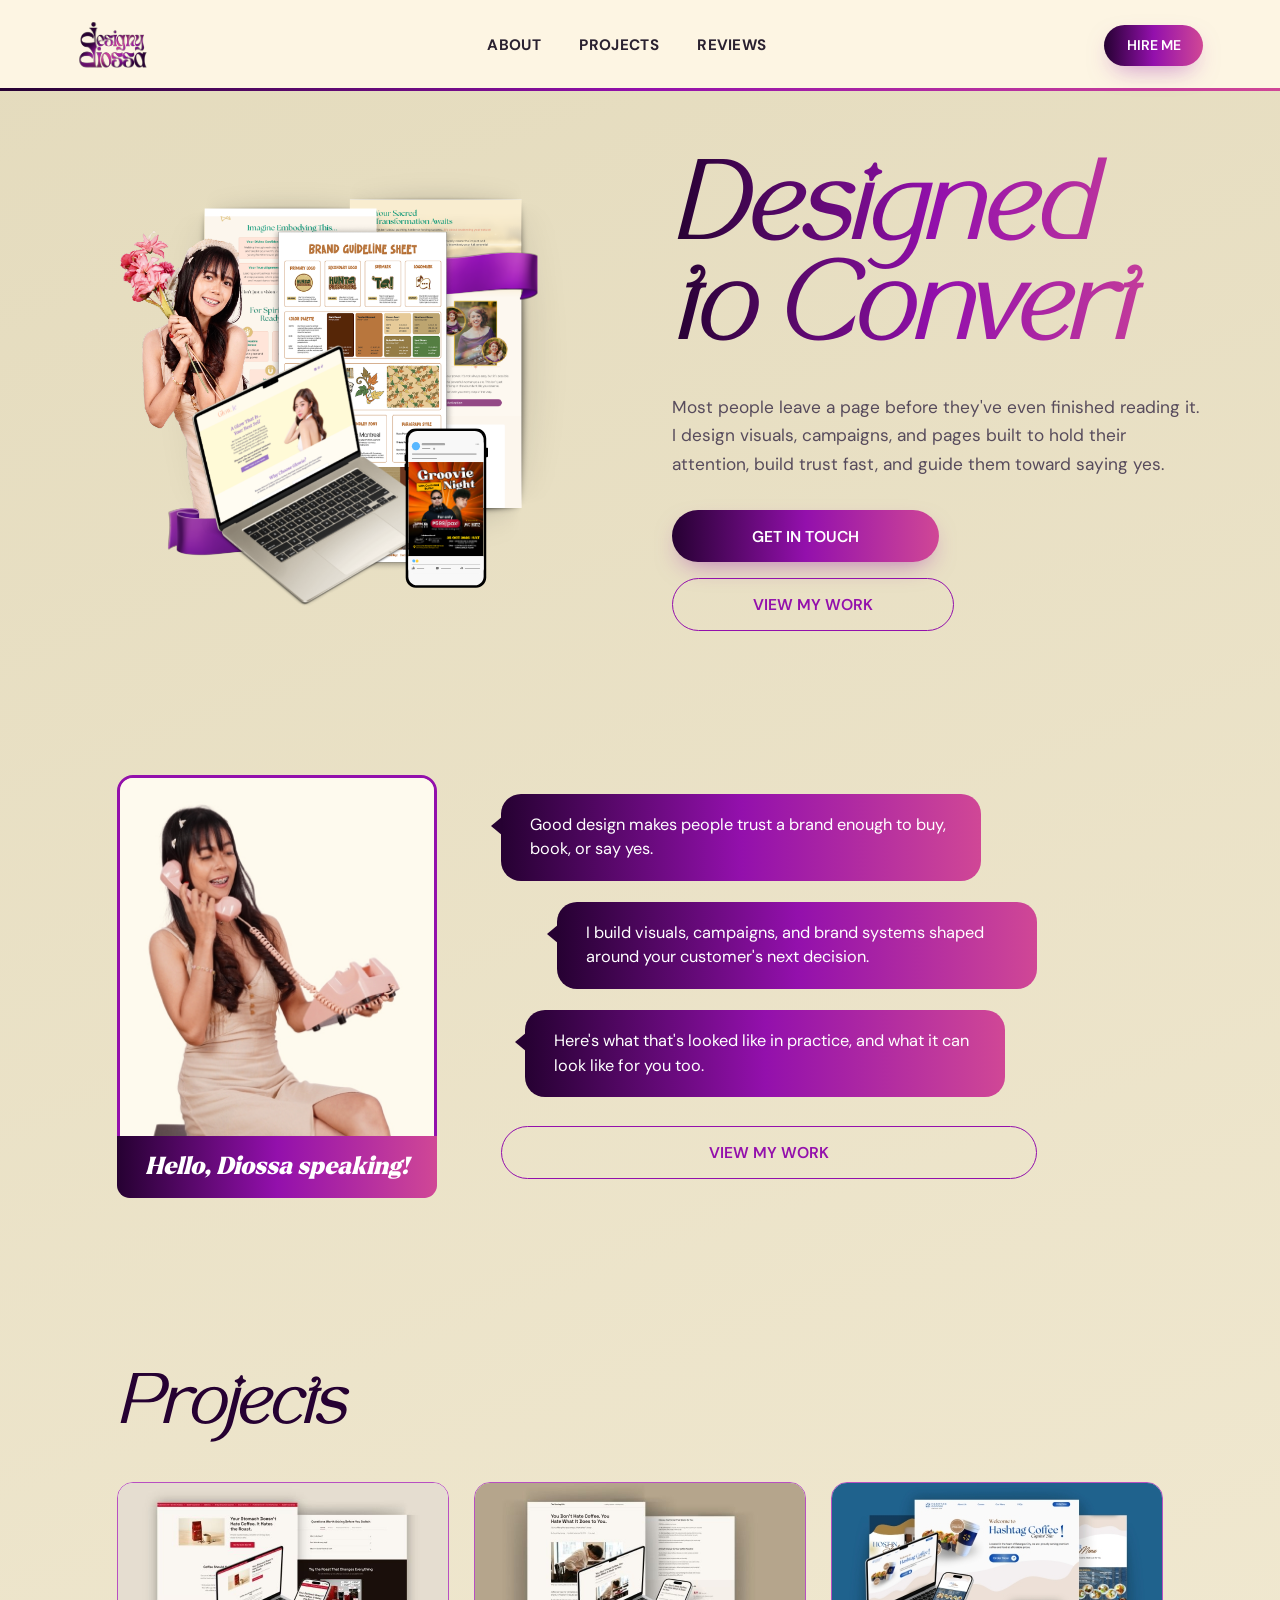
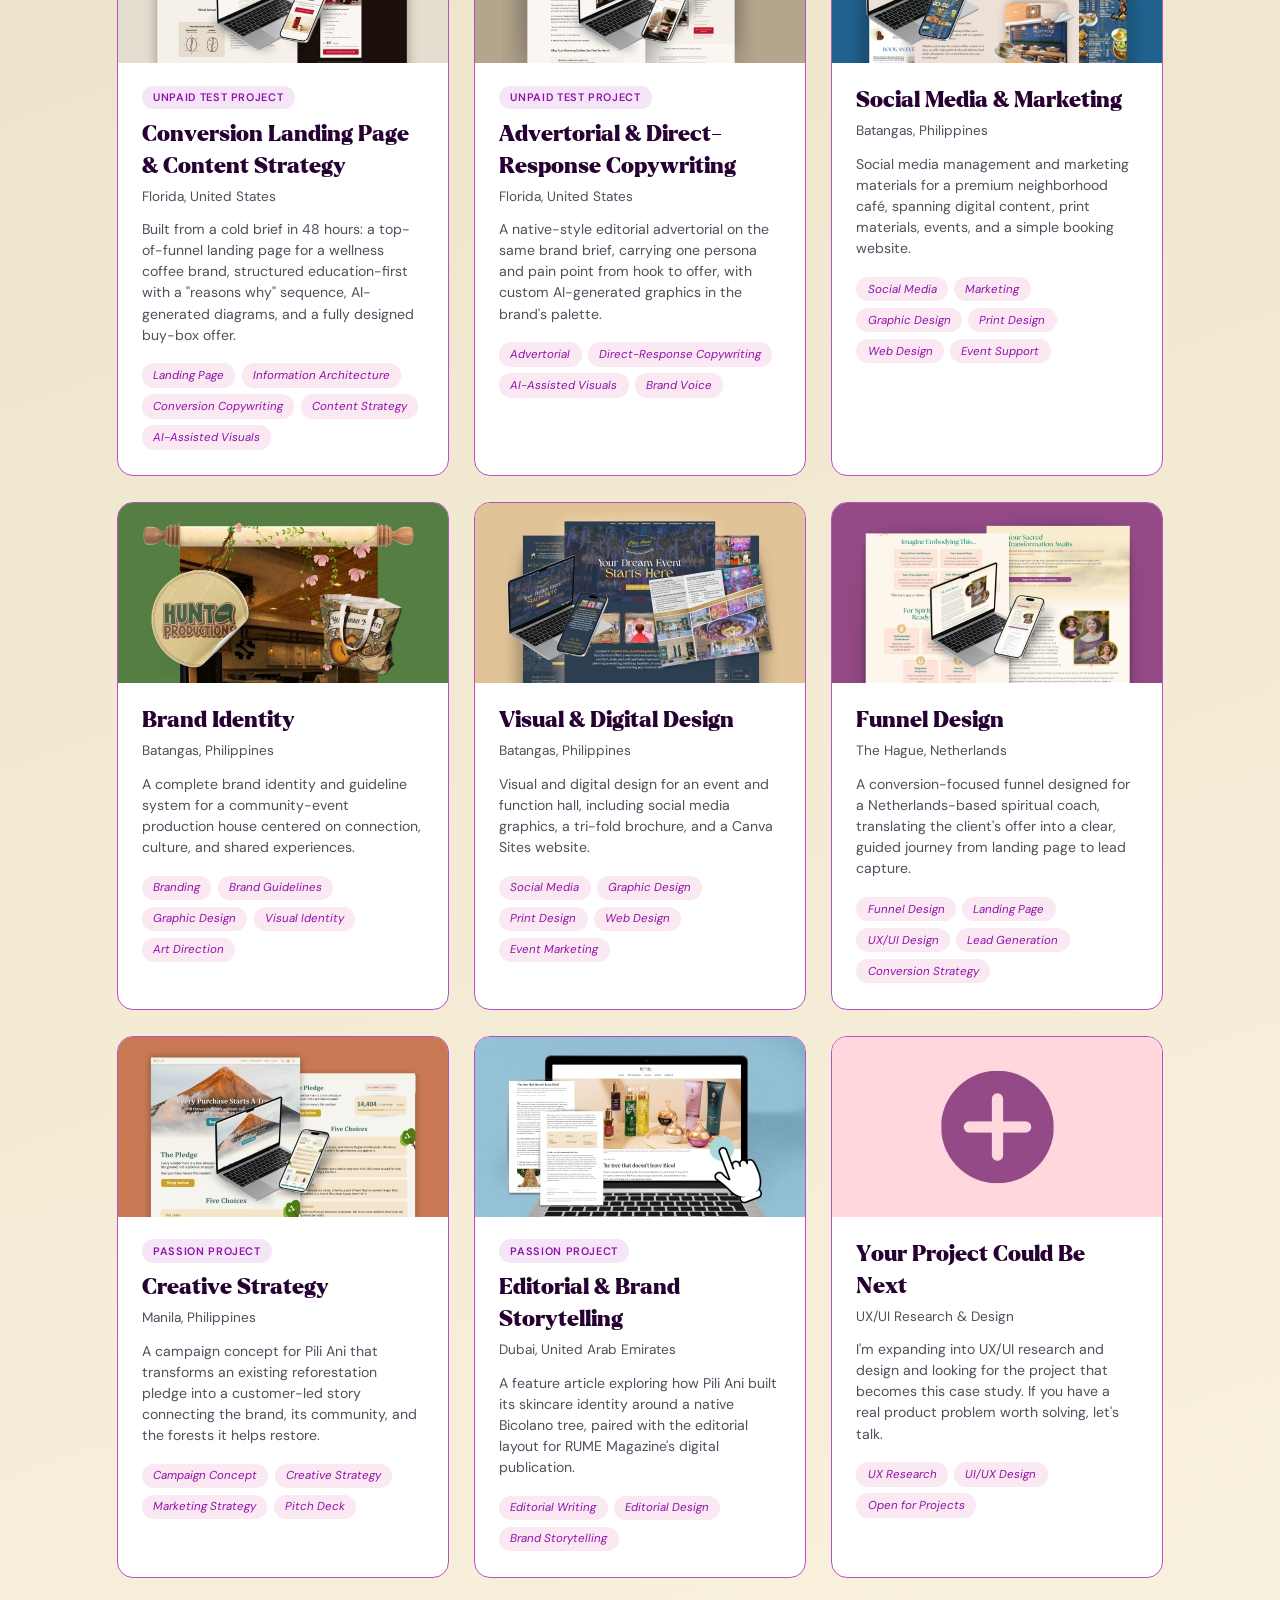
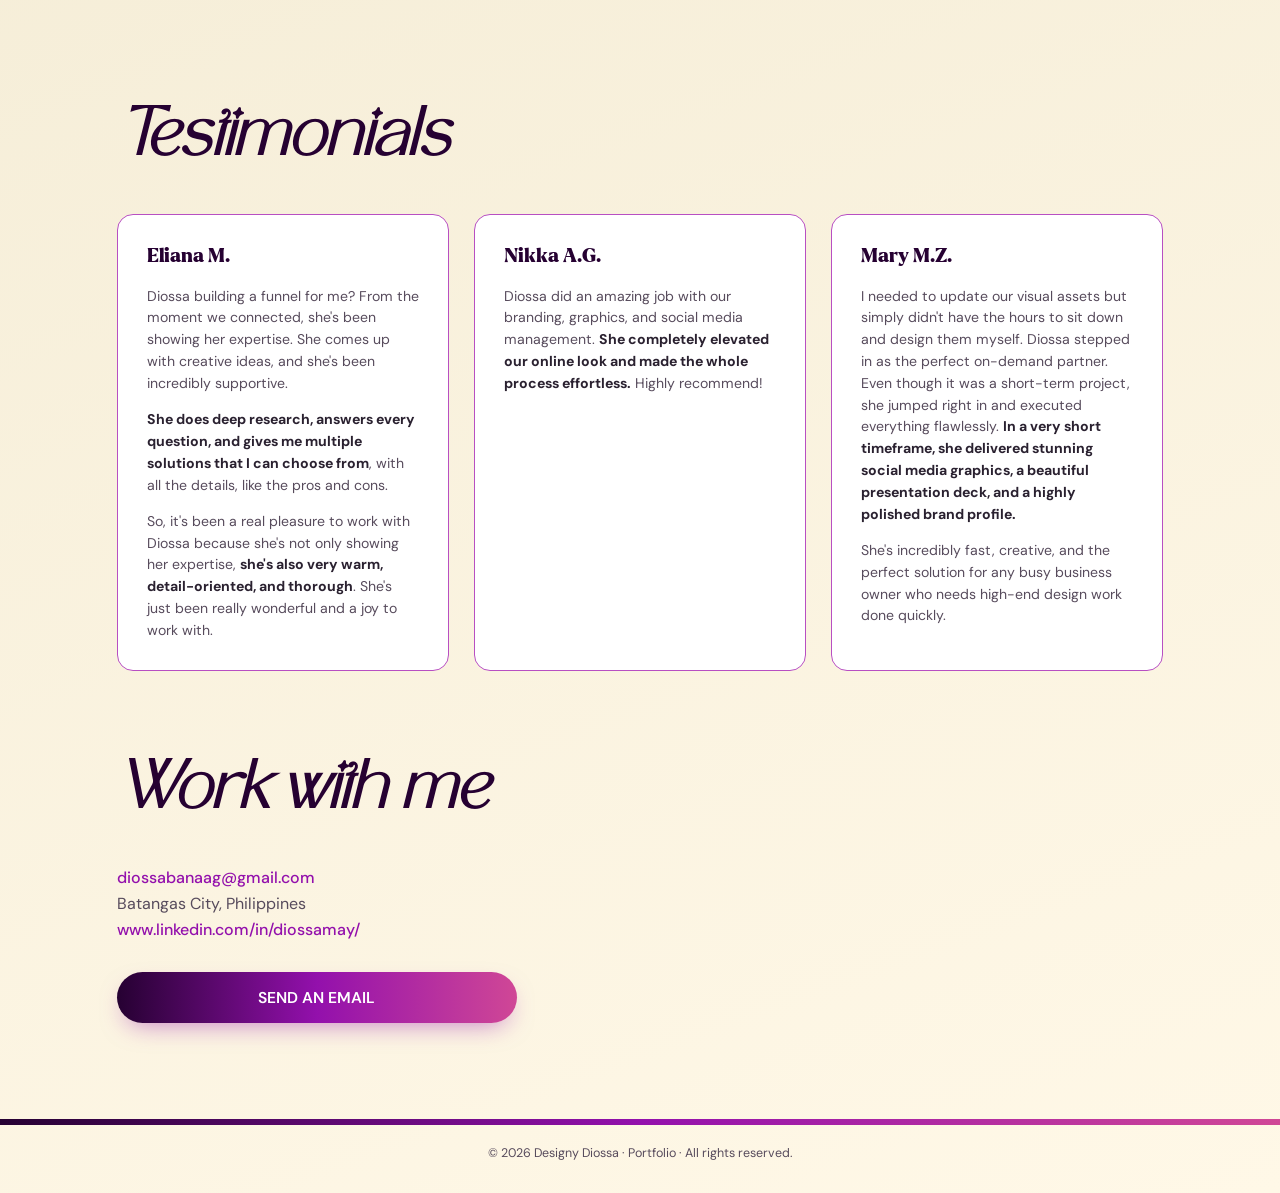
<file: index.html>
<!DOCTYPE html>
<html lang="en">
<head>
<meta charset="UTF-8">
<meta name="viewport" content="width=device-width, initial-scale=1.0">
<title>Designy Diossa Portfolio</title>
<meta name="description" content="Creating engaging visuals, marketing content, and digital experiences that help businesses stand out and connect with their audience.">

<!-- Favicons -->
<link rel="icon" type="image/png" sizes="32x32" href="assets/favicon-32.png">
<link rel="icon" type="image/png" sizes="16x16" href="assets/favicon-16.png">
<link rel="apple-touch-icon" sizes="180x180" href="assets/favicon-180.png">
<link rel="icon" type="image/png" sizes="192x192" href="assets/favicon-192.png">

<link rel="preconnect" href="https://fonts.googleapis.com">
<link rel="preconnect" href="https://fonts.gstatic.com" crossorigin>
<link href="https://fonts.googleapis.com/css2?family=DM+Sans:wght@400;500;600;700&family=Cormorant+Garamond:ital,wght@0,600;1,600&display=swap" rel="stylesheet">
<link rel="stylesheet" href="style.css">
</head>
<body>

<!-- ============ NAV ============ -->
<nav class="nav">
  <div class="nav-inner">
    <a href="#" class="nav-logo"><img src="assets/wordmark_logo.svg" alt="Designy Diossa"></a>
    <div class="nav-links">
      <a href="#about">About</a>
      <a href="#projects">Projects</a>
      <a href="#testimonials">Reviews</a>
    </div>
    <a href="#contact" class="btn btn--gradient btn--small">Hire Me</a>
  </div>
</nav>

<!-- ============ HERO ============ -->
<header class="hero" id="about">
  <div class="hero-visual">
    <img src="assets/hero_collage.svg" alt="Sample of Designy Diossa's design work">
  </div>
  <div class="hero-text">
    <h1>Designed<br>to Convert</h1>
    <p class="hero-sub">Most people leave a page before they've even finished reading it. I design visuals, campaigns, and pages built to hold their attention, build trust fast, and guide them toward saying yes.</p>
    <div class="hero-btns">
      <a href="#contact" class="btn btn--gradient">Get in touch</a>
      <a href="#projects" class="btn btn--outline">View my work</a>
    </div>
  </div>
</header>

<!-- ============ INTRO / SPEECH BUBBLES ============ -->
<section class="intro">
  <div class="intro-photo">
    <img src="assets/avatar_card.jpg" alt="Diossa on a retro phone">
    <p class="intro-caption">Hello, Diossa speaking!</p>
  </div>
  <div class="intro-bubbles">
    <div class="bubble bubble--1"><p>Good design makes people trust a brand enough to buy, book, or say yes.</p></div>
    <div class="bubble bubble--2"><p>I build visuals, campaigns, and brand systems shaped around your customer's next decision.</p></div>
    <div class="bubble bubble--3"><p>Here's what that's looked like in practice, and what it can look like for you too.</p></div>
    <a href="#projects" class="btn btn--outline btn--wide">View my work</a>
  </div>
</section>

<!-- ============ PROJECTS ============ -->
<section class="projects" id="projects">
  <h2 class="section-title">Projects</h2>
 <div class="projects-grid">

  <a class="project-card" href="/zenbean-tofu/" target="_blank" rel="noopener">
    <img src="assets/project7_thumb.jpg" alt="Zenbean landing page thumbnail">
    <div class="project-card-body">
      <span class="passion-tag">Unpaid Test Project</span>
      <h3>Conversion Landing Page &amp; Content Strategy</h3>
      <p class="project-loc">Florida, United States</p>
      <p class="project-desc">Built from a cold brief in 48 hours: a top-of-funnel landing page for a wellness coffee brand, structured education-first with a "reasons why" sequence, AI-generated diagrams, and a fully designed buy-box offer.</p>
      <div class="tag-row">
        <span class="tag">Landing Page</span><span class="tag">Information Architecture</span><span class="tag">Conversion Copywriting</span>
        <span class="tag">Content Strategy</span><span class="tag">AI-Assisted Visuals</span>
      </div>
    </div>
  </a>

  <a class="project-card" href="/zenbean-advertorial/" target="_blank" rel="noopener">
    <img src="assets/project8_thumb.jpg" alt="Zenbean advertorial thumbnail">
    <div class="project-card-body">
      <span class="passion-tag">Unpaid Test Project</span>
      <h3>Advertorial &amp; Direct-Response Copywriting</h3>
      <p class="project-loc">Florida, United States</p>
      <p class="project-desc">A native-style editorial advertorial on the same brand brief, carrying one persona and pain point from hook to offer, with custom AI-generated graphics in the brand's palette.</p>
      <div class="tag-row">
        <span class="tag">Advertorial</span><span class="tag">Direct-Response Copywriting</span>
        <span class="tag">AI-Assisted Visuals</span><span class="tag">Brand Voice</span>
      </div>
    </div>
  </a>

  <a class="project-card" href="/hashtag-coffee-smm/" target="_blank" rel="noopener">
    <img src="assets/project1_thumb.jpg" alt="Social Media & Marketing project thumbnail">
    <div class="project-card-body">
      <h3>Social Media &amp; Marketing</h3>
      <p class="project-loc">Batangas, Philippines</p>
      <p class="project-desc">Social media management and marketing materials for a premium neighborhood caf&eacute;, spanning digital content, print materials, events, and a simple booking website.</p>
      <div class="tag-row">
        <span class="tag">Social Media</span><span class="tag">Marketing</span><span class="tag">Graphic Design</span>
        <span class="tag">Print Design</span><span class="tag">Web Design</span><span class="tag">Event Support</span>
      </div>
    </div>
  </a>

  <a class="project-card" href="/hunta-branding/" target="_blank" rel="noopener">
    <img src="assets/project2_thumb.jpg" alt="Brand Identity project thumbnail">
    <div class="project-card-body">
      <h3>Brand Identity</h3>
      <p class="project-loc">Batangas, Philippines</p>
      <p class="project-desc">A complete brand identity and guideline system for a community-event production house centered on connection, culture, and shared experiences.</p>
      <div class="tag-row">
        <span class="tag">Branding</span><span class="tag">Brand Guidelines</span><span class="tag">Graphic Design</span>
        <span class="tag">Visual Identity</span><span class="tag">Art Direction</span>
      </div>
    </div>
  </a>

  <a class="project-card" href="/chez-amis-smm/" target="_blank" rel="noopener">
    <img src="assets/project3_thumb.jpg" alt="Visual & Digital Design project thumbnail">
    <div class="project-card-body">
      <h3>Visual &amp; Digital Design</h3>
      <p class="project-loc">Batangas, Philippines</p>
      <p class="project-desc">Visual and digital design for an event and function hall, including social media graphics, a tri-fold brochure, and a Canva Sites website.</p>
      <div class="tag-row">
        <span class="tag">Social Media</span><span class="tag">Graphic Design</span><span class="tag">Print Design</span>
        <span class="tag">Web Design</span><span class="tag">Event Marketing</span>
      </div>
    </div>
  </a>

  <a class="project-card" href="/alchemy-of-unity-funnels/" target="_blank" rel="noopener">
    <img src="assets/project4_thumb.jpg" alt="Funnel Design project thumbnail">
    <div class="project-card-body">
      <h3>Funnel Design</h3>
      <p class="project-loc">The Hague, Netherlands</p>
      <p class="project-desc">A conversion-focused funnel designed for a Netherlands-based spiritual coach, translating the client's offer into a clear, guided journey from landing page to lead capture.</p>
      <div class="tag-row">
        <span class="tag">Funnel Design</span><span class="tag">Landing Page</span><span class="tag">UX/UI Design</span>
        <span class="tag">Lead Generation</span><span class="tag">Conversion Strategy</span>
      </div>
    </div>
  </a>

  <a class="project-card" href="/pili-ani-pitch/" target="_blank" rel="noopener">
    <img src="assets/project5_thumb.jpg" alt="Creative Strategy project thumbnail">
    <div class="project-card-body">
      <span class="passion-tag">Passion Project</span>
      <h3>Creative Strategy</h3>
      <p class="project-loc">Manila, Philippines</p>
      <p class="project-desc">A campaign concept for Pili Ani that transforms an existing reforestation pledge into a customer-led story connecting the brand, its community, and the forests it helps restore.</p>
      <div class="tag-row">
        <span class="tag">Campaign Concept</span><span class="tag">Creative Strategy</span>
        <span class="tag">Marketing Strategy</span><span class="tag">Pitch Deck</span>
      </div>
    </div>
  </a>

  <a class="project-card" href="/rume-editorial/" target="_blank" rel="noopener">
    <img src="assets/project6_thumb.jpg" alt="Editorial & Brand Storytelling project thumbnail">
    <div class="project-card-body">
      <span class="passion-tag">Passion Project</span>
      <h3>Editorial &amp; Brand Storytelling</h3>
      <p class="project-loc">Dubai, United Arab Emirates</p>
      <p class="project-desc">A feature article exploring how Pili Ani built its skincare identity around a native Bicolano tree, paired with the editorial layout for RUME Magazine's digital publication.</p>
      <div class="tag-row">
        <span class="tag">Editorial Writing</span><span class="tag">Editorial Design</span><span class="tag">Brand Storytelling</span>
      </div>
    </div>
  </a>

  <a class="project-card" href="#contact">
    <img src="assets/project9_thumb.jpg" alt="Open project slot">
    <div class="project-card-body">
      <h3>Your Project Could Be Next</h3>
      <p class="project-loc">UX/UI Research &amp; Design</p>
      <p class="project-desc">I'm expanding into UX/UI research and design and looking for the project that becomes this case study. If you have a real product problem worth solving, let's talk.</p>
      <div class="tag-row">
        <span class="tag">UX Research</span><span class="tag">UI/UX Design</span><span class="tag">Open for Projects</span>
      </div>
    </div>
  </a>

</div>
</section>

<!-- ============ TESTIMONIALS ============ -->
<section class="testimonials" id="testimonials">
  <h2 class="section-title">Testimonials</h2>
  <div class="testimonials-grid">

    <div class="testimonial-card">
      <h4>Eliana M.</h4>
      <p>Diossa building a funnel for me? From the moment we connected, she's been showing her expertise. She comes up with creative ideas, and she's been incredibly supportive.</p>
      <p><strong>She does deep research, answers every question, and gives me multiple solutions that I can choose from</strong>, with all the details, like the pros and cons.</p>
      <p>So, it's been a real pleasure to work with Diossa because she's not only showing her expertise, <strong>she's also very warm, detail-oriented, and thorough</strong>. She's just been really wonderful and a joy to work with.</p>
    </div>

    <div class="testimonial-card">
      <h4>Nikka A.G.</h4>
      <p>Diossa did an amazing job with our branding, graphics, and social media management. <strong>She completely elevated our online look and made the whole process effortless.</strong> Highly recommend!</p>
    </div>

    <div class="testimonial-card">
      <h4>Mary M.Z.</h4>
      <p>I needed to update our visual assets but simply didn't have the hours to sit down and design them myself. Diossa stepped in as the perfect on-demand partner. Even though it was a short-term project, she jumped right in and executed everything flawlessly. <strong>In a very short timeframe, she delivered stunning social media graphics, a beautiful presentation deck, and a highly polished brand profile.</strong></p>
      <p>She's incredibly fast, creative, and the perfect solution for any busy business owner who needs high-end design work done quickly.</p>
    </div>

  </div>
</section>

<!-- ============ CONTACT ============ -->
<section class="contact" id="contact">
  <h2 class="section-title">Work with me</h2>
  <div class="contact-info">
    <p><a href="mailto:diossabanaag@gmail.com">diossabanaag@gmail.com</a></p>
    <p>Batangas City, Philippines</p>
    <p><a href="https://www.linkedin.com/in/diossamay/" target="_blank" rel="noopener">www.linkedin.com/in/diossamay/</a></p>
  </div>
  <a href="mailto:diossabanaag@gmail.com" class="btn btn--gradient btn--wide">Send an Email</a>
</section>

<footer class="site-footer">
  <div class="footer-bar"></div>
  <p>&copy; 2026 Designy Diossa &middot; Portfolio &middot; All rights reserved.</p>
</footer>

<script src="script.js"></script>
</body>
</html>
</file>
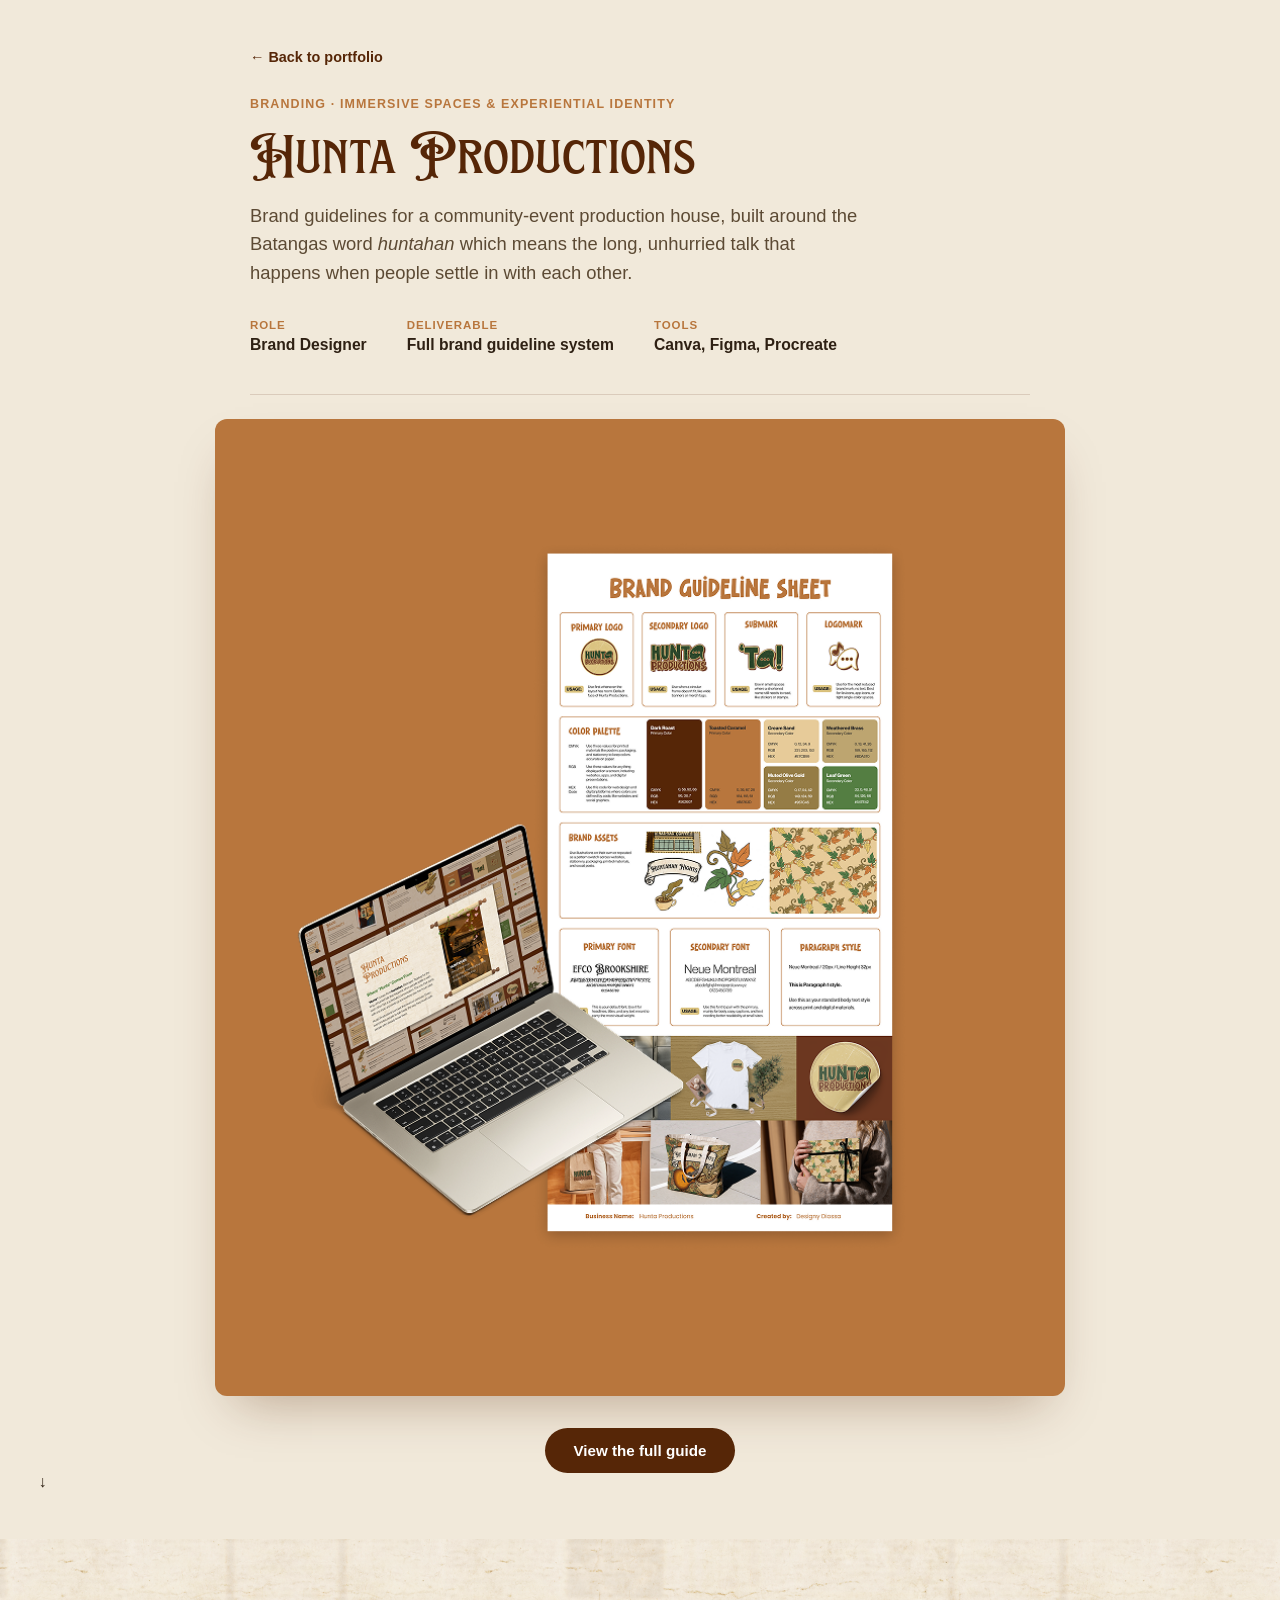
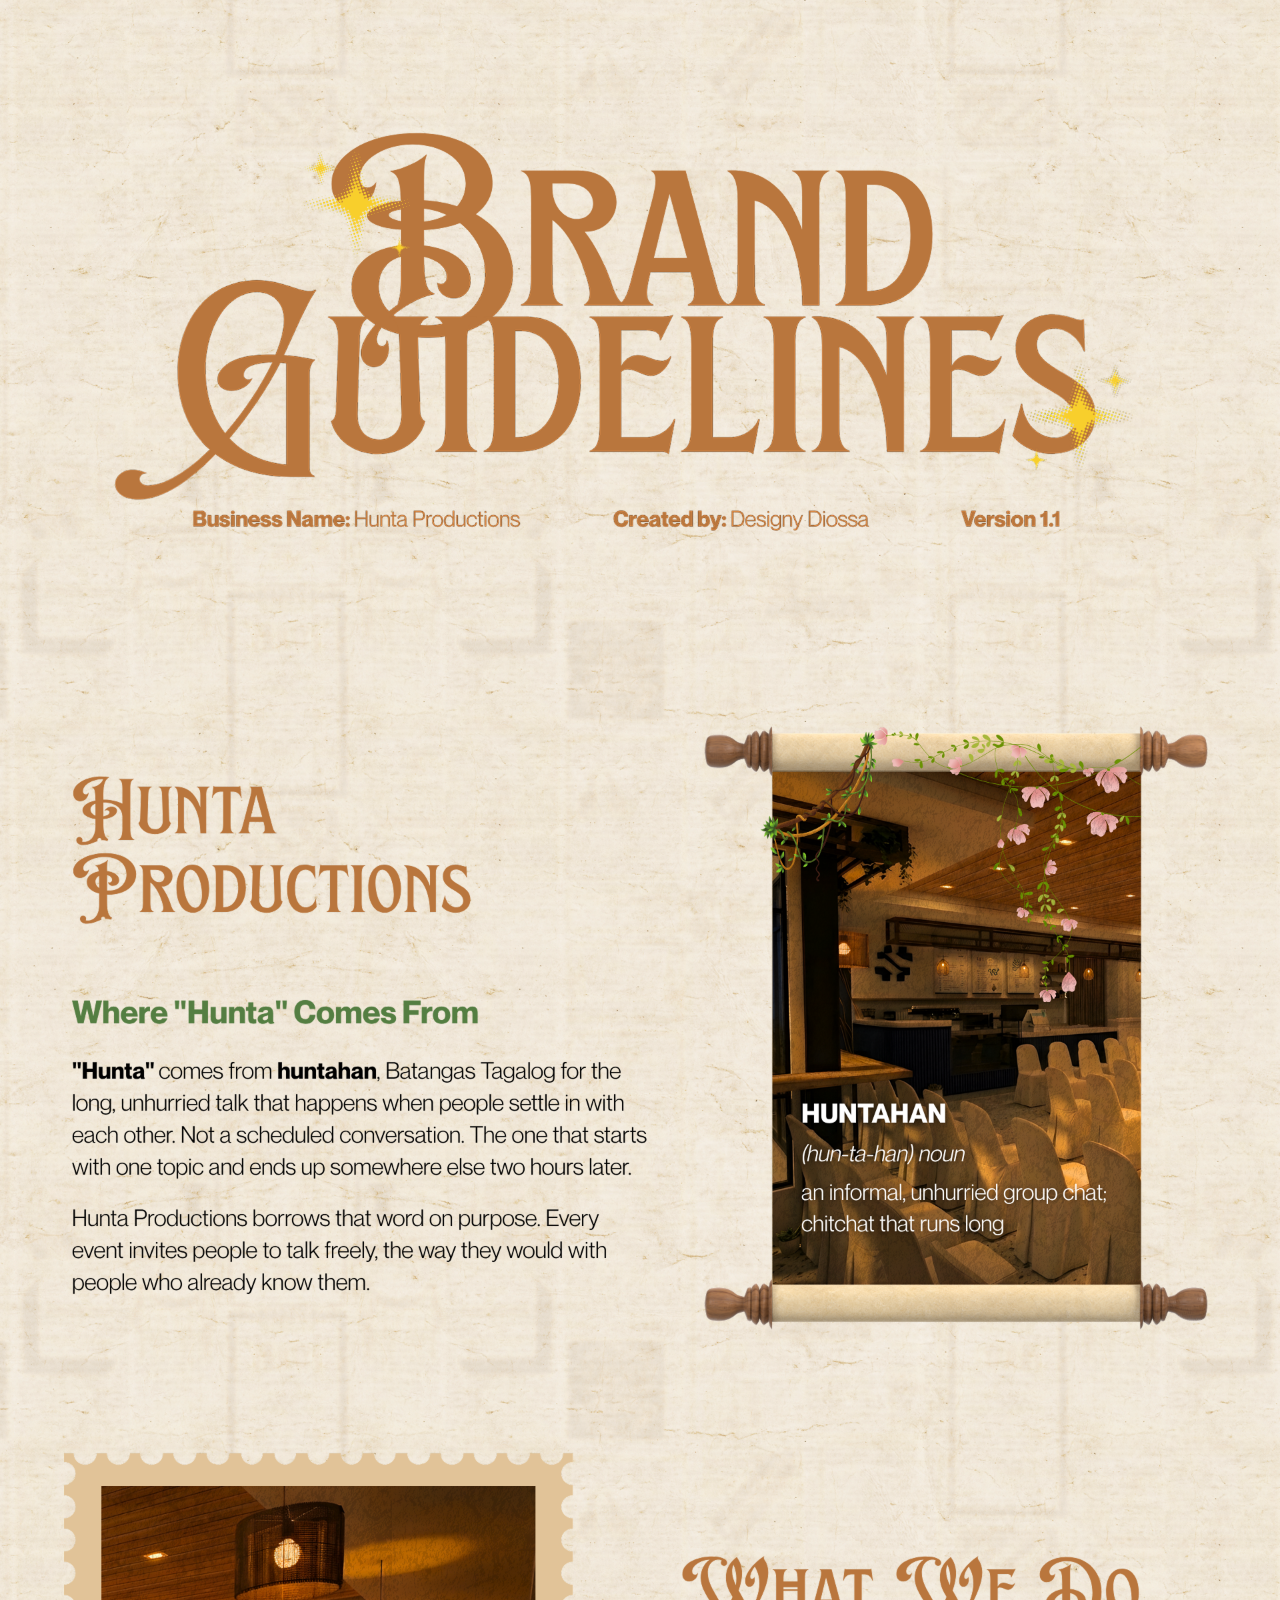
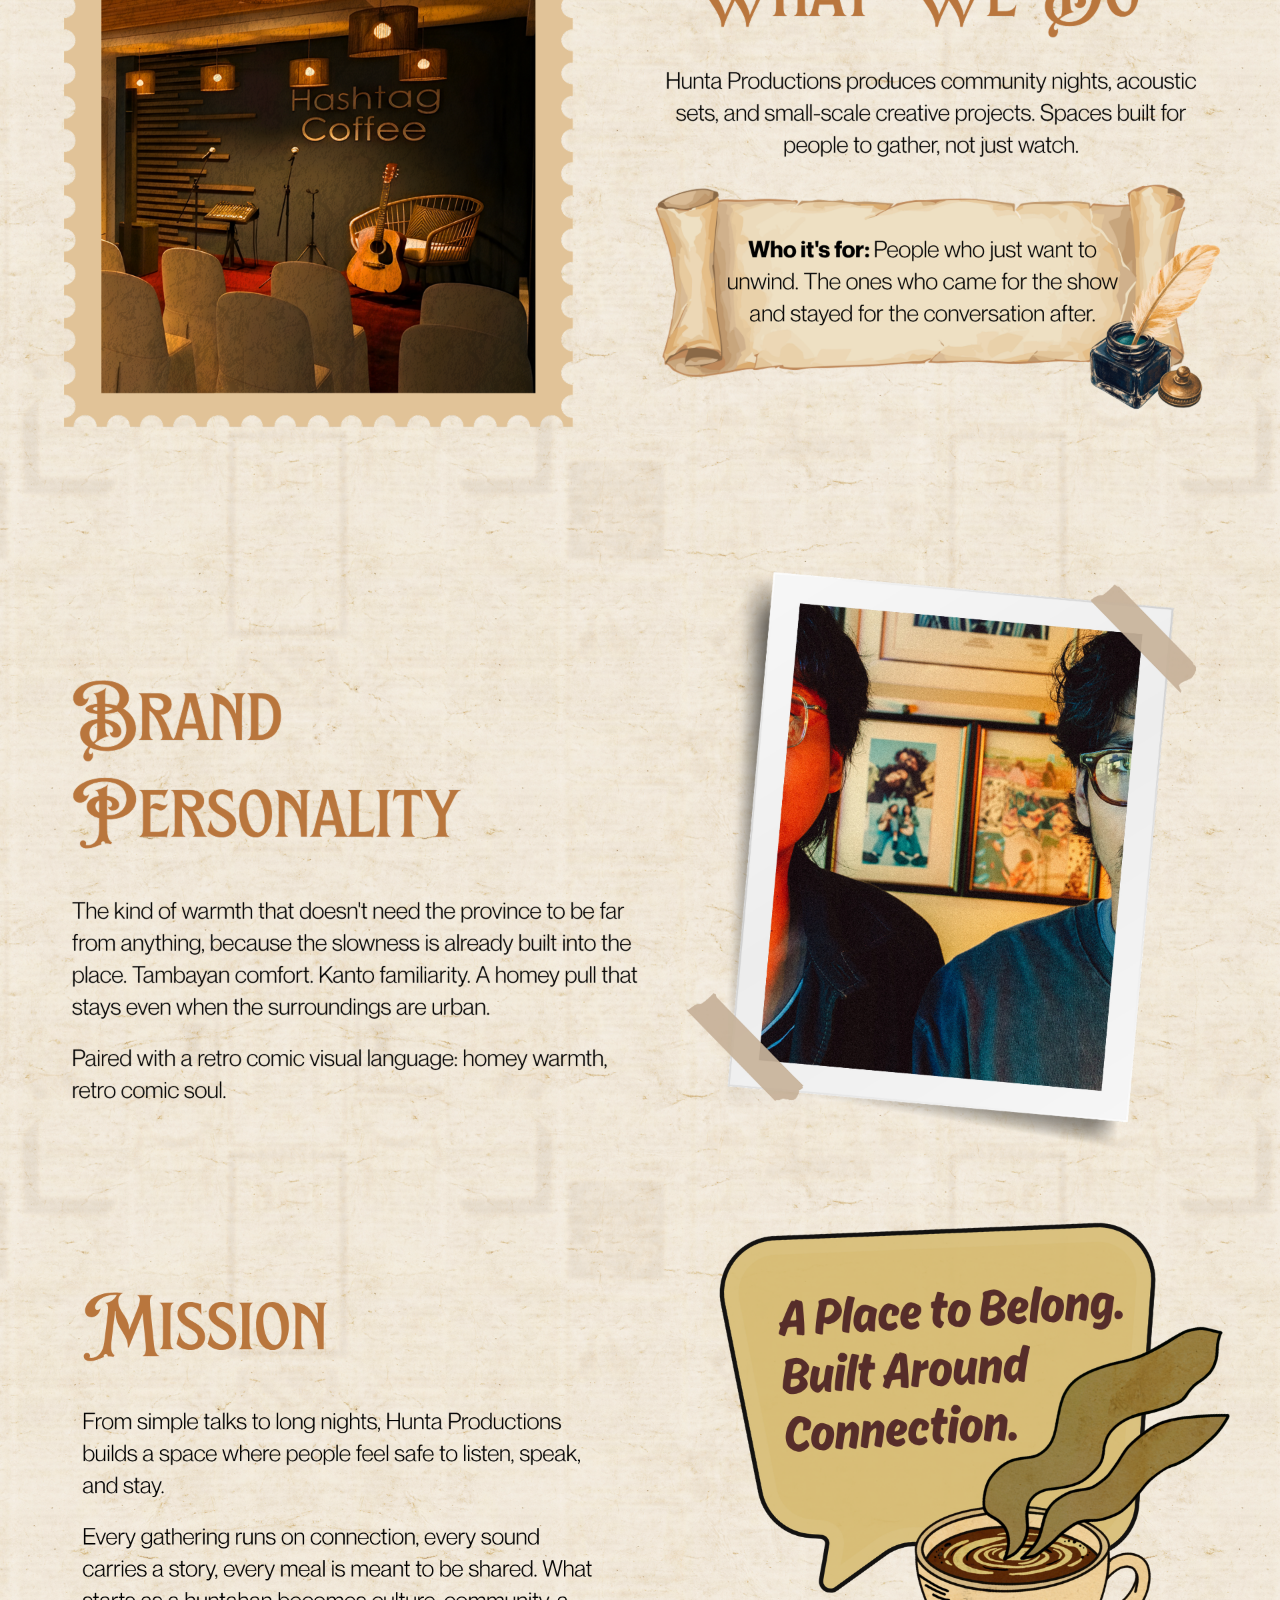
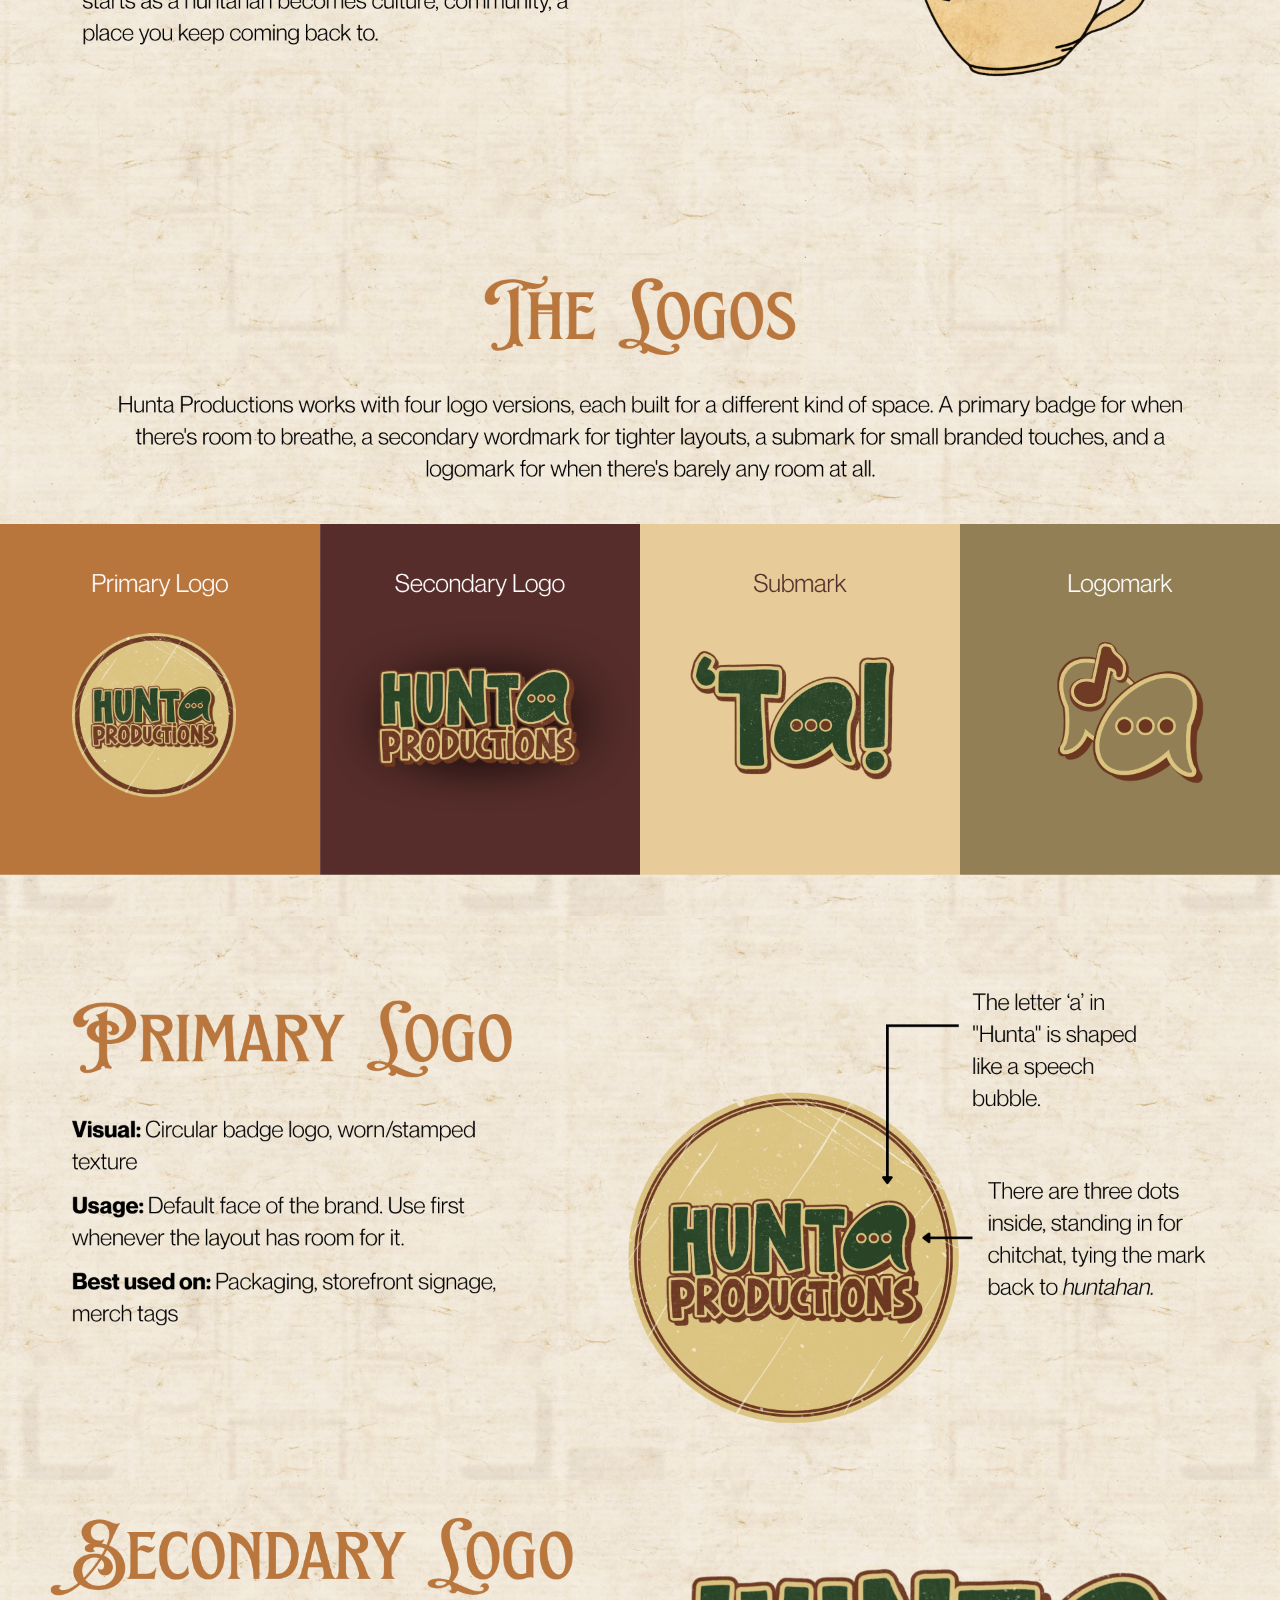
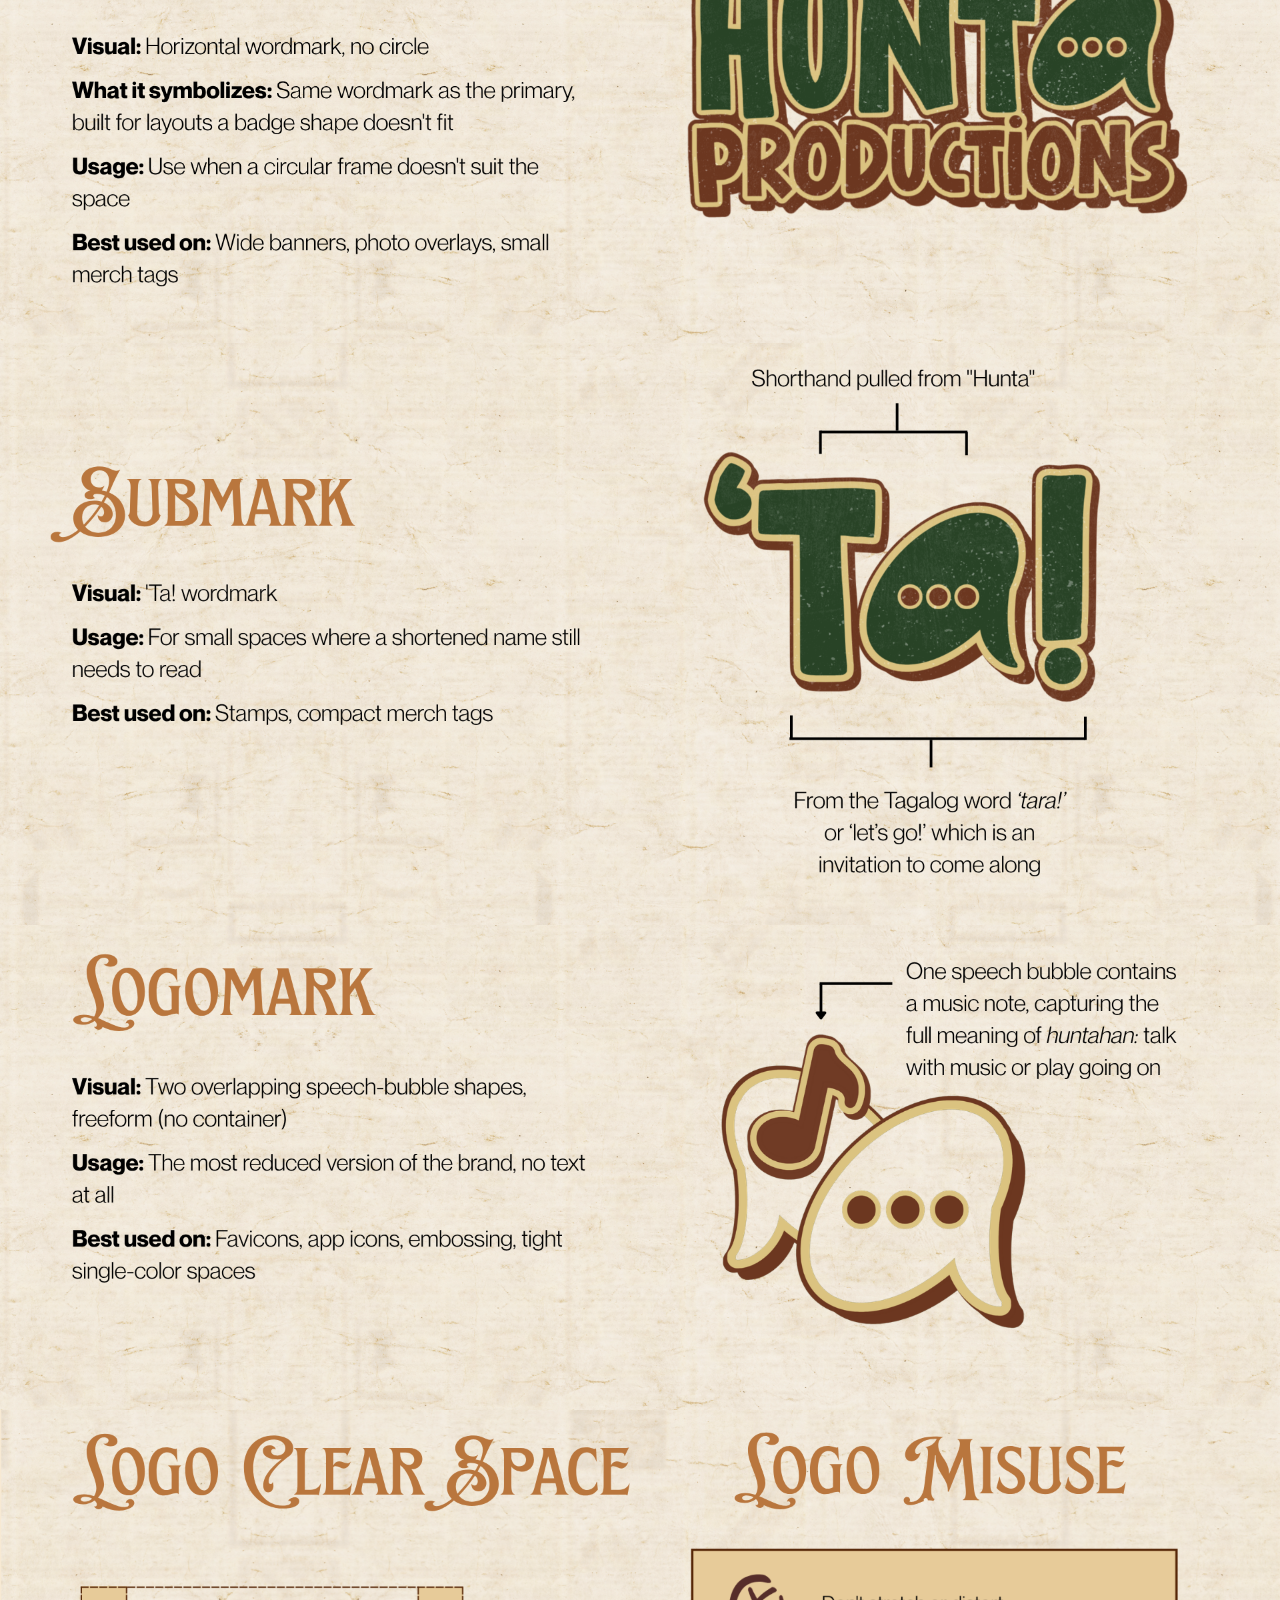
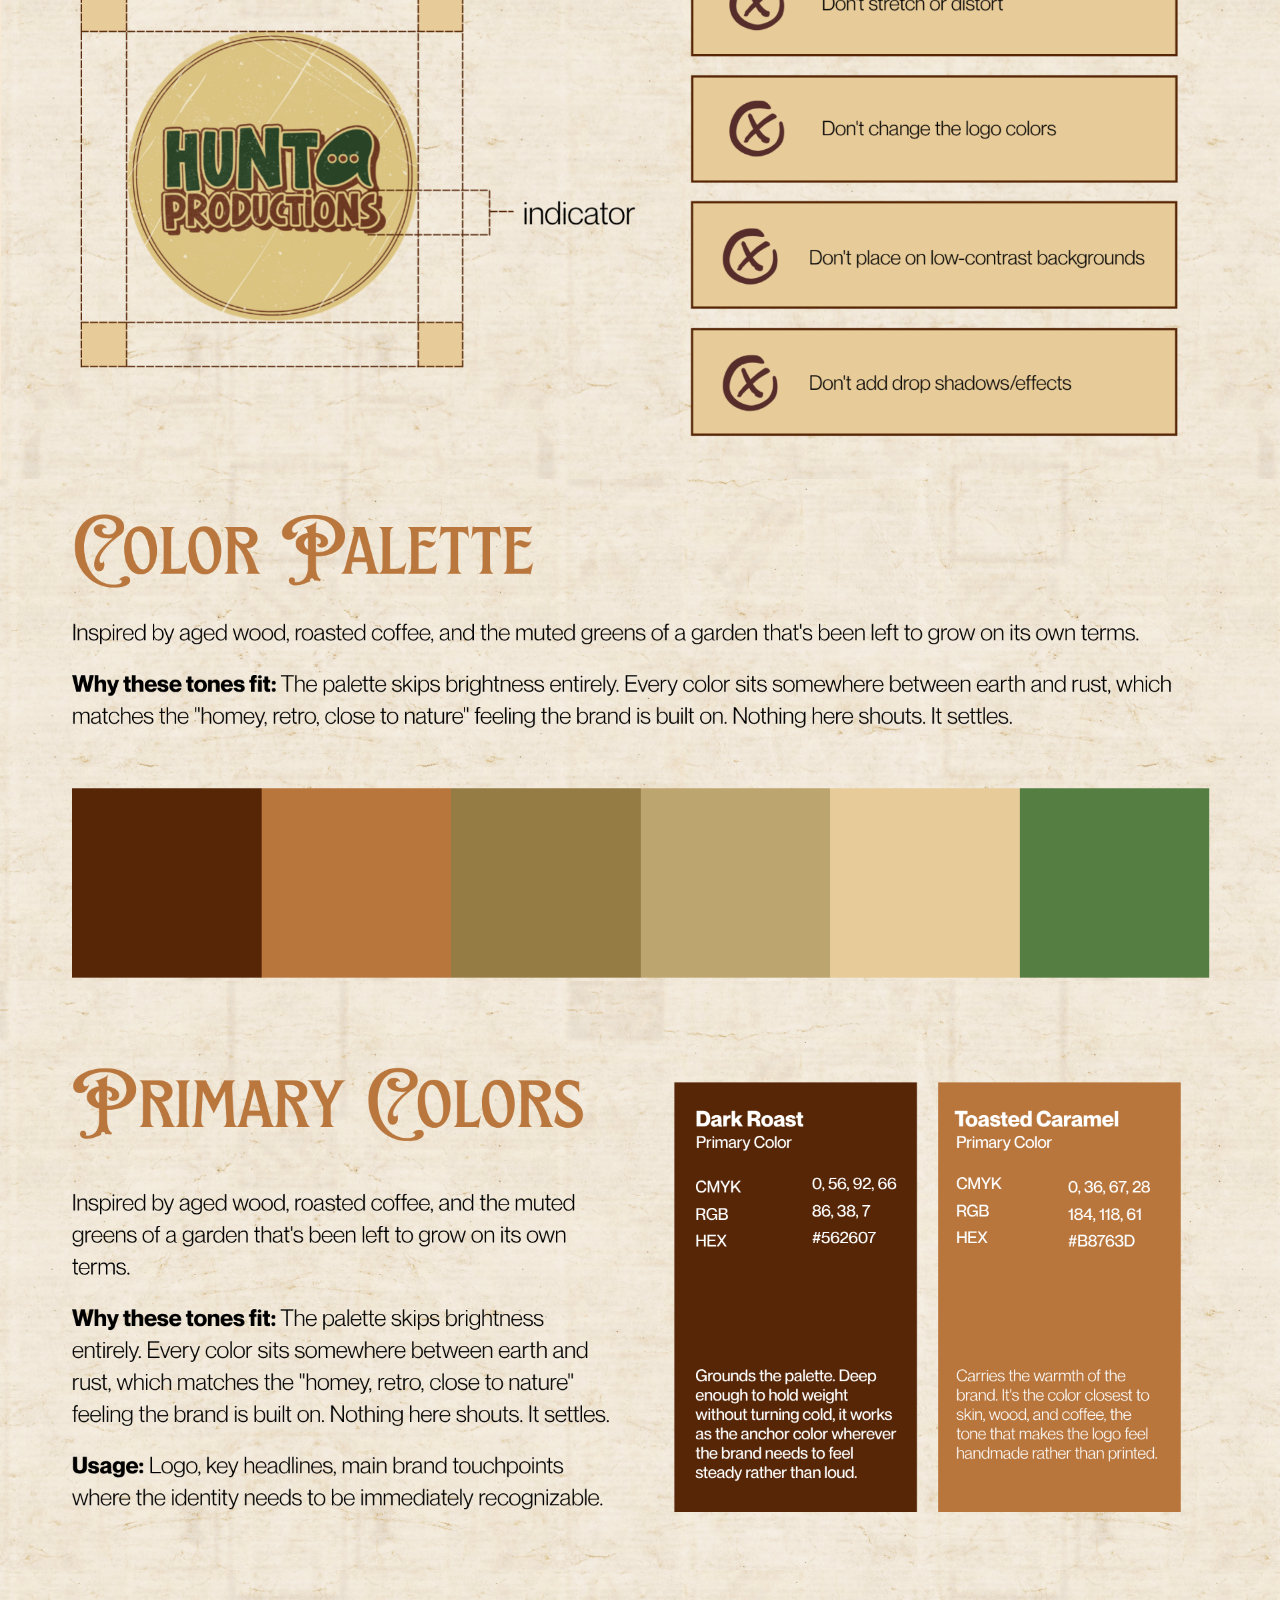
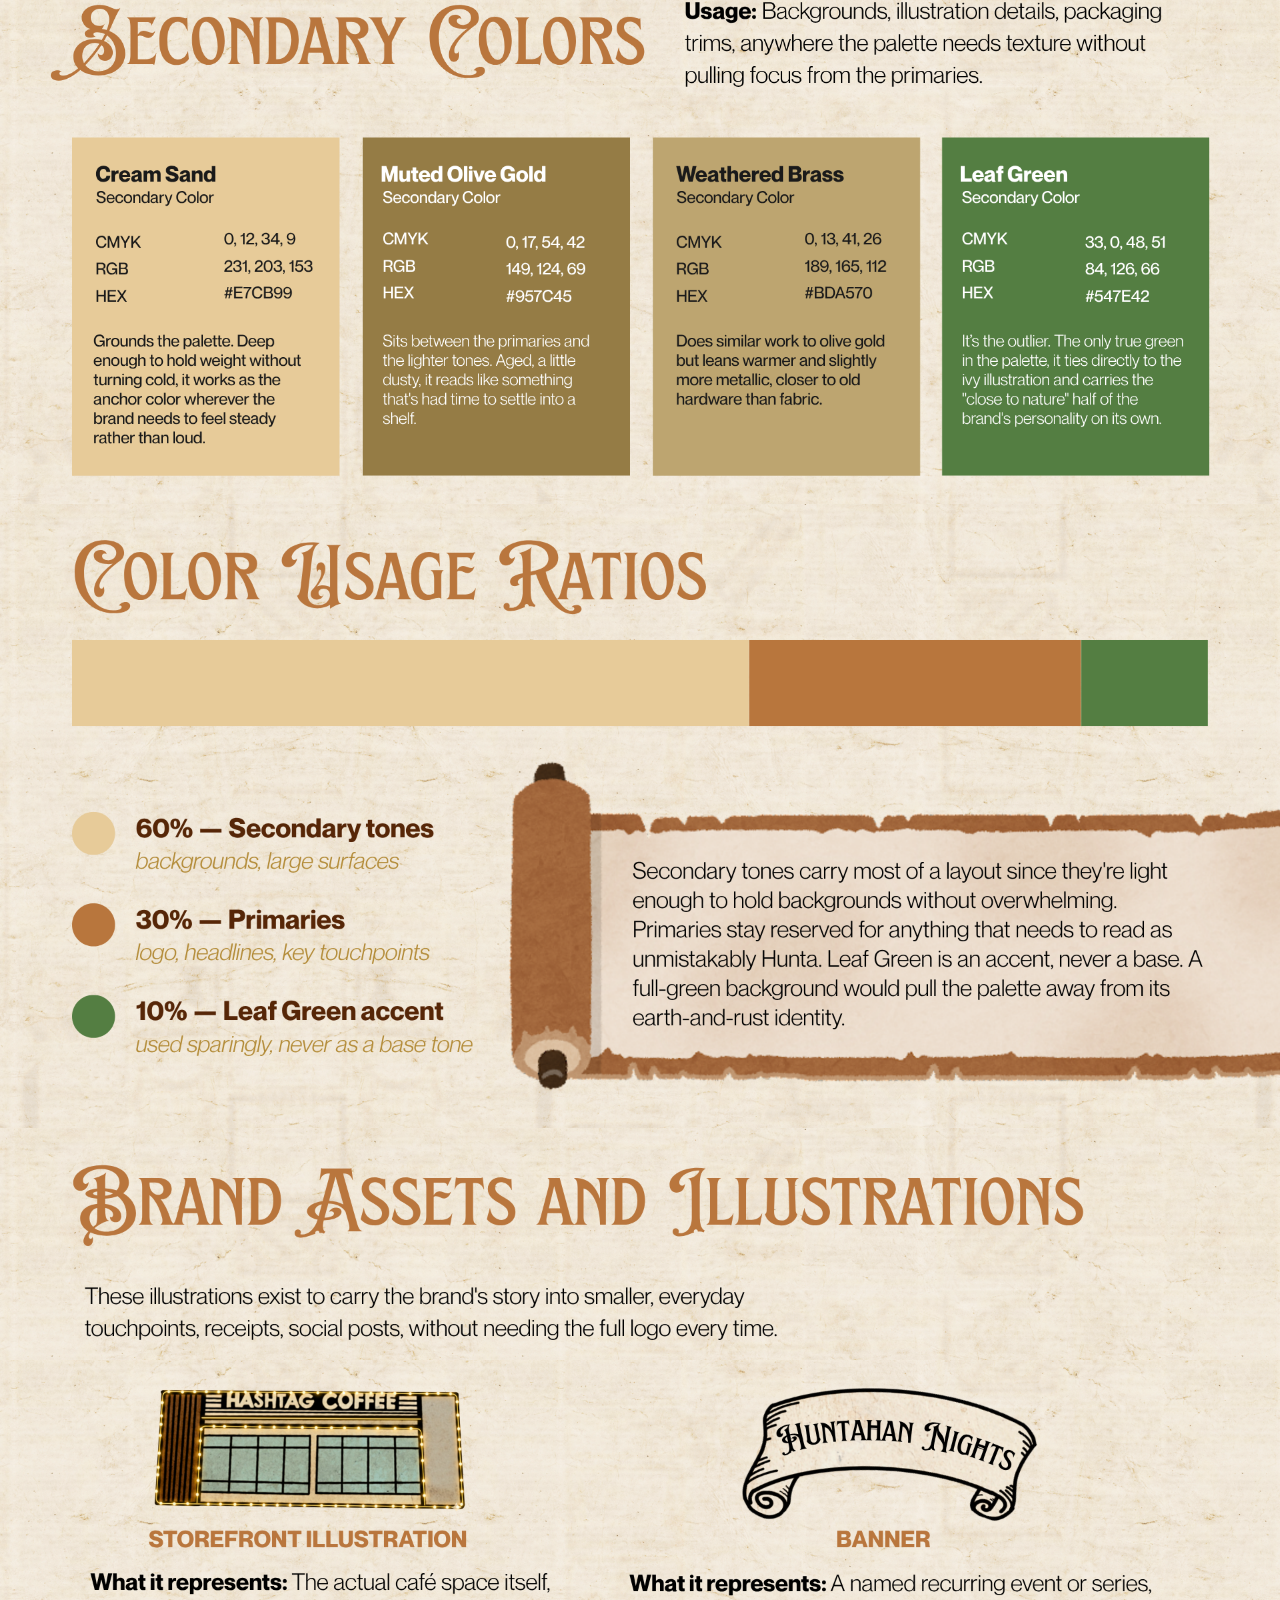
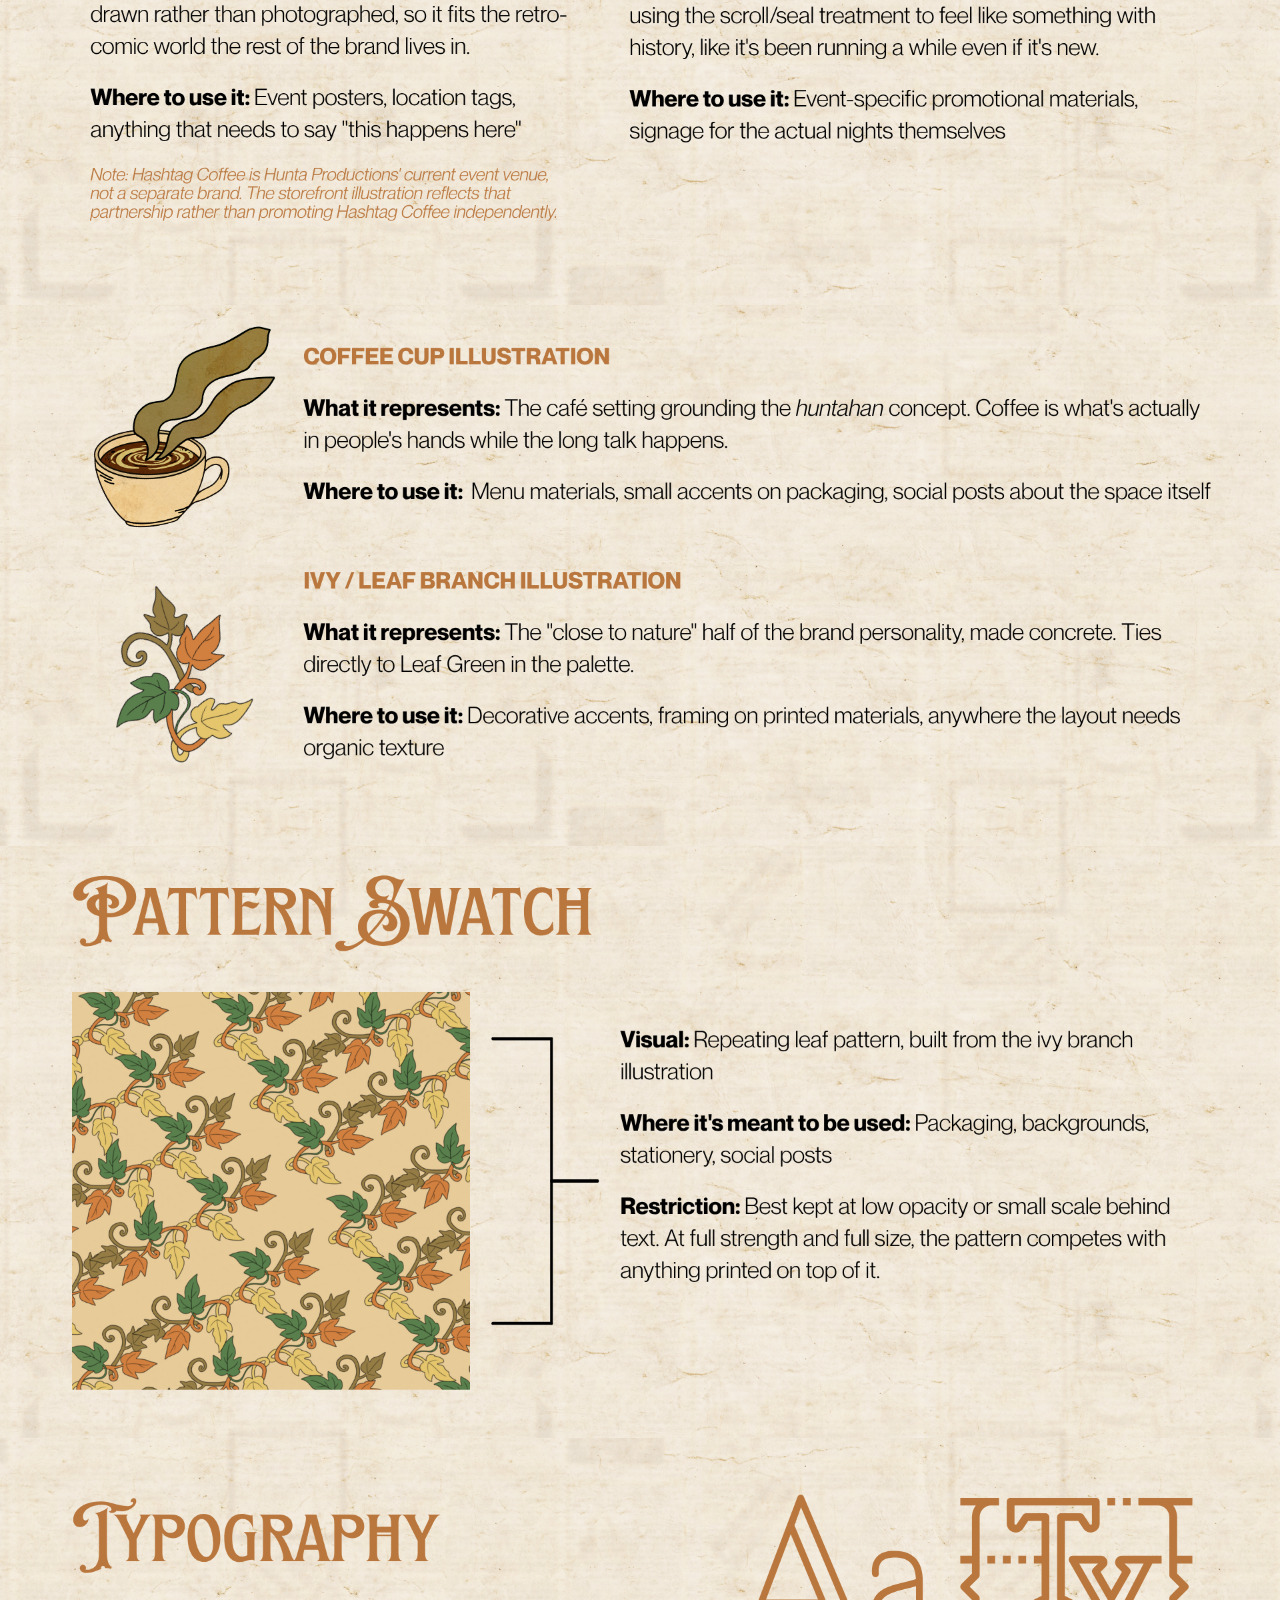
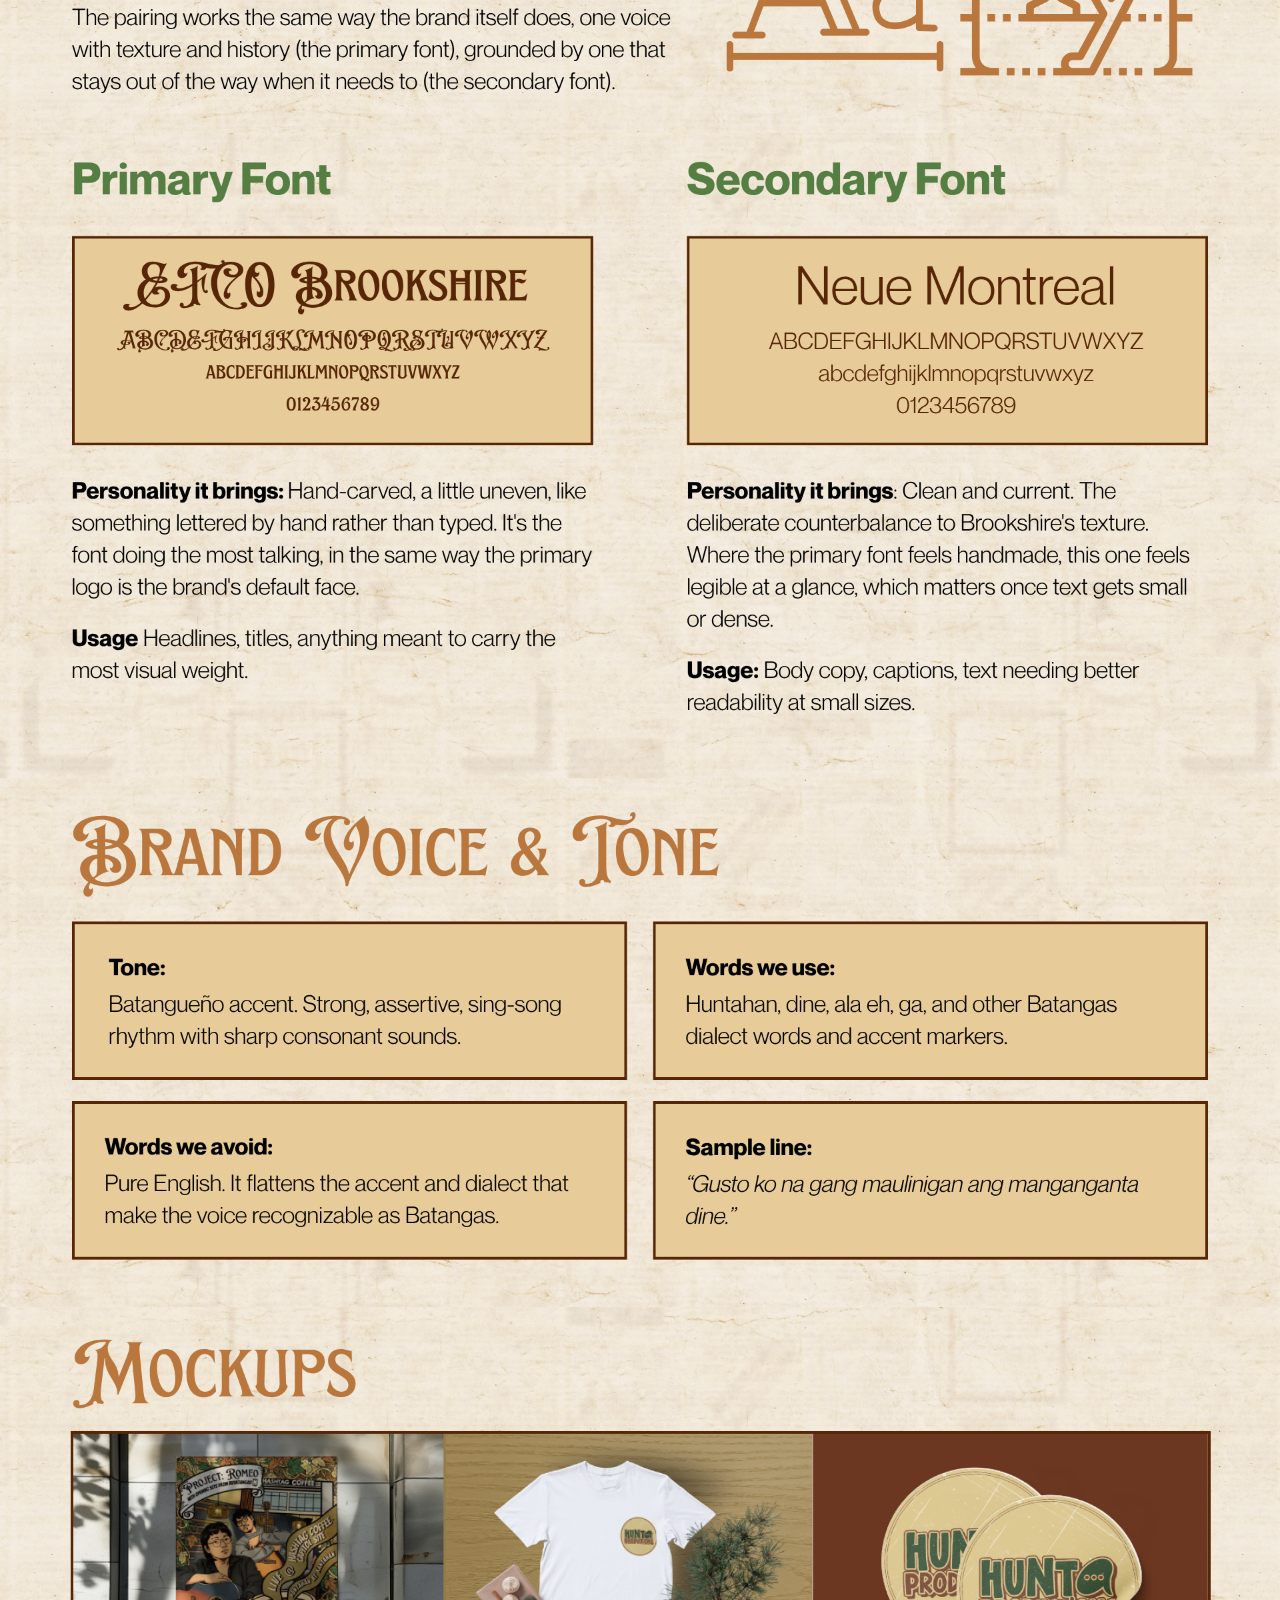
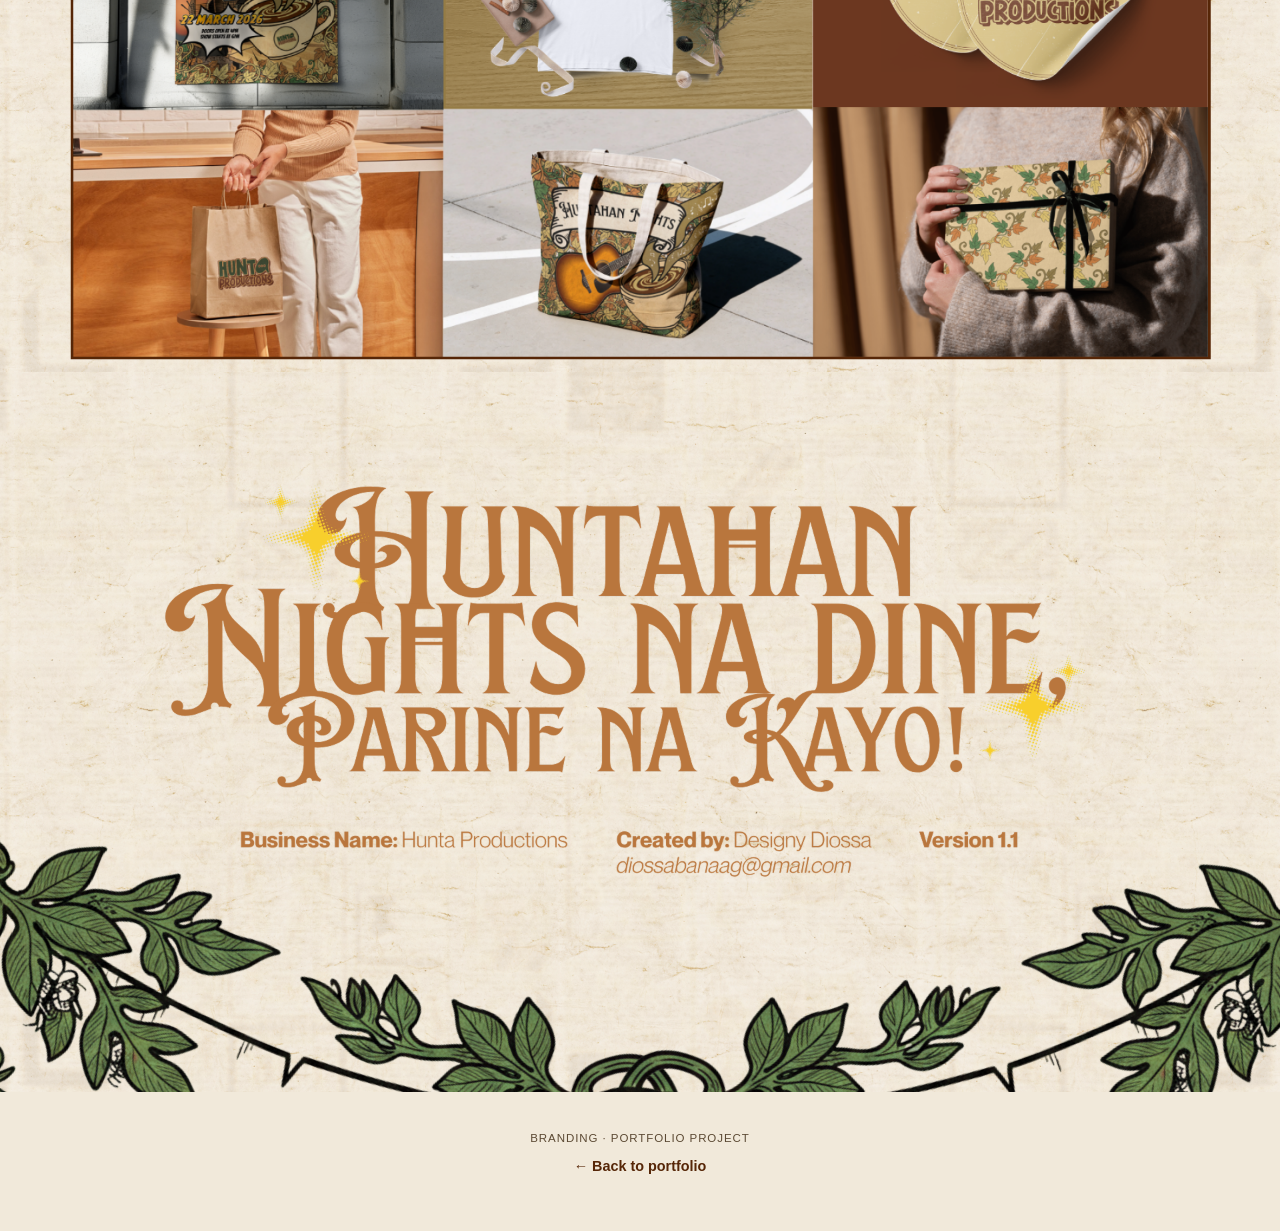
<file: hunta-branding/index.html>
<!DOCTYPE html>
<html lang="en">

<head>

  <meta charset="UTF-8">

  <meta
    name="viewport"
    content="width=device-width, initial-scale=1.0"
  >

  <title>
    Hunta Productions | Designy Diossa
  </title>

  <meta
    name="description"
    content="Brand identity and guidelines for Hunta Productions."
  >

  <link
    rel="stylesheet"
    href="style.css"
  >
<link rel="icon" type="image/png" sizes="32x32" href="../assets/favicon-32.png">
<link rel="icon" type="image/png" sizes="16x16" href="../assets/favicon-16.png">
<link rel="apple-touch-icon" sizes="180x180" href="../assets/favicon-180.png">
<link rel="icon" type="image/png" sizes="192x192" href="../assets/favicon-192.png"></head>


<body>


  <!-- =====================================================
       CASE STUDY INTRO
       ===================================================== -->

  <header class="case-header">

    <div class="case-header-inner">


      <!-- BACK TO PORTFOLIO -->

      <a
        href="/"
        class="back-link"
      >
        ← Back to portfolio
      </a>


      <!-- CATEGORY -->

      <p class="eyebrow">
        Branding · Immersive Spaces &amp; Experiential Identity
      </p>


      <!-- TITLE -->

      <h1>
        Hunta Productions
      </h1>


      <!-- DESCRIPTION -->

      <p class="subtitle">
        Brand guidelines for a community-event production house,
        built around the Batangas word <em>huntahan</em> which means
        the long, unhurried talk that happens when people
        settle in with each other.
      </p>


      <!-- PROJECT INFORMATION -->

      <div class="meta-row">


        <div class="meta-item">

          <span>
            Role
          </span>

          Brand Designer

        </div>


        <div class="meta-item">

          <span>
            Deliverable
          </span>

          Full brand guideline system

        </div>


        <div class="meta-item">

          <span>
            Tools
          </span>

          Canva, Figma, Procreate

        </div>


      </div>


    </div>

  </header>



  <!-- =====================================================
       PREVIEW
       ===================================================== -->

  <section class="preview-section">


    <div class="preview-image">

      <img
  src="assets/guide/preview.png"
  alt="Hunta Productions brand guideline preview"
>

    </div>


    <!-- VIEW FULL GUIDE BUTTON -->

   <a href="#full-guide" class="view-guide-btn">
  View the full guide
</a>

      <span
        class="arrow"
        aria-hidden="true"
      >
        ↓
      </span>

    </a>


  </section>



  <!-- =========================================================
     FULL BRAND GUIDELINE
     ========================================================= -->

<div class="guide" id="full-guide">

  <img
    src="assets/guide/slide-1.png"
    alt="Hunta Productions brand guidelines — slide 1"
    loading="lazy"
  >

  <img
    src="assets/guide/slide-2.png"
    alt="Hunta Productions brand guidelines — slide 2"
    loading="lazy"
  >

  <img
    src="assets/guide/slide-3.png"
    alt="Hunta Productions brand guidelines — slide 3"
    loading="lazy"
  >

  <img
    src="assets/guide/slide-4.png"
    alt="Hunta Productions brand guidelines — slide 4"
    loading="lazy"
  >

  <img
    src="assets/guide/slide-5.png"
    alt="Hunta Productions brand guidelines — slide 5"
    loading="lazy"
  >

  <img
    src="assets/guide/slide-6.png"
    alt="Hunta Productions brand guidelines — slide 6"
    loading="lazy"
  >

  <img
    src="assets/guide/slide-7.png"
    alt="Hunta Productions brand guidelines — slide 7"
    loading="lazy"
  >

  <img
    src="assets/guide/slide-8.png"
    alt="Hunta Productions brand guidelines — slide 8"
    loading="lazy"
  >

  <img
    src="assets/guide/slide-9.png"
    alt="Hunta Productions brand guidelines — slide 9"
    loading="lazy"
  >

  <img
    src="assets/guide/slide-10.png"
    alt="Hunta Productions brand guidelines — slide 10"
    loading="lazy"
  >

  <img
    src="assets/guide/slide-11.png"
    alt="Hunta Productions brand guidelines — slide 11"
    loading="lazy"
  >

  <img
    src="assets/guide/slide-12.png"
    alt="Hunta Productions brand guidelines — slide 12"
    loading="lazy"
  >

  <img
    src="assets/guide/slide-13.png"
    alt="Hunta Productions brand guidelines — slide 13"
    loading="lazy"
  >

  <img
    src="assets/guide/slide-14.png"
    alt="Hunta Productions brand guidelines — slide 14"
    loading="lazy"
  >

  <img
    src="assets/guide/slide-15.png"
    alt="Hunta Productions brand guidelines — slide 15"
    loading="lazy"
  >

  <img
    src="assets/guide/slide-16.png"
    alt="Hunta Productions brand guidelines — slide 16"
    loading="lazy"
  >

  <img
    src="assets/guide/slide-17.png"
    alt="Hunta Productions brand guidelines — slide 17"
    loading="lazy"
  >

  <img
    src="assets/guide/slide-18.png"
    alt="Hunta Productions brand guidelines — slide 18"
    loading="lazy"
  >

  <img
    src="assets/guide/slide-19.png"
    alt="Hunta Productions brand guidelines — slide 19"
    loading="lazy"
  >

  <img
    src="assets/guide/slide-20.png"
    alt="Hunta Productions brand guidelines — slide 20"
    loading="lazy"
  >

  <img
    src="assets/guide/slide-21.png"
    alt="Hunta Productions brand guidelines — slide 21"
    loading="lazy"
  >

  <img
    src="assets/guide/slide-22.png"
    alt="Hunta Productions brand guidelines — slide 22"
    loading="lazy"
  >

  <img
    src="assets/guide/slide-23.png"
    alt="Hunta Productions brand guidelines — slide 23"
    loading="lazy"
  >

  <img
    src="assets/guide/slide-24.png"
    alt="Hunta Productions brand guidelines — slide 24"
    loading="lazy"
  >

</div>


  </main>



  <!-- =====================================================
       FOOTER
       ===================================================== -->

  <footer class="case-footer">


    <p>
      BRANDING · PORTFOLIO PROJECT
    </p>


    <a href="/">
      ← Back to portfolio
    </a>


  </footer>


</body>

</html>
</file>
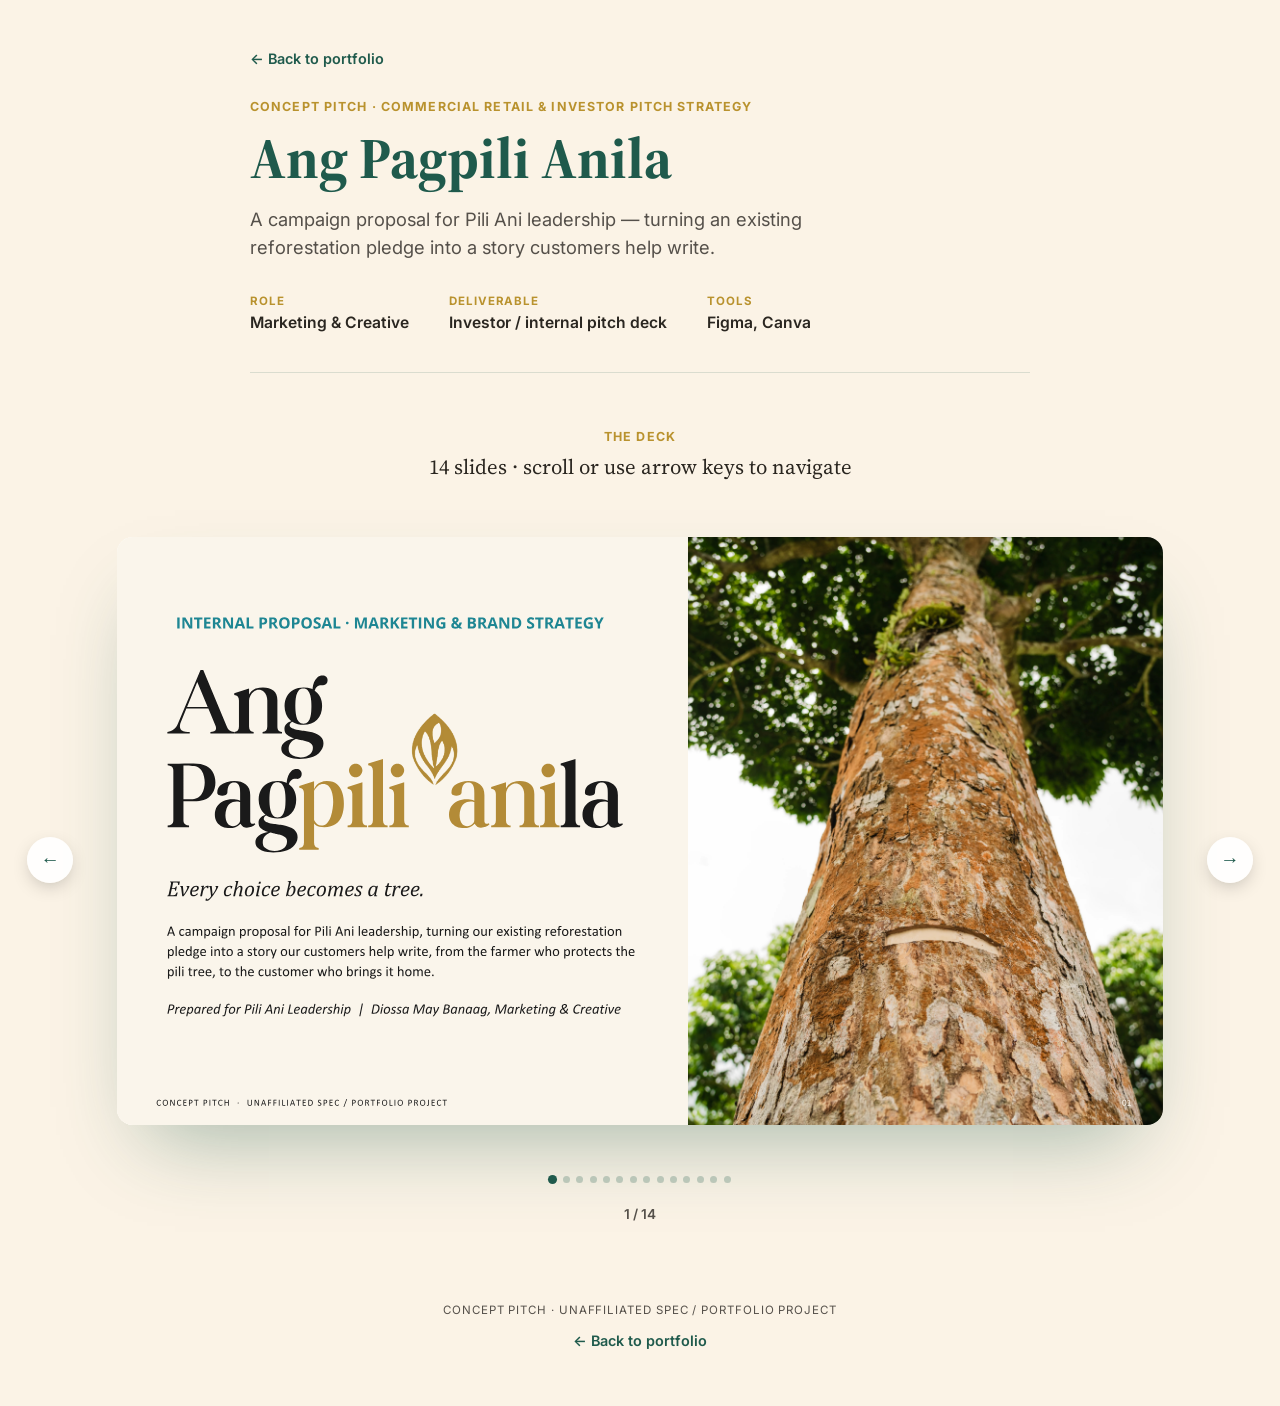
<file: pili-ani-pitch/index.html>
<!DOCTYPE html>
<html lang="en">
<head>
<meta charset="UTF-8">
<meta name="viewport" content="width=device-width, initial-scale=1.0">
<title>Pili Ani | Designy Diossa</title>
<meta name="description" content="A campaign proposal concept for Pili Ani: turning an existing reforestation pledge into a story customers help write.">
<link rel="preconnect" href="https://fonts.googleapis.com">
<link rel="preconnect" href="https://fonts.gstatic.com" crossorigin>
<link href="https://fonts.googleapis.com/css2?family=Cambria:wght@400;700&family=Source+Serif+4:opsz,wght@8..60,400;8..60,600;8..60,700&family=Inter:wght@400;500;600;700&display=swap" rel="stylesheet">
<link rel="stylesheet" href="style.css">
<link rel="icon" type="image/png" sizes="32x32" href="../assets/favicon-32.png">
<link rel="icon" type="image/png" sizes="16x16" href="../assets/favicon-16.png">
<link rel="apple-touch-icon" sizes="180x180" href="../assets/favicon-180.png">
<link rel="icon" type="image/png" sizes="192x192" href="../assets/favicon-192.png">
</head>

<body>

<header class="case-header">
  <div class="case-header-inner">
    <a href="/" class="back-link">&larr; Back to portfolio</a>
    <p class="eyebrow">Concept Pitch &middot; Commercial Retail &amp; Investor Pitch Strategy</p>
    <h1>Ang Pagpili Anila</h1>
    <p class="subtitle">A campaign proposal for Pili Ani leadership — turning an existing reforestation pledge into a story customers help write.</p>

    <div class="meta-row">
      <div class="meta-item"><span>Role</span>Marketing &amp; Creative</div>
      <div class="meta-item"><span>Deliverable</span>Investor / internal pitch deck</div>
      <div class="meta-item"><span>Tools</span>Figma, Canva</div>
    </div>
  </div>
</header>

<div class="deck-intro">
  <p>The deck</p>
  <h2>14 slides &middot; scroll or use arrow keys to navigate</h2>
</div>

<section class="carousel-wrap" id="deck">
  <div class="carousel" id="carousel">

    <div class="slide active" data-slide="1">
      <img src="assets/slide-01.svg" alt="Ang Pagpili Anila pitch deck — slide 1">
    </div>

    <div class="slide" data-slide="2">
      <img src="assets/slide-02.svg" alt="Ang Pagpili Anila pitch deck — slide 2">
    </div>

    <div class="slide" data-slide="3">
      <img src="assets/slide-03.svg" alt="Ang Pagpili Anila pitch deck — slide 3">
    </div>

    <div class="slide" data-slide="4">
      <img src="assets/slide-04.svg" alt="Ang Pagpili Anila pitch deck — slide 4">
    </div>

    <div class="slide" data-slide="5">
      <img src="assets/slide-05.svg" alt="Ang Pagpili Anila pitch deck — slide 5">
    </div>

    <div class="slide" data-slide="6">
      <img src="assets/slide-06.svg" alt="Ang Pagpili Anila pitch deck — slide 6">
    </div>

    <div class="slide" data-slide="7">
      <img src="assets/slide-07.svg" alt="Ang Pagpili Anila pitch deck — slide 7">
    </div>

    <div class="slide" data-slide="8">
      <img src="assets/slide-08.svg" alt="Ang Pagpili Anila pitch deck — slide 8">
    </div>

    <div class="slide" data-slide="9">
      <img src="assets/slide-09.svg" alt="Ang Pagpili Anila pitch deck — slide 9">
    </div>

    <div class="slide" data-slide="10">
      <img src="assets/slide-10.svg" alt="Ang Pagpili Anila pitch deck — slide 10">
    </div>

    <div class="slide" data-slide="11">
      <img src="assets/slide-11.svg" alt="Ang Pagpili Anila pitch deck — slide 11">
    </div>

    <div class="slide" data-slide="12">
      <img src="assets/slide-12.svg" alt="Ang Pagpili Anila pitch deck — slide 12">
    </div>

    <div class="slide" data-slide="13">
      <img src="assets/slide-13.svg" alt="Ang Pagpili Anila pitch deck — slide 13">
    </div>

    <div class="slide" data-slide="14">
      <img src="assets/slide-14.svg" alt="Ang Pagpili Anila pitch deck — slide 14">
    </div>

  </div>

  <button class="nav-btn nav-btn--prev" id="prevBtn" aria-label="Previous slide">&#8592;</button>
  <button class="nav-btn nav-btn--next" id="nextBtn" aria-label="Next slide">&#8594;</button>

  <div class="slide-counter">
    <span id="slideCurrent">1</span> / <span id="slideTotal">14</span>
  </div>

  <div class="dots" id="dots"></div>
</section>

<footer class="case-footer">
  <p>CONCEPT PITCH &middot; UNAFFILIATED SPEC / PORTFOLIO PROJECT</p>
  <a href="/">&larr; Back to portfolio</a>
</footer>

<script src="carousel.js"></script>
</body>
</html>
</file>
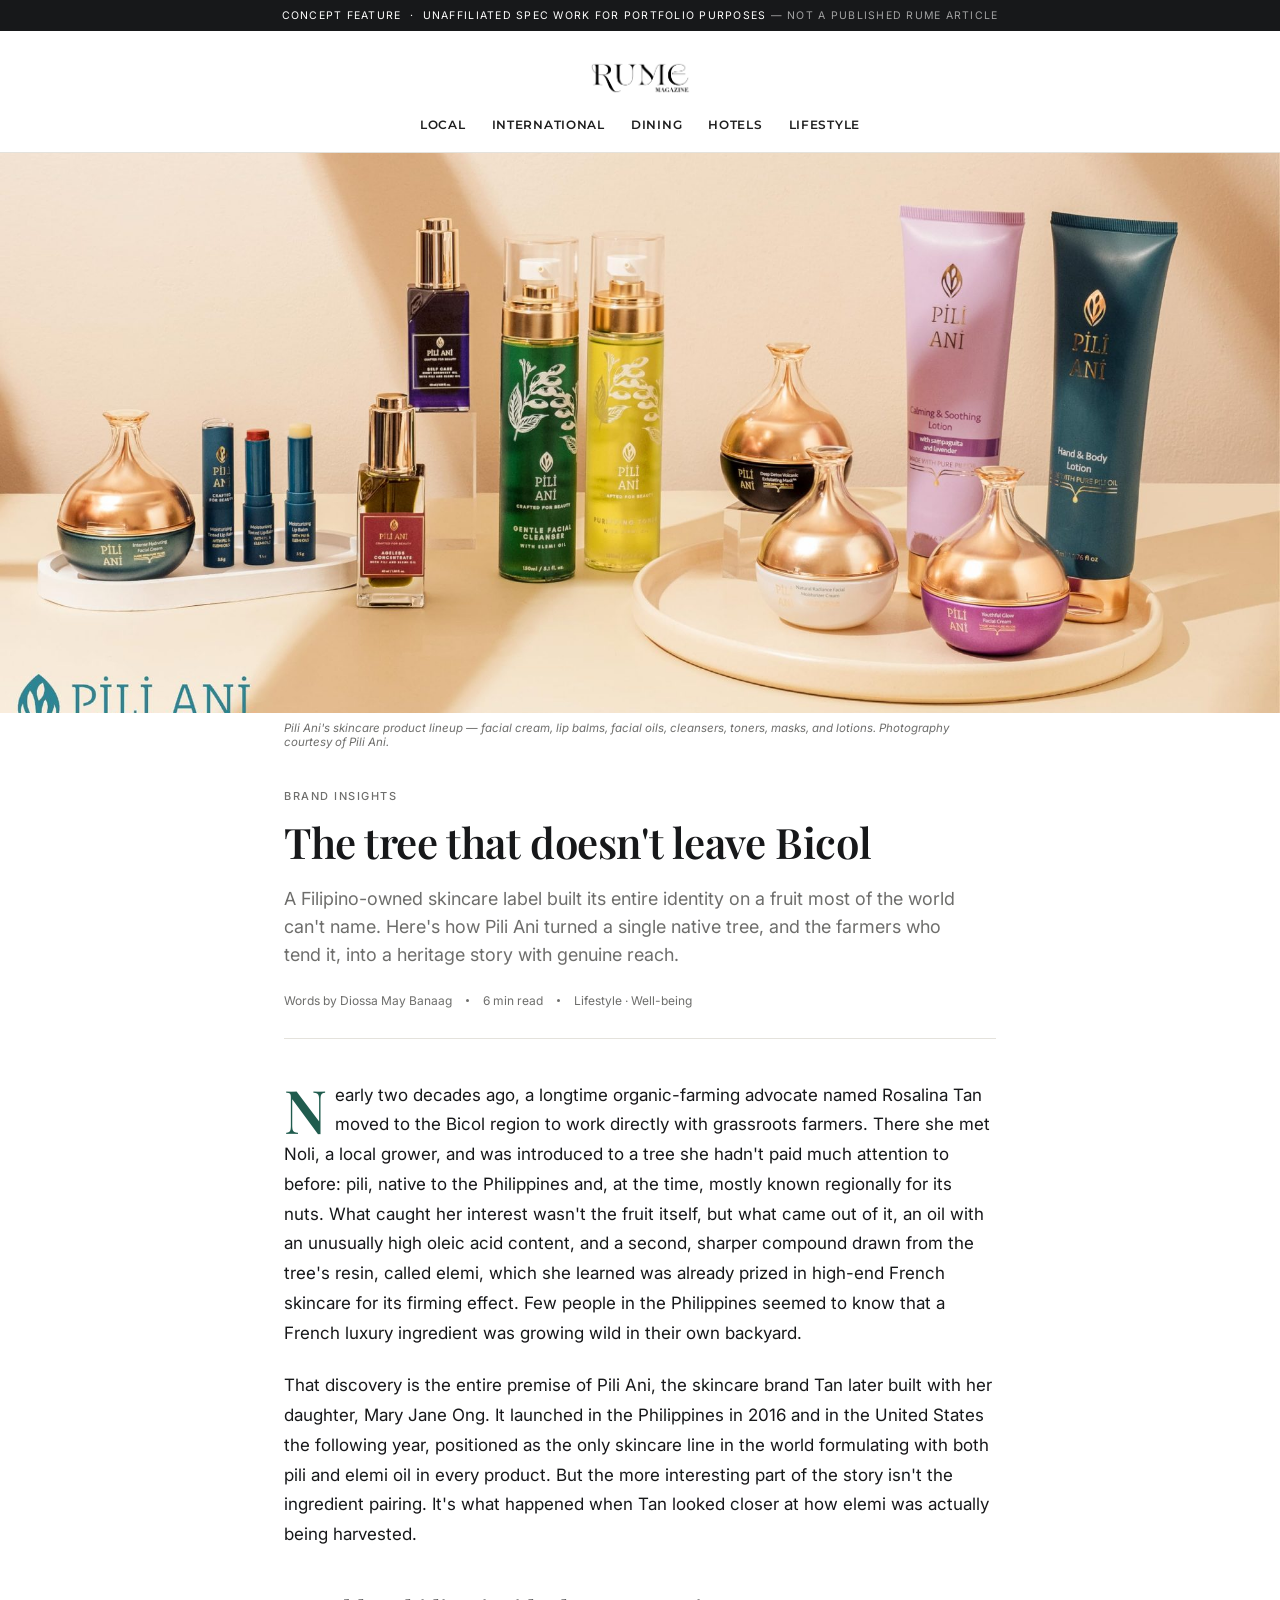
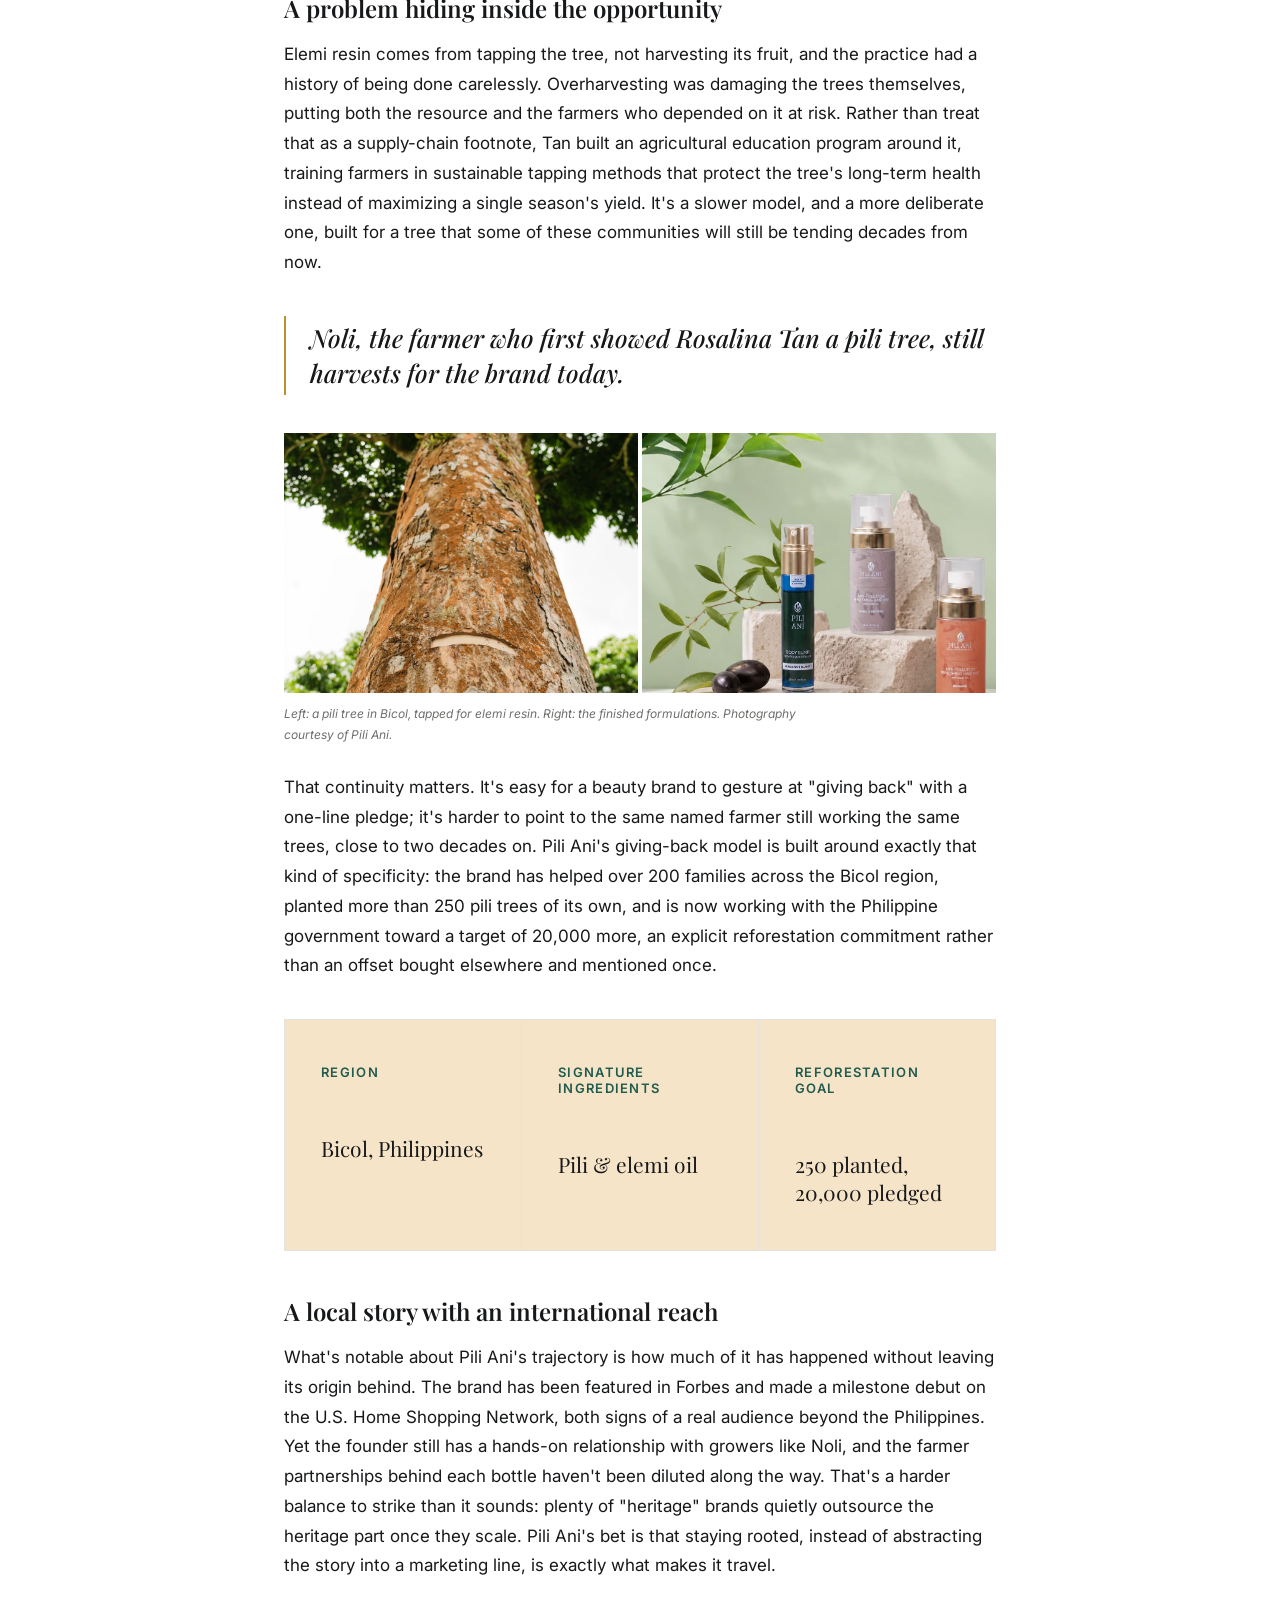
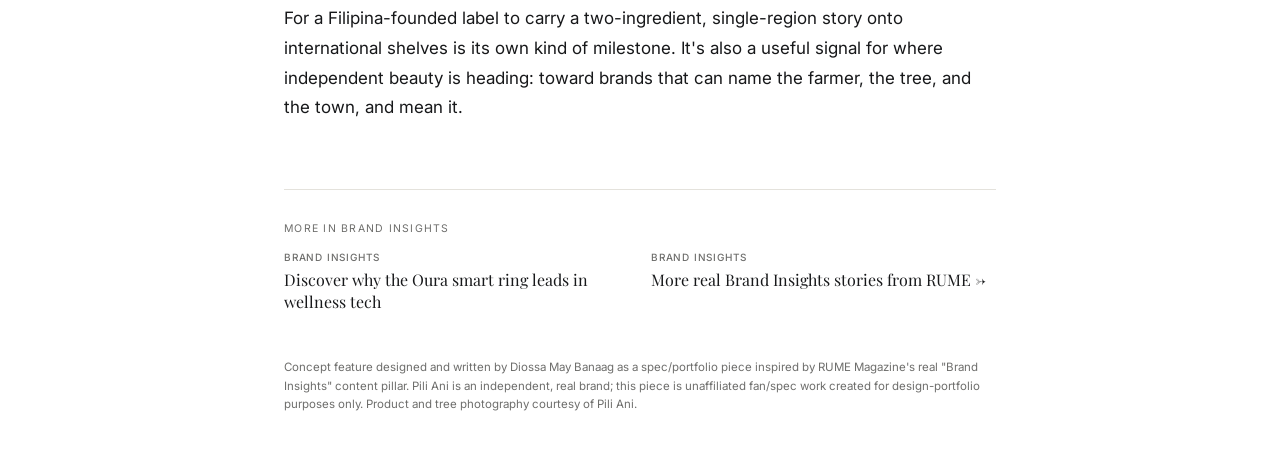
<file: rume-editorial/index.html>
<!DOCTYPE html>
<html lang="en">
<head>
<meta charset="UTF-8">
<meta name="viewport" content="width=device-width, initial-scale=1.0">
<title>RUME Magazine | Designy Diossa</title>
<link rel="preconnect" href="https://fonts.googleapis.com">
<link href="https://fonts.googleapis.com/css2?family=Playfair+Display:ital,wght@0,500;0,600;1,500&family=Inter:wght@400;500;600&family=Montserrat:wght@600&display=swap" rel="stylesheet">
<link rel="icon" type="image/png" sizes="32x32" href="../assets/favicon-32.png">
<link rel="icon" type="image/png" sizes="16x16" href="../assets/favicon-16.png">
<link rel="apple-touch-icon" sizes="180x180" href="../assets/favicon-180.png">
<link rel="icon" type="image/png" sizes="192x192" href="../assets/favicon-192.png">
<style>
  :root {
    --paper: #FFFFFF;
    --ink: #17181A;
    --ink-soft: #6E6E6C;
    --rule: #E4E2DC;
    --gold: #B9922E;
    --teal: #205C4E;
    --sage: #8FA07E;
    --terracotta: #C97A54;
    --cream: #F6E4C8;
  }

  * { box-sizing: border-box; margin: 0; padding: 0; }

  body {
    background: var(--paper);
    color: var(--ink);
    font-family: 'Inter', sans-serif;
    -webkit-font-smoothing: antialiased;
  }

  .wrap { max-width: 760px; margin: 0 auto; padding: 0 24px; }

  /* ---- SPEC TAG ---- */
  .spec-tag {
    background: var(--ink);
    color: var(--paper);
    text-align: center;
    font-size: 10.5px;
    letter-spacing: 0.12em;
    text-transform: uppercase;
    padding: 9px 12px;
  }
  .spec-tag span { opacity: 0.6; }

  /* ---- MASTHEAD (matched to RUME's real wordmark layout) ---- */
  .masthead {
    text-align: center;
    padding: 30px 24px 20px;
    border-bottom: 1px solid var(--rule);
  }
  .masthead .word {
    font-family: 'Playfair Display', serif;
    font-weight: 600;
    font-size: 30px;
    letter-spacing: 0.02em;
  }
  .masthead .sub {
    font-family: 'Inter', sans-serif;
    font-size: 9.5px;
    letter-spacing: 0.32em;
    color: var(--ink-soft);
    margin-top: 2px;
  }
  .masthead img.logo-img {
    height: 34px;
    width: auto;
  }
  .masthead nav {
    display: flex;
    justify-content: center;
    gap: 26px;
    margin-top: 18px;
    font-family: 'Montserrat', sans-serif;
    font-weight: 600;
    text-transform: uppercase;
    font-size: 12px;
    letter-spacing: 0.06em;
    color: #1e1e1e;
  }
  @media (max-width: 560px) { .masthead nav { display: none; } }

  /* ---- HERO PHOTO ---- */
  .hero-photo {
    width: 100%;
    display: block;
    object-fit: cover;
    max-height: 560px;
  }
  .hero-caption {
    font-size: 11.5px;
    color: var(--ink-soft);
    padding: 8px 0 0;
    font-style: italic;
  }

  .article-head { padding: 40px 0 8px; }

  .eyebrow {
    font-size: 11px;
    letter-spacing: 0.14em;
    text-transform: uppercase;
    color: var(--ink-soft);
    font-weight: 500;
    margin-bottom: 16px;
  }

  h1 {
    font-family: 'Playfair Display', serif;
    font-weight: 600;
    font-size: clamp(28px, 5vw, 42px);
    line-height: 1.14;
    letter-spacing: -0.01em;
    color: var(--ink);
    margin-bottom: 18px;
  }

  .standfirst {
    font-size: 18px;
    line-height: 1.55;
    color: var(--ink-soft);
    max-width: 62ch;
    margin-bottom: 24px;
  }

  .byline {
    display: flex;
    gap: 14px;
    align-items: center;
    font-size: 12px;
    color: var(--ink-soft);
    padding-bottom: 30px;
    border-bottom: 1px solid var(--rule);
    margin-bottom: 34px;
  }
  .byline .dot { width: 3px; height: 3px; border-radius: 50%; background: var(--ink-soft); }

  /* ---- BODY ---- */
  article p {
    font-size: 17px;
    line-height: 1.75;
    color: var(--ink);
    margin-bottom: 23px;
    max-width: 66ch;
  }

  article p:first-of-type::first-letter {
    font-family: 'Playfair Display', serif;
    font-weight: 600;
    font-size: 60px;
    line-height: 0.75;
    float: left;
    padding: 6px 8px 0 0;
    color: var(--teal);
  }

  h2.section-head {
    font-family: 'Playfair Display', serif;
    font-weight: 600;
    font-size: 24px;
    color: var(--ink);
    margin: 42px 0 16px;
  }

  .pullquote {
    margin: 38px 0;
    padding: 4px 0 4px 24px;
    border-left: 2px solid var(--gold);
    font-family: 'Playfair Display', serif;
    font-style: italic;
    font-weight: 500;
    font-size: 25px;
    line-height: 1.42;
    color: var(--ink);
    max-width: 58ch;
  }

  .inline-photo {
    width: 100%;
    margin: 36px 0 10px;
    border-radius: 2px;
    display: block;
  }
  .inline-photo-row {
    display: flex;
    gap: 4px;
    margin: 36px 0 10px;
  }
  .inline-photo-row img { width: 50%; object-fit: cover; height: 260px; }
  .caption {
    font-size: 12px;
    color: var(--ink-soft);
    margin-bottom: 28px;
    font-style: italic;
  }

  .provenance {
    display: grid;
    grid-template-columns: repeat(3, 1fr);
    gap: 1px;
    background: var(--rule);
    border: 1px solid var(--rule);
    margin: 38px 0 44px;
  }
  .provenance div {
    background: var(--cream);
    padding: 22px 18px;
  }
  .provenance .label {
    font-size: 13px;
    letter-spacing: 0.1em;
    text-transform: uppercase;
    color: var(--teal);
    margin-bottom: 10px;
    font-weight: 600;
}
.provenance .value {
    font-family: 'Playfair Display', serif;
    font-size: 21px;
    color: var(--ink);
}
  @media (max-width: 560px) { .provenance { grid-template-columns: 1fr; } }

  /* ---- FOOTER ---- */
  footer {
    margin-top: 66px;
    padding: 32px 0 60px;
    border-top: 1px solid var(--rule);
  }
  .footer-eyebrow {
    font-size: 10.5px;
    letter-spacing: 0.12em;
    text-transform: uppercase;
    color: var(--ink-soft);
    margin-bottom: 16px;
  }
  .related {
    display: grid;
    grid-template-columns: 1fr 1fr;
    gap: 22px;
  }
  @media (max-width: 560px) { .related { grid-template-columns: 1fr; } }
  .related-item .kicker {
    font-size: 10px;
    text-transform: uppercase;
    letter-spacing: 0.08em;
    color: var(--ink-soft);
    margin-bottom: 6px;
    font-weight: 500;
  }
  .related-item .title {
    font-family: 'Playfair Display', serif;
    font-size: 16px;
    color: var(--ink);
    line-height: 1.35;
    text-decoration: none;
    display: block;
  }
  .related-item .title:hover { text-decoration: underline; }

  .credit-block {
    margin-top: 46px;
    font-size: 11.5px;
    color: var(--ink-soft);
    line-height: 1.6;
  }
</style>
</head>
<body>

  <div class="spec-tag">Concept feature &nbsp;·&nbsp; unaffiliated spec work for portfolio purposes <span>— not a published RUME article</span></div>

  <div class="masthead">
    <img class="logo-img" src="assets/images/rume-logo.png" alt="RUME Magazine" onerror="this.style.display='none'; document.getElementById('logo-fallback').style.display='block';">
    <div id="logo-fallback" style="display:none;">
      <div class="word">RUME</div>
      <div class="sub">MAGAZINE</div>
    </div>
    <nav>
      <span>Local</span><span>International</span><span>Dining</span><span>Hotels</span><span>Lifestyle</span>
    </nav>
  </div>

  <img class="hero-photo" src="assets/images/pili-ani-hero-banner.jpg" alt="Pili Ani's skincare product lineup">

  <div class="wrap">
    <p class="hero-caption">Pili Ani's skincare product lineup — facial cream, lip balms, facial oils, cleansers, toners, masks, and lotions. Photography courtesy of Pili Ani.</p>

    <div class="article-head">
      <div class="eyebrow">Brand Insights</div>
      <h1>The tree that doesn't leave Bicol</h1>
      <p class="standfirst">A Filipino-owned skincare label built its entire identity on a fruit most of the world can't name. Here's how Pili Ani turned a single native tree, and the farmers who tend it, into a heritage story with genuine reach.</p>
      <div class="byline">
        <span>Words by Diossa May Banaag</span>
        <span class="dot"></span>
        <span>6 min read</span>
        <span class="dot"></span>
        <span>Lifestyle · Well-being</span>
      </div>
    </div>

    <article>
      <p>Nearly two decades ago, a longtime organic-farming advocate named Rosalina Tan moved to the Bicol region to work directly with grassroots farmers. There she met Noli, a local grower, and was introduced to a tree she hadn't paid much attention to before: pili, native to the Philippines and, at the time, mostly known regionally for its nuts. What caught her interest wasn't the fruit itself, but what came out of it, an oil with an unusually high oleic acid content, and a second, sharper compound drawn from the tree's resin, called elemi, which she learned was already prized in high-end French skincare for its firming effect. Few people in the Philippines seemed to know that a French luxury ingredient was growing wild in their own backyard.</p>

      <p>That discovery is the entire premise of Pili Ani, the skincare brand Tan later built with her daughter, Mary Jane Ong. It launched in the Philippines in 2016 and in the United States the following year, positioned as the only skincare line in the world formulating with both pili and elemi oil in every product. But the more interesting part of the story isn't the ingredient pairing. It's what happened when Tan looked closer at how elemi was actually being harvested.</p>

      <h2 class="section-head">A problem hiding inside the opportunity</h2>

      <p>Elemi resin comes from tapping the tree, not harvesting its fruit, and the practice had a history of being done carelessly. Overharvesting was damaging the trees themselves, putting both the resource and the farmers who depended on it at risk. Rather than treat that as a supply-chain footnote, Tan built an agricultural education program around it, training farmers in sustainable tapping methods that protect the tree's long-term health instead of maximizing a single season's yield. It's a slower model, and a more deliberate one, built for a tree that some of these communities will still be tending decades from now.</p>

      <div class="pullquote">Noli, the farmer who first showed Rosalina Tan a pili tree, still harvests for the brand today.</div>

      <div class="inline-photo-row">
        <img src="assets/images/pili-ani-tree.jpg" alt="A pili tree trunk in Bicol, Philippines, showing a resin tapping mark">
        <img src="assets/images/pili-ani-product-hero.jpg" alt="Pili Ani product bottles on natural stone">
      </div>
      <p class="caption">Left: a pili tree in Bicol, tapped for elemi resin. Right: the finished formulations. Photography courtesy of Pili Ani.</p>

      <p>That continuity matters. It's easy for a beauty brand to gesture at "giving back" with a one-line pledge; it's harder to point to the same named farmer still working the same trees, close to two decades on. Pili Ani's giving-back model is built around exactly that kind of specificity: the brand has helped over 200 families across the Bicol region, planted more than 250 pili trees of its own, and is now working with the Philippine government toward a target of 20,000 more, an explicit reforestation commitment rather than an offset bought elsewhere and mentioned once.</p>

      <div class="provenance">
        <div>
          <div class="label">Region</div>
          <div class="value">Bicol, Philippines</div>
        </div>
        <div>
          <div class="label">Signature ingredients</div>
          <div class="value">Pili &amp; elemi oil</div>
        </div>
        <div>
          <div class="label">Reforestation goal</div>
          <div class="value">250 planted, 20,000 pledged</div>
        </div>
      </div>

      <h2 class="section-head">A local story with an international reach</h2>

      <p>What's notable about Pili Ani's trajectory is how much of it has happened without leaving its origin behind. The brand has been featured in Forbes and made a milestone debut on the U.S. Home Shopping Network, both signs of a real audience beyond the Philippines. Yet the founder still has a hands-on relationship with growers like Noli, and the farmer partnerships behind each bottle haven't been diluted along the way. That's a harder balance to strike than it sounds: plenty of "heritage" brands quietly outsource the heritage part once they scale. Pili Ani's bet is that staying rooted, instead of abstracting the story into a marketing line, is exactly what makes it travel.</p>

      <p>For a Filipina-founded label to carry a two-ingredient, single-region story onto international shelves is its own kind of milestone. It's also a useful signal for where independent beauty is heading: toward brands that can name the farmer, the tree, and the town, and mean it.</p>
    </article>

    <footer>
      <div class="footer-eyebrow">More in Brand Insights</div>
      <div class="related">
        <div class="related-item">
          <div class="kicker">Brand Insights</div>
          <a class="title" href="https://rumemagazine.com/lifestyle/brand-insights/oura-smart-ring-health-accessory/" target="_blank" rel="noopener">Discover why the Oura smart ring leads in wellness tech</a>
        </div>
        <div class="related-item">
          <div class="kicker">Brand Insights</div>
          <a class="title" href="https://rumemagazine.com/lifestyle/brand-insights/" target="_blank" rel="noopener">More real Brand Insights stories from RUME →</a>
        </div>
      </div>

      <div class="credit-block">
        Concept feature designed and written by Diossa May Banaag as a spec/portfolio piece inspired by RUME Magazine's real "Brand Insights" content pillar. Pili Ani is an independent, real brand; this piece is unaffiliated fan/spec work created for design-portfolio purposes only. Product and tree photography courtesy of Pili Ani.
      </div>
    </footer>

  </div>

</body>
</html>
</file>
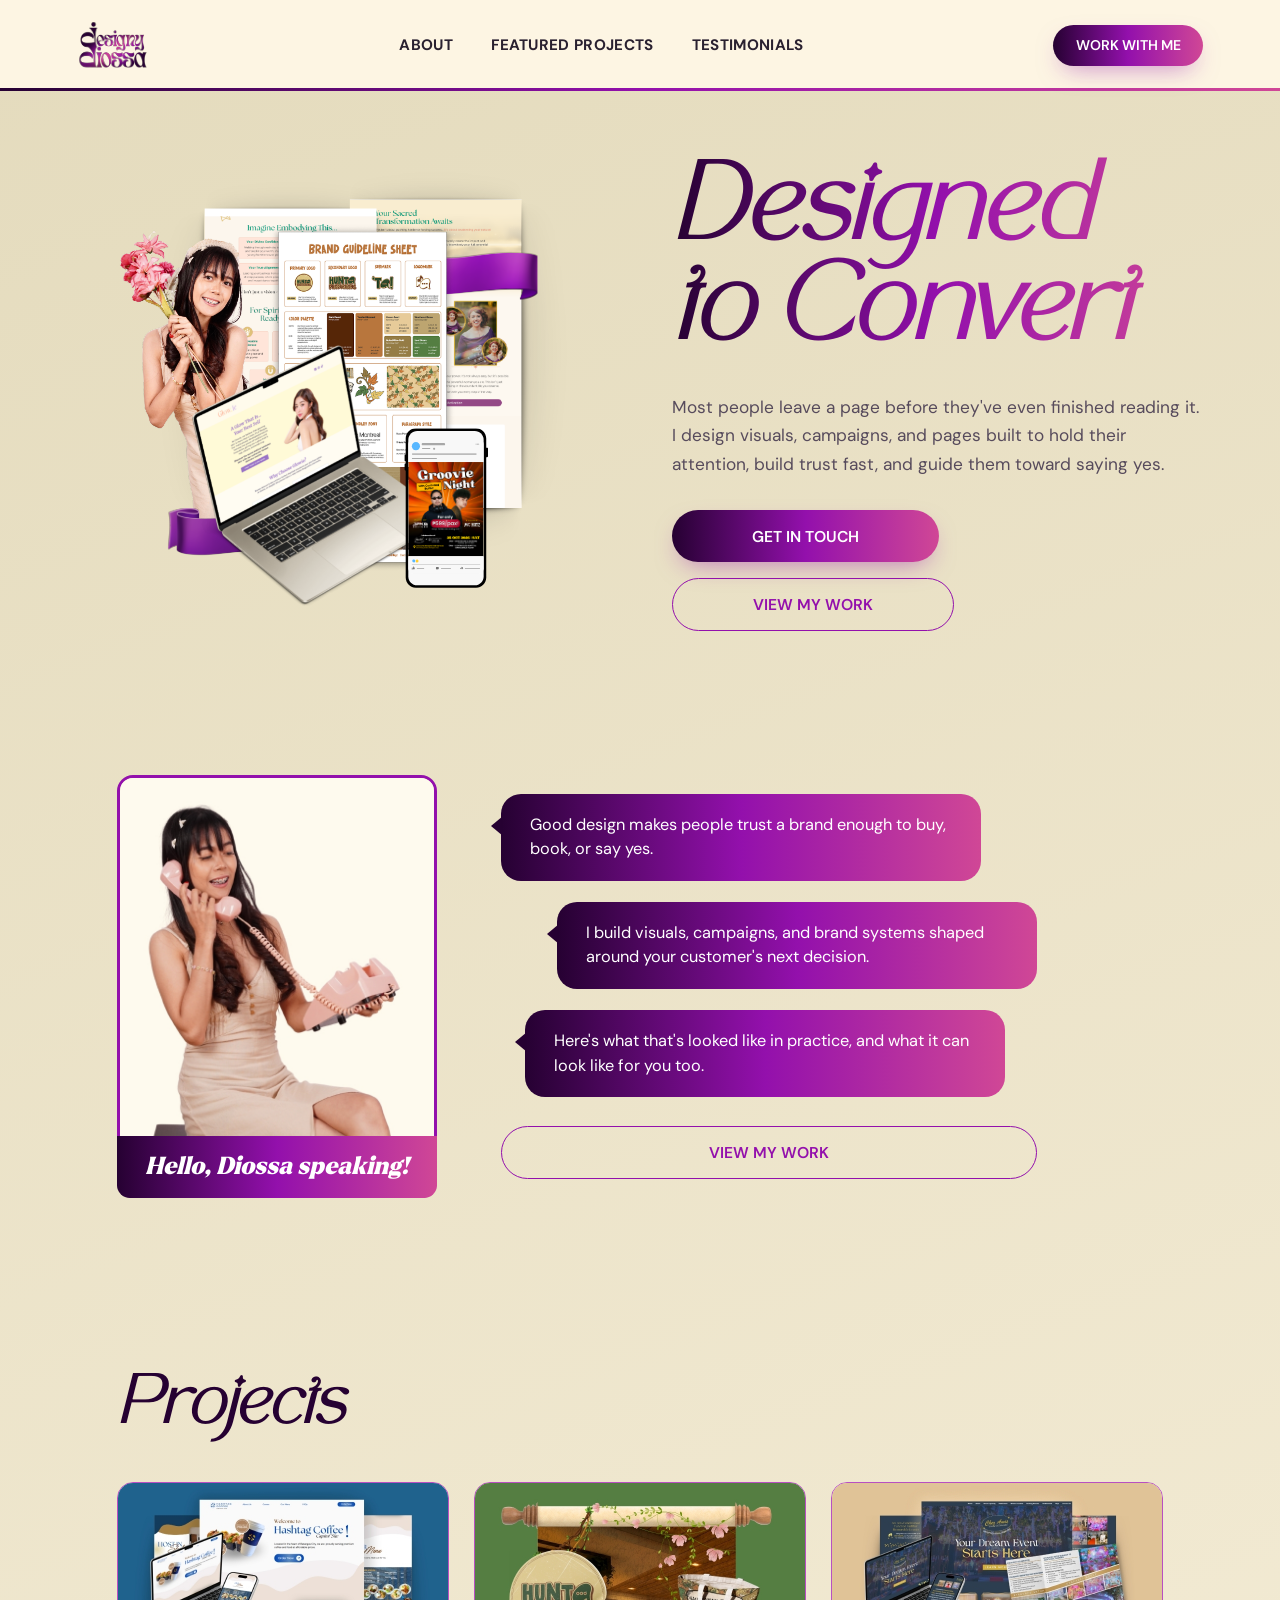
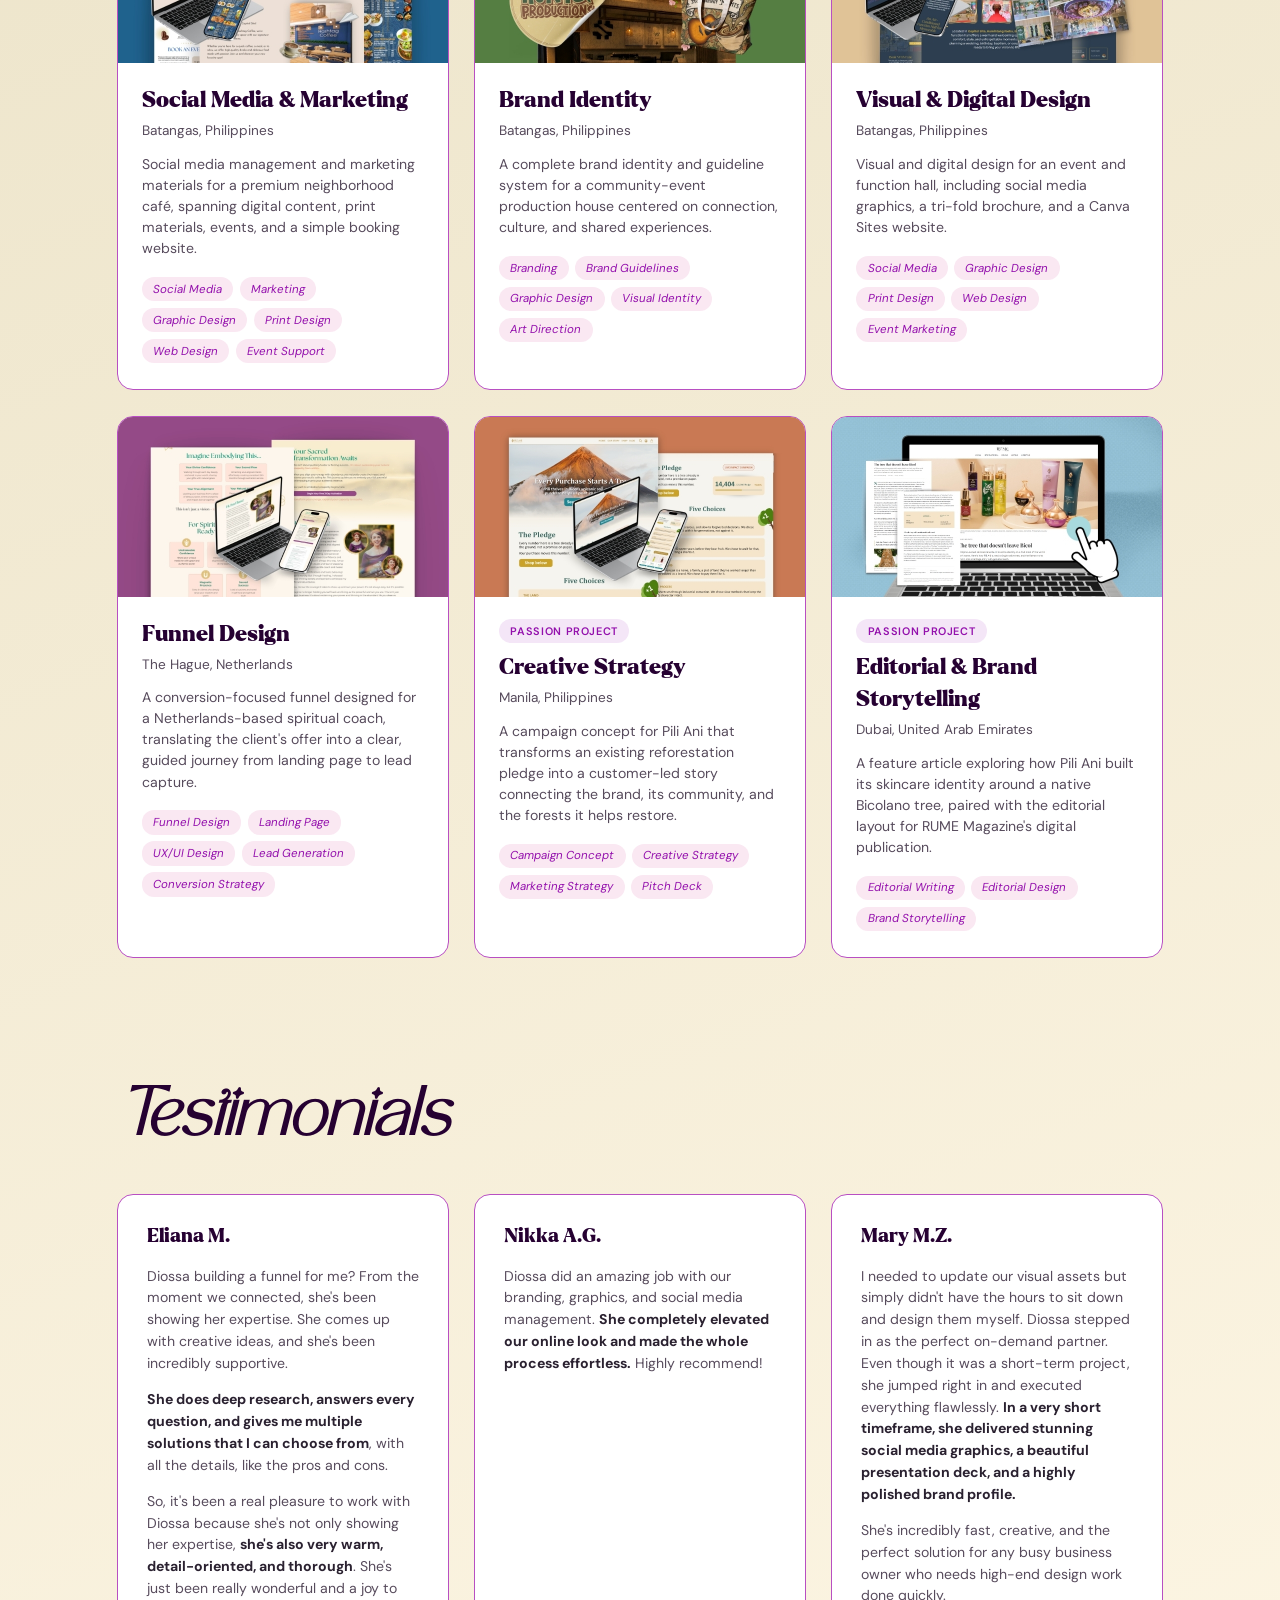
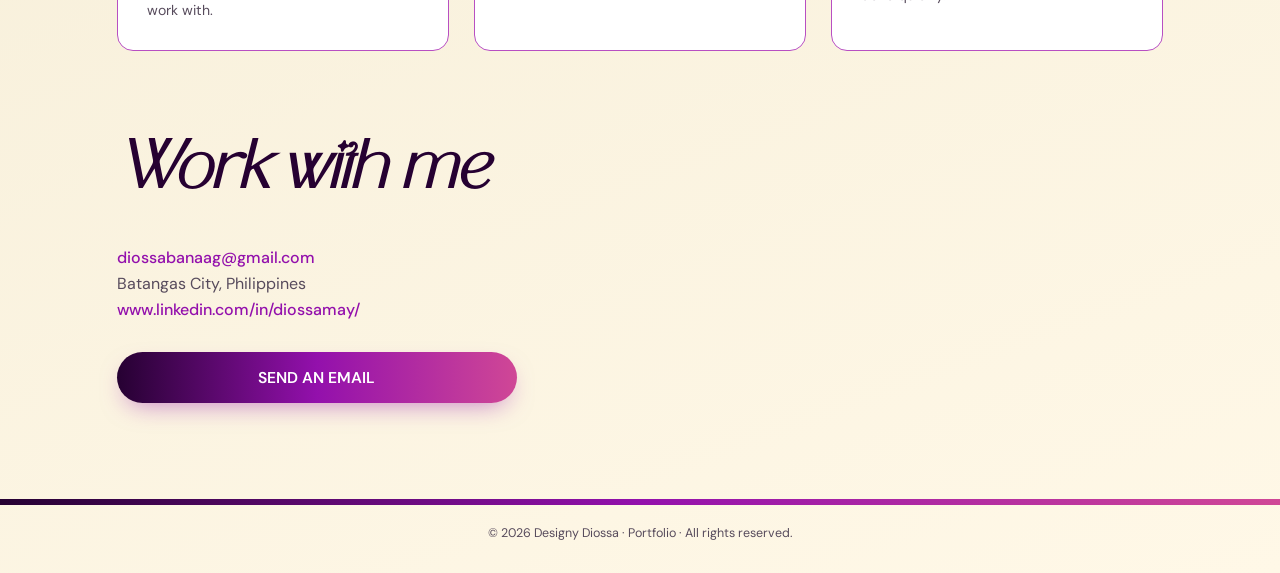
<file: site-home/index.html>
<!DOCTYPE html>
<html lang="en">
<head>
<meta charset="UTF-8">
<meta name="viewport" content="width=device-width, initial-scale=1.0">
<title>Designy Diossa Portfolio</title>
<meta name="description" content="Creating engaging visuals, marketing content, and digital experiences that help businesses stand out and connect with their audience.">

<!-- Favicons -->
<link rel="icon" type="image/png" sizes="32x32" href="assets/favicon-32.png">
<link rel="icon" type="image/png" sizes="16x16" href="assets/favicon-16.png">
<link rel="apple-touch-icon" sizes="180x180" href="assets/favicon-180.png">
<link rel="icon" type="image/png" sizes="192x192" href="assets/favicon-192.png">

<link rel="preconnect" href="https://fonts.googleapis.com">
<link rel="preconnect" href="https://fonts.gstatic.com" crossorigin>
<link href="https://fonts.googleapis.com/css2?family=DM+Sans:wght@400;500;600;700&family=Cormorant+Garamond:ital,wght@0,600;1,600&display=swap" rel="stylesheet">
<link rel="stylesheet" href="style.css">
</head>
<body>

<!-- ============ NAV ============ -->
<nav class="nav">
  <div class="nav-inner">
    <a href="#" class="nav-logo"><img src="assets/wordmark_logo.svg" alt="Designy Diossa"></a>
    <div class="nav-links">
      <a href="#about">About</a>
      <a href="#projects">Featured Projects</a>
      <a href="#testimonials">Testimonials</a>
    </div>
    <a href="#contact" class="btn btn--gradient btn--small">Work With Me</a>
  </div>
</nav>

<!-- ============ HERO ============ -->
<header class="hero" id="about">
  <div class="hero-visual">
    <img src="assets/hero_collage.svg" alt="Sample of Designy Diossa's design work">
  </div>
  <div class="hero-text">
    <h1>Designed<br>to Convert</h1>
    <p class="hero-sub">Most people leave a page before they've even finished reading it. I design visuals, campaigns, and pages built to hold their attention, build trust fast, and guide them toward saying yes.</p>
    <div class="hero-btns">
      <a href="#contact" class="btn btn--gradient">Get in touch</a>
      <a href="#projects" class="btn btn--outline">View my work</a>
    </div>
  </div>
</header>

<!-- ============ INTRO / SPEECH BUBBLES ============ -->
<section class="intro">
  <div class="intro-photo">
    <img src="assets/avatar_card.jpg" alt="Diossa on a retro phone">
    <p class="intro-caption">Hello, Diossa speaking!</p>
  </div>
  <div class="intro-bubbles">
    <div class="bubble bubble--1"><p>Good design makes people trust a brand enough to buy, book, or say yes.</p></div>
    <div class="bubble bubble--2"><p>I build visuals, campaigns, and brand systems shaped around your customer's next decision.</p></div>
    <div class="bubble bubble--3"><p>Here's what that's looked like in practice, and what it can look like for you too.</p></div>
    <a href="#projects" class="btn btn--outline btn--wide">View my work</a>
  </div>
</section>

<!-- ============ PROJECTS ============ -->
<section class="projects" id="projects">
  <h2 class="section-title">Projects</h2>
  <div class="projects-grid">

    <a class="project-card" href="https://designydiossa.netlify.app/hashtag-coffee-smm" target="_blank" rel="noopener">
      <img src="assets/project1_thumb.jpg" alt="Social Media & Marketing project thumbnail">
      <div class="project-card-body">
        <h3>Social Media &amp; Marketing</h3>
        <p class="project-loc">Batangas, Philippines</p>
        <p class="project-desc">Social media management and marketing materials for a premium neighborhood caf&eacute;, spanning digital content, print materials, events, and a simple booking website.</p>
        <div class="tag-row">
          <span class="tag">Social Media</span><span class="tag">Marketing</span><span class="tag">Graphic Design</span>
          <span class="tag">Print Design</span><span class="tag">Web Design</span><span class="tag">Event Support</span>
        </div>
      </div>
    </a>

    <a class="project-card" href="https://designydiossa.netlify.app/hunta-branding" target="_blank" rel="noopener">
      <img src="assets/project2_thumb.jpg" alt="Brand Identity project thumbnail">
      <div class="project-card-body">
        <h3>Brand Identity</h3>
        <p class="project-loc">Batangas, Philippines</p>
        <p class="project-desc">A complete brand identity and guideline system for a community-event production house centered on connection, culture, and shared experiences.</p>
        <div class="tag-row">
          <span class="tag">Branding</span><span class="tag">Brand Guidelines</span><span class="tag">Graphic Design</span>
          <span class="tag">Visual Identity</span><span class="tag">Art Direction</span>
        </div>
      </div>
    </a>

    <a class="project-card" href="https://designydiossa.netlify.app/chez-amis-smm" target="_blank" rel="noopener">
      <img src="assets/project3_thumb.jpg" alt="Visual & Digital Design project thumbnail">
      <div class="project-card-body">
        <h3>Visual &amp; Digital Design</h3>
        <p class="project-loc">Batangas, Philippines</p>
        <p class="project-desc">Visual and digital design for an event and function hall, including social media graphics, a tri-fold brochure, and a Canva Sites website.</p>
        <div class="tag-row">
          <span class="tag">Social Media</span><span class="tag">Graphic Design</span><span class="tag">Print Design</span>
          <span class="tag">Web Design</span><span class="tag">Event Marketing</span>
        </div>
      </div>
    </a>

    <a class="project-card" href="https://designydiossa.netlify.app/alchemy-of-unity-funnels" target="_blank" rel="noopener">
      <img src="assets/project4_thumb.jpg" alt="Funnel Design project thumbnail">
      <div class="project-card-body">
        <h3>Funnel Design</h3>
        <p class="project-loc">The Hague, Netherlands</p>
        <p class="project-desc">A conversion-focused funnel designed for a Netherlands-based spiritual coach, translating the client's offer into a clear, guided journey from landing page to lead capture.</p>
        <div class="tag-row">
          <span class="tag">Funnel Design</span><span class="tag">Landing Page</span><span class="tag">UX/UI Design</span>
          <span class="tag">Lead Generation</span><span class="tag">Conversion Strategy</span>
        </div>
      </div>
    </a>

    <a class="project-card" href="https://designydiossa.netlify.app/pili-ani-pitch" target="_blank" rel="noopener">
      <img src="assets/project5_thumb.jpg" alt="Creative Strategy project thumbnail">
      <div class="project-card-body">
        <span class="passion-tag">Passion Project</span>
        <h3>Creative Strategy</h3>
        <p class="project-loc">Manila, Philippines</p>
        <p class="project-desc">A campaign concept for Pili Ani that transforms an existing reforestation pledge into a customer-led story connecting the brand, its community, and the forests it helps restore.</p>
        <div class="tag-row">
          <span class="tag">Campaign Concept</span><span class="tag">Creative Strategy</span>
          <span class="tag">Marketing Strategy</span><span class="tag">Pitch Deck</span>
        </div>
      </div>
    </a>

    <a class="project-card" href="https://designydiossa.netlify.app/rume-editorial" target="_blank" rel="noopener">
      <img src="assets/project6_thumb.jpg" alt="Editorial & Brand Storytelling project thumbnail">
      <div class="project-card-body">
        <span class="passion-tag">Passion Project</span>
        <h3>Editorial &amp; Brand Storytelling</h3>
        <p class="project-loc">Dubai, United Arab Emirates</p>
        <p class="project-desc">A feature article exploring how Pili Ani built its skincare identity around a native Bicolano tree, paired with the editorial layout for RUME Magazine's digital publication.</p>
        <div class="tag-row">
          <span class="tag">Editorial Writing</span><span class="tag">Editorial Design</span><span class="tag">Brand Storytelling</span>
        </div>
      </div>
    </a>

  </div>
</section>

<!-- ============ TESTIMONIALS ============ -->
<section class="testimonials" id="testimonials">
  <h2 class="section-title">Testimonials</h2>
  <div class="testimonials-grid">

    <div class="testimonial-card">
      <h4>Eliana M.</h4>
      <p>Diossa building a funnel for me? From the moment we connected, she's been showing her expertise. She comes up with creative ideas, and she's been incredibly supportive.</p>
      <p><strong>She does deep research, answers every question, and gives me multiple solutions that I can choose from</strong>, with all the details, like the pros and cons.</p>
      <p>So, it's been a real pleasure to work with Diossa because she's not only showing her expertise, <strong>she's also very warm, detail-oriented, and thorough</strong>. She's just been really wonderful and a joy to work with.</p>
    </div>

    <div class="testimonial-card">
      <h4>Nikka A.G.</h4>
      <p>Diossa did an amazing job with our branding, graphics, and social media management. <strong>She completely elevated our online look and made the whole process effortless.</strong> Highly recommend!</p>
    </div>

    <div class="testimonial-card">
      <h4>Mary M.Z.</h4>
      <p>I needed to update our visual assets but simply didn't have the hours to sit down and design them myself. Diossa stepped in as the perfect on-demand partner. Even though it was a short-term project, she jumped right in and executed everything flawlessly. <strong>In a very short timeframe, she delivered stunning social media graphics, a beautiful presentation deck, and a highly polished brand profile.</strong></p>
      <p>She's incredibly fast, creative, and the perfect solution for any busy business owner who needs high-end design work done quickly.</p>
    </div>

  </div>
</section>

<!-- ============ CONTACT ============ -->
<section class="contact" id="contact">
  <h2 class="section-title">Work with me</h2>
  <div class="contact-info">
    <p><a href="mailto:diossabanaag@gmail.com">diossabanaag@gmail.com</a></p>
    <p>Batangas City, Philippines</p>
    <p><a href="https://www.linkedin.com/in/diossamay/" target="_blank" rel="noopener">www.linkedin.com/in/diossamay/</a></p>
  </div>
  <a href="mailto:diossabanaag@gmail.com" class="btn btn--gradient btn--wide">Send an Email</a>
</section>

<footer class="site-footer">
  <div class="footer-bar"></div>
  <p>&copy; 2026 Designy Diossa &middot; Portfolio &middot; All rights reserved.</p>
</footer>

<script src="script.js"></script>
</body>
</html>
</file>
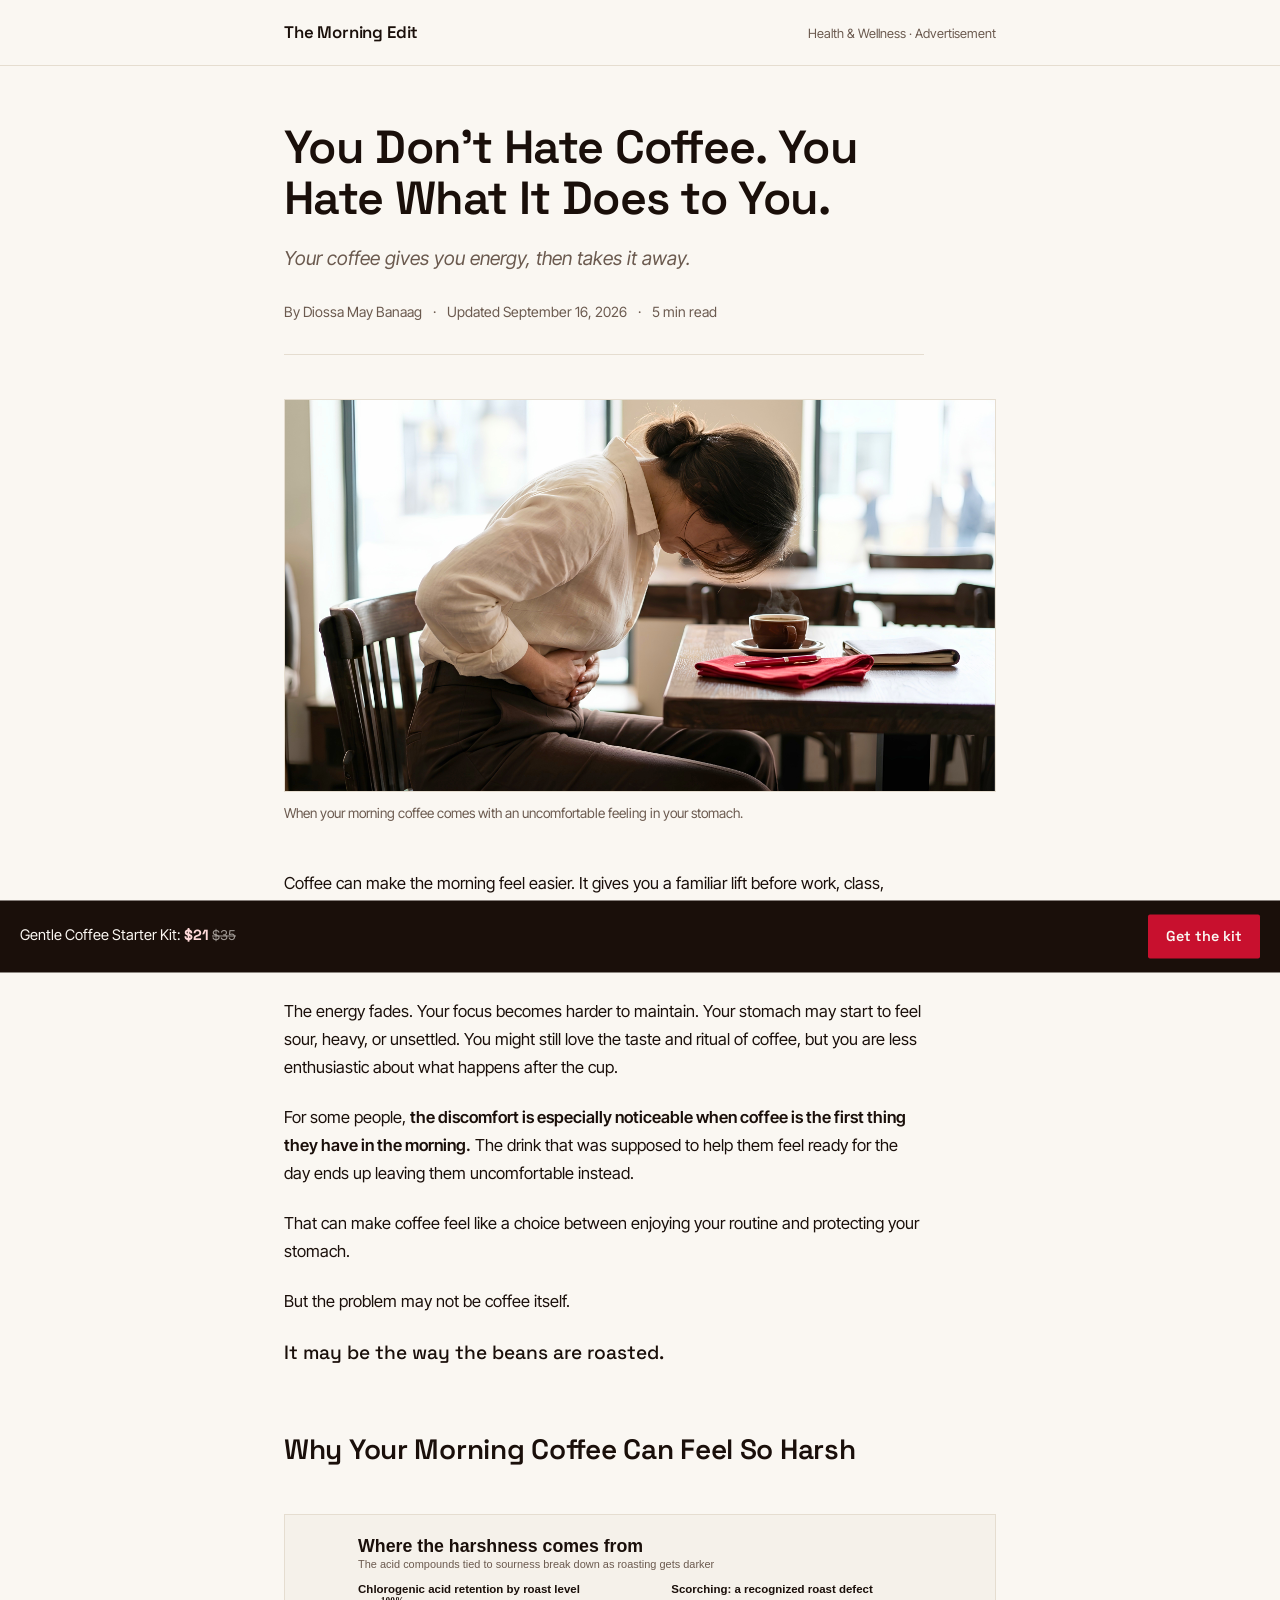
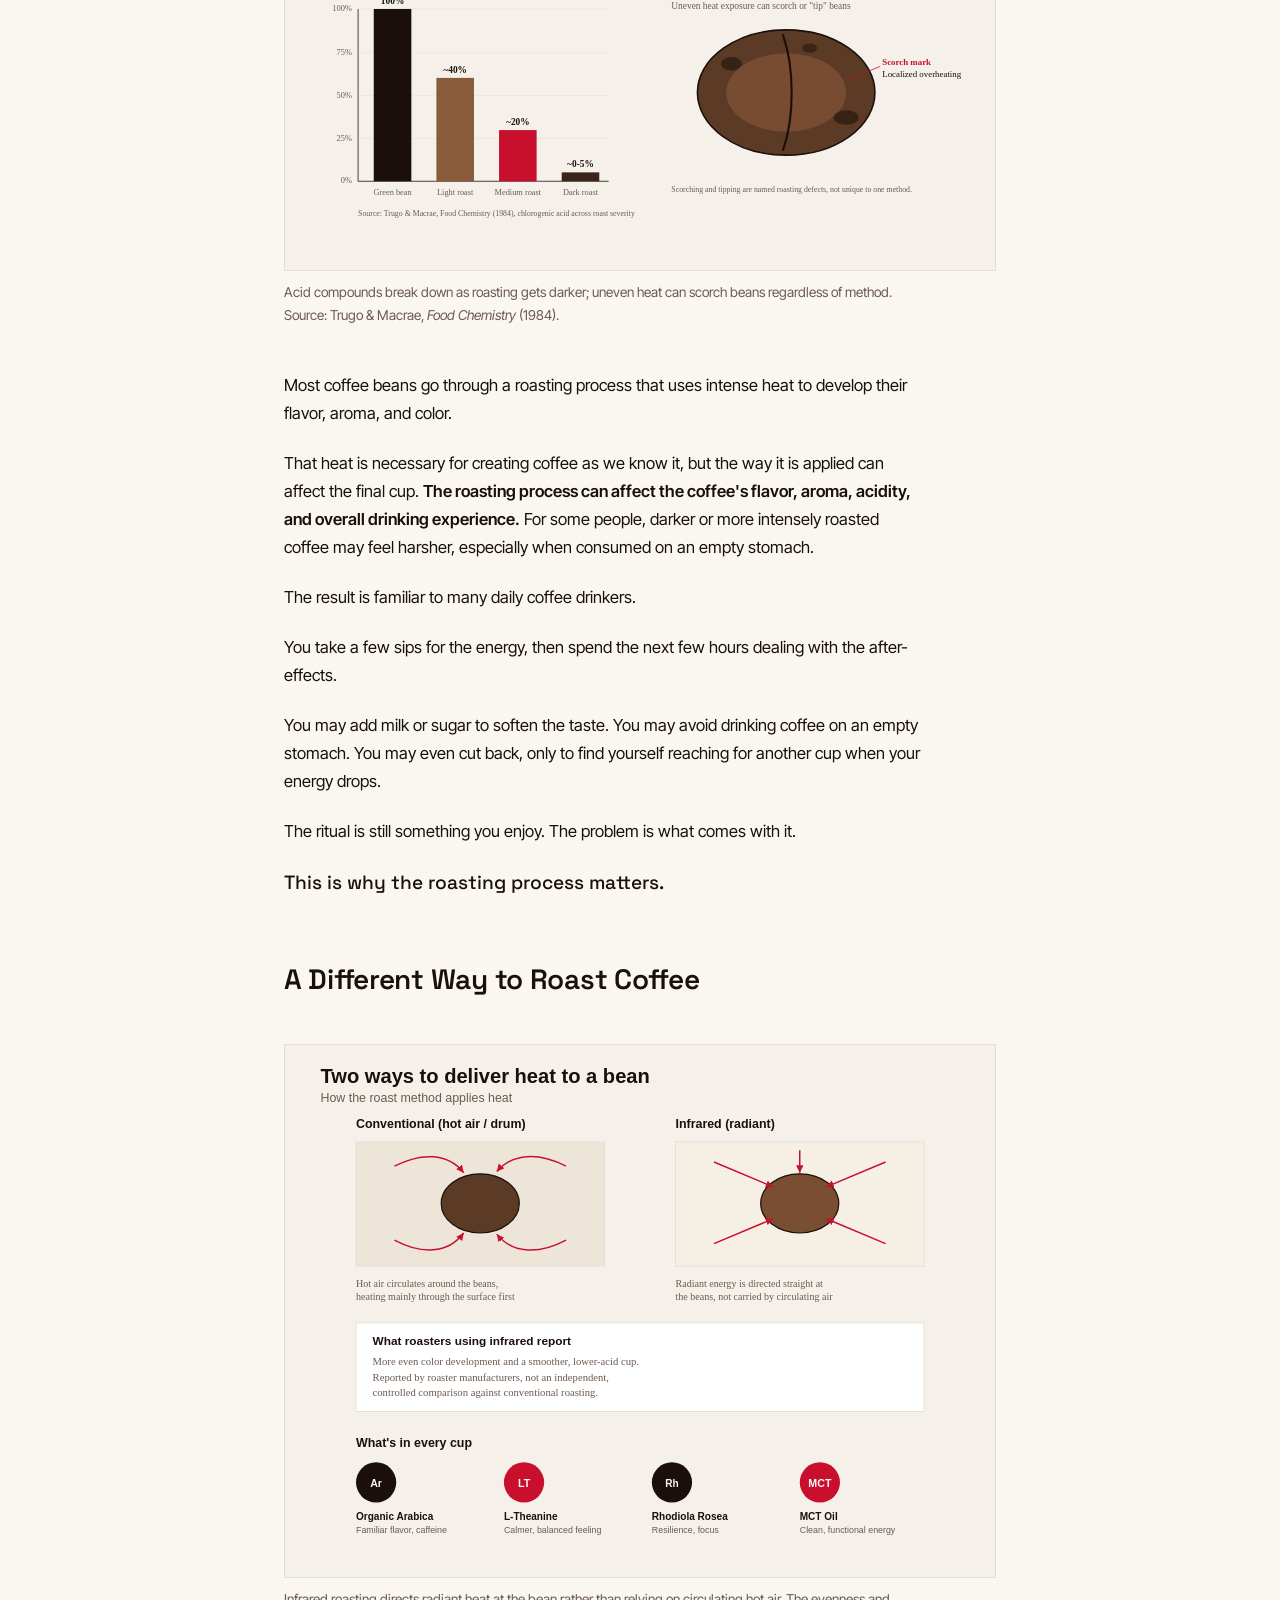
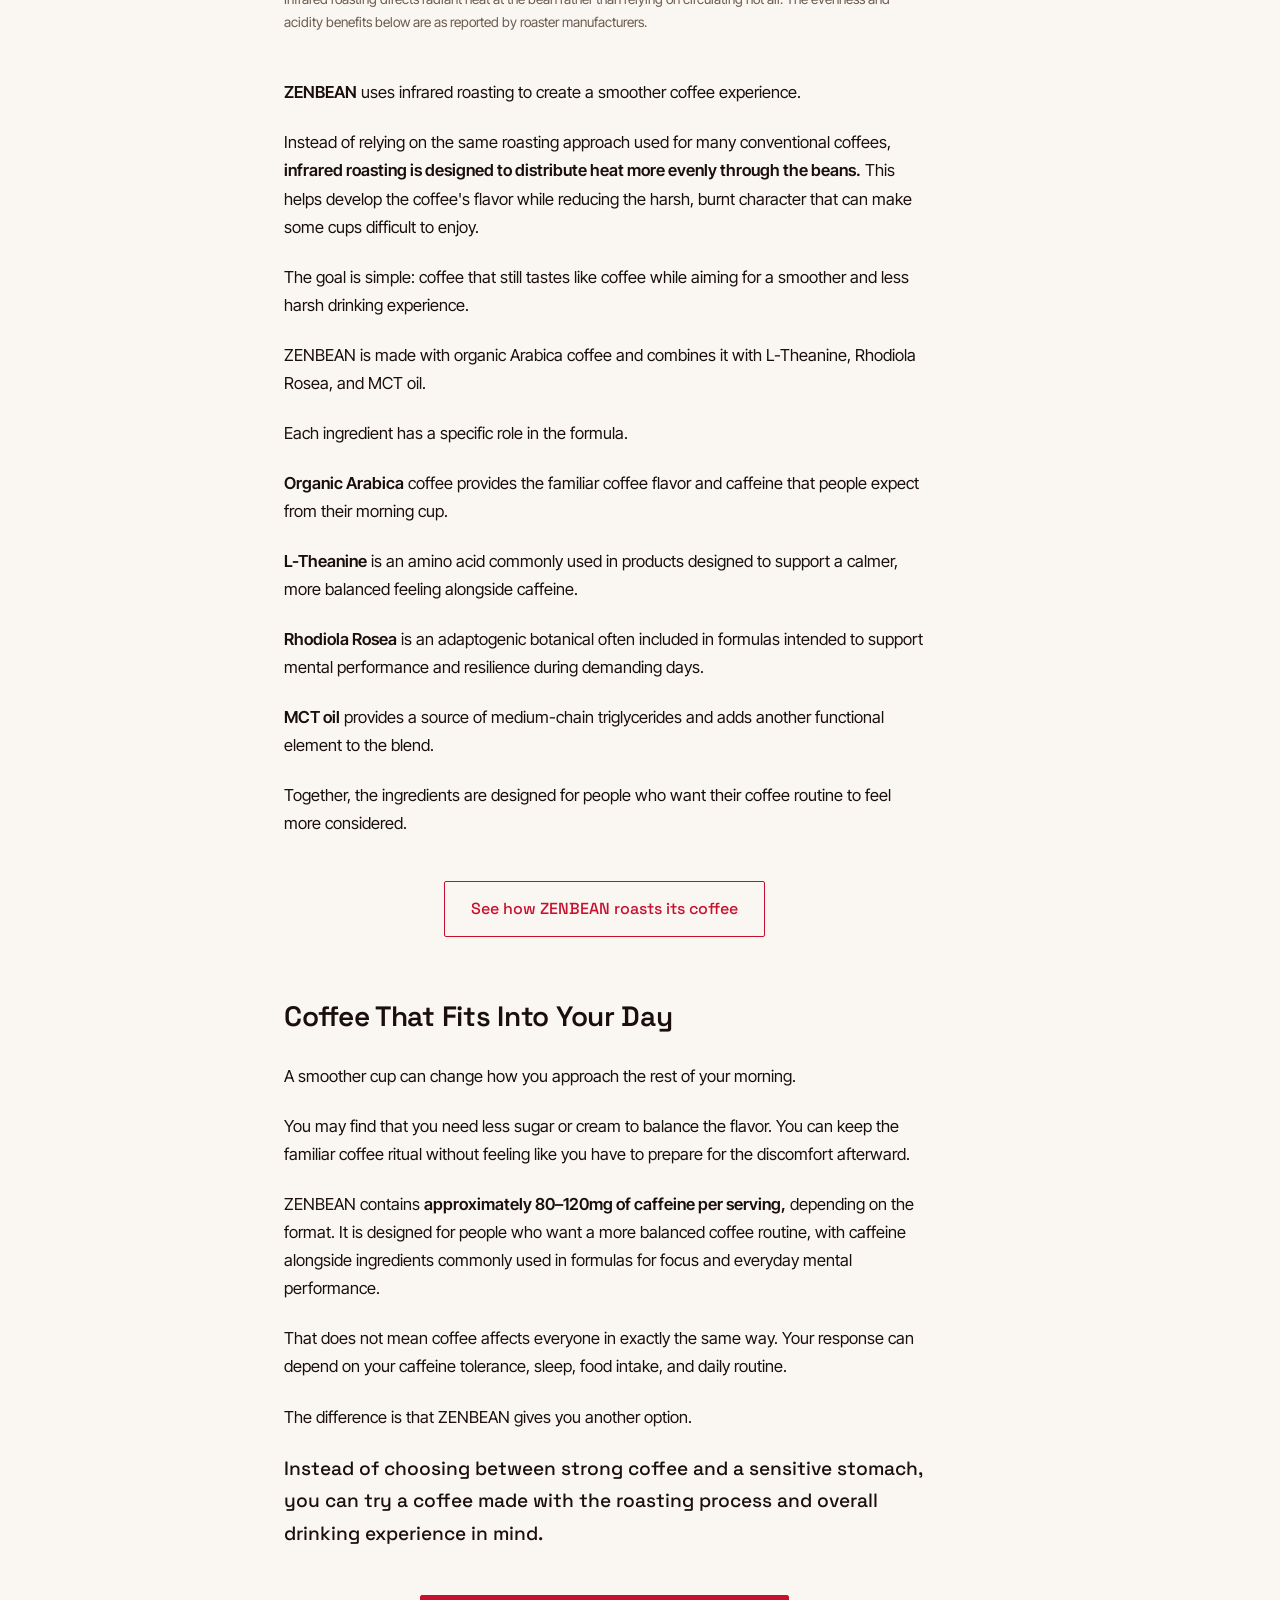
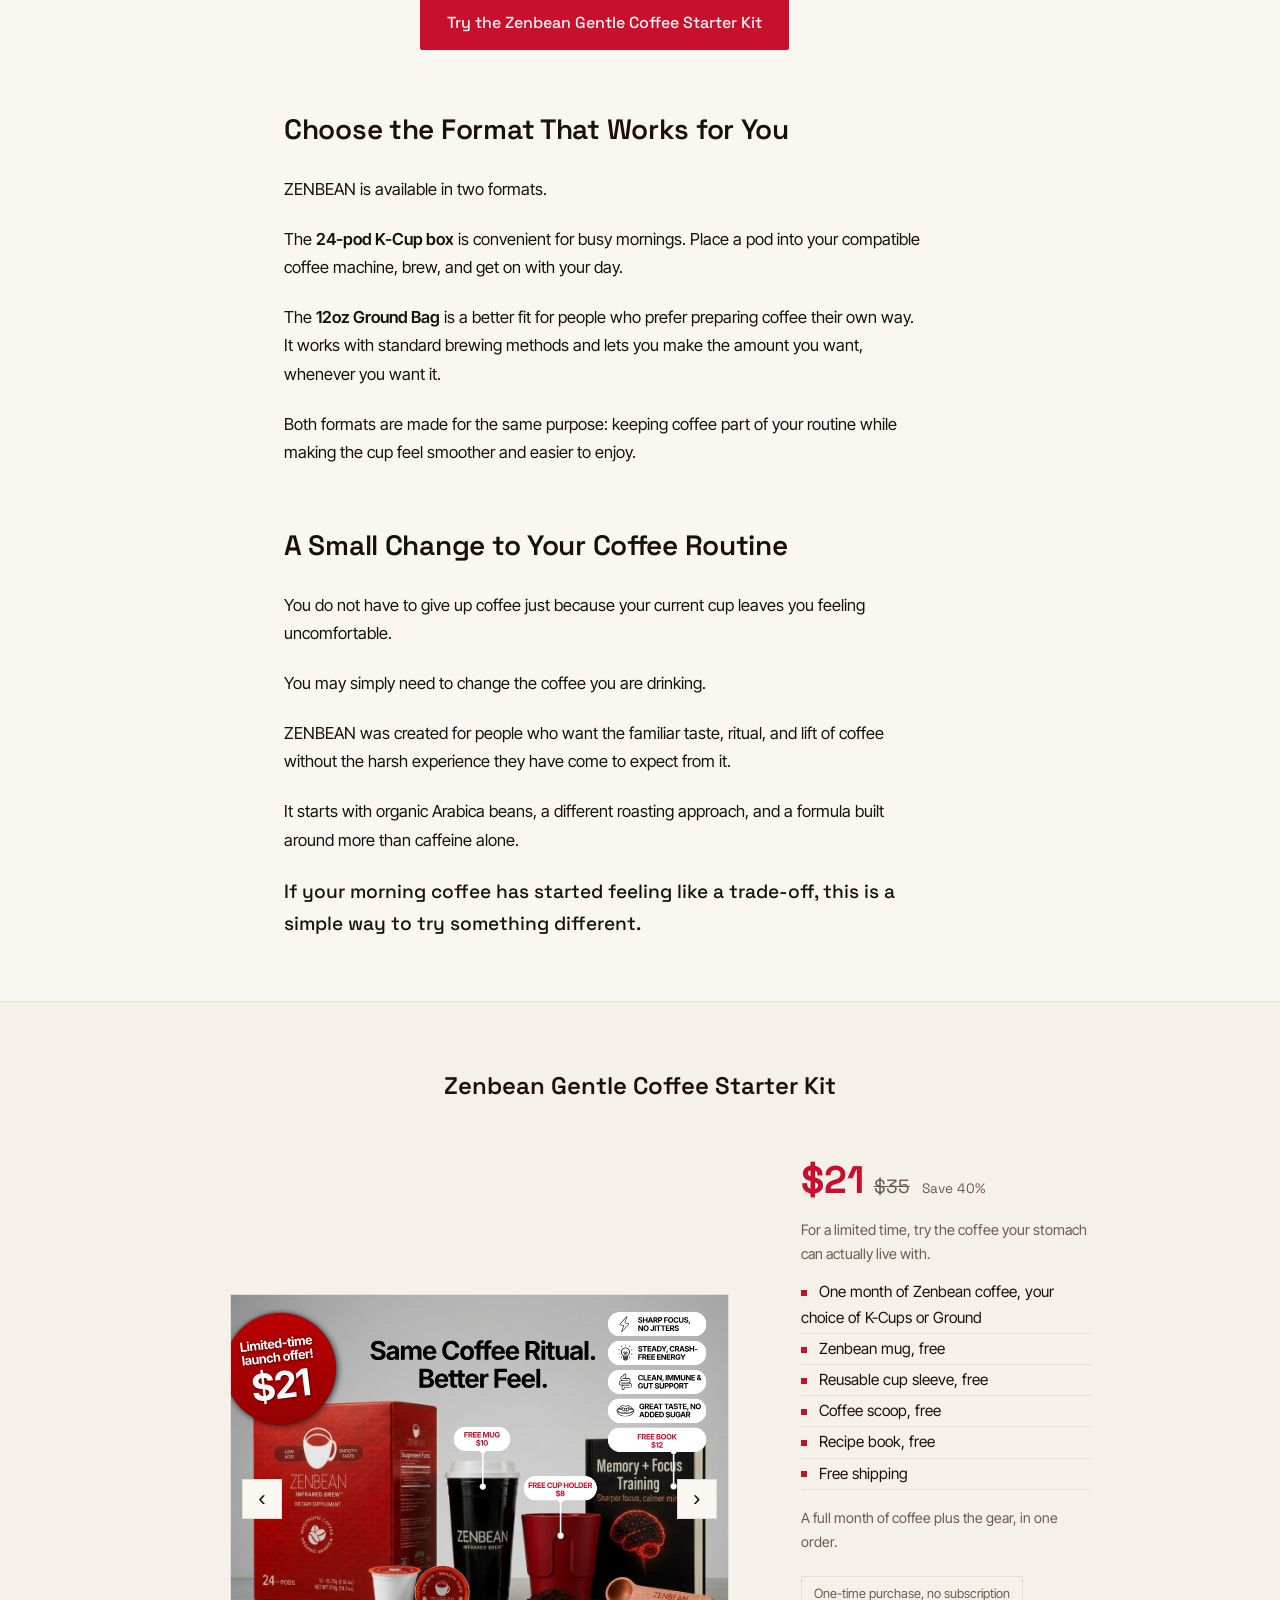
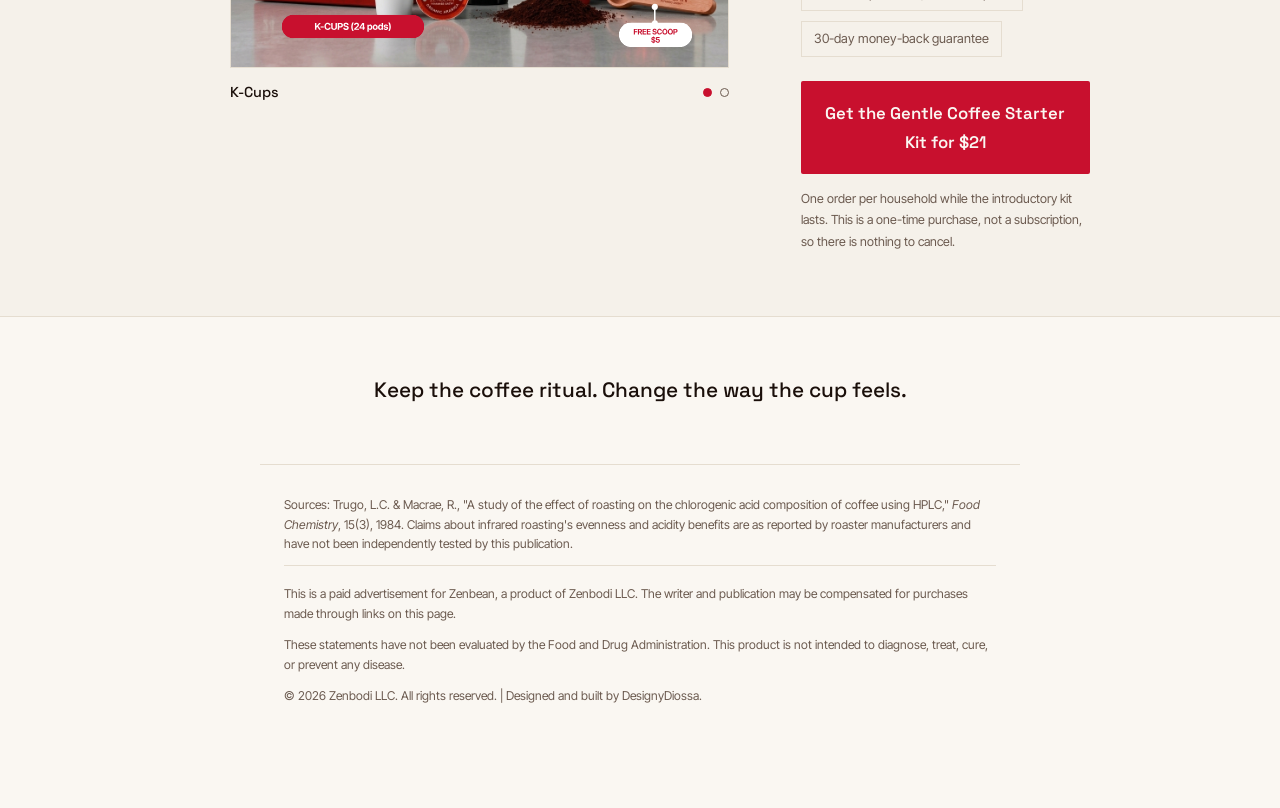
<file: zenbean-advertorial/index.html>
<!doctype html>
<html lang="en">
<head>
<meta charset="UTF-8">
<meta name="viewport" content="width=device-width, initial-scale=1.0">
<title>ZENBEAN | You Don't Hate Coffee</title>
<meta name="description" content="Your stomach doesn't hate coffee. It hates how the beans are roasted. Here's the science behind the burn, and the roast that fixes it.">

<!-- Favicons -->
<link rel="icon" type="image/png" sizes="32x32" href="assets/favicon-32.png">
<link rel="apple-touch-icon" sizes="180x180" href="assets/favicon-180.png">

<link rel="preconnect" href="https://fonts.googleapis.com">
<link rel="preconnect" href="https://fonts.gstatic.com" crossorigin>
<link href="https://fonts.googleapis.com/css2?family=Space+Grotesk:wght@500;600;700&family=Inter+Tight:ital,wght@0,400;0,500;0,600;1,400&display=swap" rel="stylesheet">
<link rel="stylesheet" href="styles.css">
</head>
<body>

<div class="progress-track" aria-hidden="true"><div class="progress-fill" id="progressFill"></div></div>

<header class="masthead">
  <div class="masthead-inner">
    <span class="pub-name">The Morning Edit</span>
    <span class="pub-tag">Health &amp; Wellness · Advertisement</span>
  </div>
</header>

<main>
  <article class="article">

    <div class="article-head">
      <h1>You Don't Hate Coffee. You Hate What It Does to You.</h1>
      <p class="deck">Your coffee gives you energy, then takes it away.</p>
      <div class="byline">
        <span>By Diossa May Banaag</span>
        <span class="byline-dot">·</span>
        <span>Updated September 16, 2026</span>
        <span class="byline-dot">·</span>
        <span>5 min read</span>
      </div>
    </div>

    <figure class="art-figure hero-figure">
      <!-- Image 1: The Morning Coffee Trade-Off. -->
      <picture>
        <source media="(max-width: 600px)" srcset="images/01-morning-trade-off-mobile.svg">
        <img src="images/01-morning-trade-off-desktop.svg" alt="A woman sitting at a café table with one hand over her stomach, suggesting discomfort after drinking coffee" class="art-img">
      </picture>
      <figcaption>When your morning coffee comes with an uncomfortable feeling in your stomach.</figcaption>
    </figure>

    <div class="prose">
      <p>Coffee can make the morning feel easier. It gives you a familiar lift before work, class, errands, or whatever the day has planned.</p>
      <p>But that first burst can come with a trade-off.</p>
      <p>The energy fades. Your focus becomes harder to maintain. Your stomach may start to feel sour, heavy, or unsettled. You might still love the taste and ritual of coffee, but you are less enthusiastic about what happens after the cup.</p>
      <p>For some people, <strong>the discomfort is especially noticeable when coffee is the first thing they have in the morning.</strong> The drink that was supposed to help them feel ready for the day ends up leaving them uncomfortable instead.</p>
      <p>That can make coffee feel like a choice between enjoying your routine and protecting your stomach.</p>
      <p>But the problem may not be coffee itself.</p>
      <p class="lede-out">It may be the way the beans are roasted.</p>
    </div>

    <h2>Why Your Morning Coffee Can Feel So Harsh</h2>

    <figure class="art-figure">
      <!-- Image 2: The Harsh Roast. -->
      <picture>
        <source media="(max-width: 600px)" srcset="images/02-harsh-roast-mobile.svg">
        <img src="images/02-harsh-roast-desktop.svg" alt="Bar chart of chlorogenic acid retention falling as roast level darkens, alongside a diagram of scorching, a recognized roast defect" class="art-img">
      </picture>
      <figcaption>Acid compounds break down as roasting gets darker; uneven heat can scorch beans regardless of method. Source: Trugo &amp; Macrae, <em>Food Chemistry</em> (1984).</figcaption>
    </figure>

    <div class="prose">
      <p>Most coffee beans go through a roasting process that uses intense heat to develop their flavor, aroma, and color.</p>
      <p>That heat is necessary for creating coffee as we know it, but the way it is applied can affect the final cup. <strong>The roasting process can affect the coffee's flavor, aroma, acidity, and overall drinking experience.</strong> For some people, darker or more intensely roasted coffee may feel harsher, especially when consumed on an empty stomach.</p>
      <p>The result is familiar to many daily coffee drinkers.</p>
      <p>You take a few sips for the energy, then spend the next few hours dealing with the after-effects.</p>
      <p>You may add milk or sugar to soften the taste. You may avoid drinking coffee on an empty stomach. You may even cut back, only to find yourself reaching for another cup when your energy drops.</p>
      <p>The ritual is still something you enjoy. The problem is what comes with it.</p>
      <p class="lede-out">This is why the roasting process matters.</p>
    </div>

    <h2>A Different Way to Roast Coffee</h2>

    <figure class="art-figure">
      <!-- Image 3: A Different Way to Roast Coffee. -->
      <picture>
        <source media="(max-width: 600px)" srcset="images/03-roast-comparison-mobile.svg">
        <img src="images/03-roast-comparison-desktop.svg" alt="Diagram of hot-air versus infrared radiant heating, plus the four ZENBEAN ingredients" class="art-img">
      </picture>
      <figcaption>Infrared roasting directs radiant heat at the bean rather than relying on circulating hot air. The evenness and acidity benefits below are as reported by roaster manufacturers.</figcaption>
    </figure>

    <div class="prose">
      <p><strong>ZENBEAN</strong> uses infrared roasting to create a smoother coffee experience.</p>
      <p>Instead of relying on the same roasting approach used for many conventional coffees, <strong>infrared roasting is designed to distribute heat more evenly through the beans.</strong> This helps develop the coffee's flavor while reducing the harsh, burnt character that can make some cups difficult to enjoy.</p>
      <p>The goal is simple: coffee that still tastes like coffee while aiming for a smoother and less harsh drinking experience.</p>
      <p>ZENBEAN is made with organic Arabica coffee and combines it with L-Theanine, Rhodiola Rosea, and MCT oil.</p>
      <p>Each ingredient has a specific role in the formula.</p>
      <p><strong>Organic Arabica</strong> coffee provides the familiar coffee flavor and caffeine that people expect from their morning cup.</p>
      <p><strong>L-Theanine</strong> is an amino acid commonly used in products designed to support a calmer, more balanced feeling alongside caffeine.</p>
      <p><strong>Rhodiola Rosea</strong> is an adaptogenic botanical often included in formulas intended to support mental performance and resilience during demanding days.</p>
      <p><strong>MCT oil</strong> provides a source of medium-chain triglycerides and adds another functional element to the blend.</p>
      <p>Together, the ingredients are designed for people who want their coffee routine to feel more considered.</p>
    </div>

    <div class="soft-cta">
      <a href="#roast" class="cta-link">See how ZENBEAN roasts its coffee</a>
    </div>

    <h2>Coffee That Fits Into Your Day</h2>

    <div class="prose">
      <p>A smoother cup can change how you approach the rest of your morning.</p>
      <p>You may find that you need less sugar or cream to balance the flavor. You can keep the familiar coffee ritual without feeling like you have to prepare for the discomfort afterward.</p>
      <p>ZENBEAN contains <strong>approximately 80–120mg of caffeine per serving,</strong> depending on the format. It is designed for people who want a more balanced coffee routine, with caffeine alongside ingredients commonly used in formulas for focus and everyday mental performance.</p>
      <p>That does not mean coffee affects everyone in exactly the same way. Your response can depend on your caffeine tolerance, sleep, food intake, and daily routine.</p>
      <p>The difference is that ZENBEAN gives you another option.</p>
      <p class="lede-out">Instead of choosing between strong coffee and a sensitive stomach, you can try a coffee made with the roasting process and overall drinking experience in mind.</p>
    </div>

    <div class="soft-cta">
      <a href="#offer" class="cta-link cta-link-solid">Try the Zenbean Gentle Coffee Starter Kit</a>
    </div>

   <h2 id="roast">Choose the Format That Works for You</h2>

    <div class="prose">
      <p>ZENBEAN is available in two formats.</p>
      <p>The <strong>24-pod K-Cup box</strong> is convenient for busy mornings. Place a pod into your compatible coffee machine, brew, and get on with your day.</p>
      <p>The <strong>12oz Ground Bag</strong> is a better fit for people who prefer preparing coffee their own way. It works with standard brewing methods and lets you make the amount you want, whenever you want it.</p>
      <p>Both formats are made for the same purpose: keeping coffee part of your routine while making the cup feel smoother and easier to enjoy.</p>
    </div>

    <h2>A Small Change to Your Coffee Routine</h2>

    <div class="prose">
      <p>You do not have to give up coffee just because your current cup leaves you feeling uncomfortable.</p>
      <p>You may simply need to change the coffee you are drinking.</p>
      <p>ZENBEAN was created for people who want the familiar taste, ritual, and lift of coffee without the harsh experience they have come to expect from it.</p>
      <p>It starts with organic Arabica beans, a different roasting approach, and a formula built around more than caffeine alone.</p>
      <p class="lede-out">If your morning coffee has started feeling like a trade-off, this is a simple way to try something different.</p>
    </div>

  </article>

  <section class="offer" id="offer">
    <div class="offer-inner">
      <p class="offer-eyebrow">Zenbean Gentle Coffee Starter Kit</p>

      <figure class="offer-figure">
        <!-- Image 4: The Zenbean Gentle Coffee Starter Kit, two versions. -->
        <div class="kit-carousel" id="kitCarousel">
          <div class="kit-carousel-track">
            <img src="images/starter-kit-kcups.svg" alt="Zenbean Gentle Coffee Starter Kit, K-Cups version" class="kit-slide is-active" data-slide="0">
            <img src="images/starter-kit-ground.svg" alt="Zenbean Gentle Coffee Starter Kit, Ground bag version" class="kit-slide" data-slide="1">
          </div>

          <button type="button" class="kit-arrow kit-arrow-prev" aria-label="Previous format">&#8249;</button>
          <button type="button" class="kit-arrow kit-arrow-next" aria-label="Next format">&#8250;</button>

          <div class="kit-carousel-footer">
            <span class="kit-slide-label" id="kitSlideLabel">K-Cups</span>
            <div class="kit-dots" role="tablist" aria-label="Choose kit format shown">
              <button type="button" class="kit-dot is-active" data-slide="0" role="tab" aria-selected="true" aria-label="Show K-Cups version"></button>
              <button type="button" class="kit-dot" data-slide="1" role="tab" aria-selected="false" aria-label="Show Ground bag version"></button>
            </div>
          </div>
        </div>
      </figure>

      <div class="offer-body">
        <p class="offer-price"><span class="price-now">$21</span> <span class="price-was">$35</span> <span class="price-save">Save 40%</span></p>
        <p class="offer-lede">For a limited time, try the coffee your stomach can actually live with.</p>

        <ul class="offer-list">
          <li>One month of Zenbean coffee, your choice of K-Cups or Ground</li>
          <li>Zenbean mug, free</li>
          <li>Reusable cup sleeve, free</li>
          <li>Coffee scoop, free</li>
          <li>Recipe book, free</li>
          <li>Free shipping</li>
        </ul>

        <p class="offer-value">A full month of coffee plus the gear, in one order.</p>

        <div class="offer-badges">
          <span>One-time purchase, no subscription</span>
          <span>30-day money-back guarantee</span>
        </div>

        <a href="#" class="buy-button">Get the Gentle Coffee Starter Kit for $21</a>
        <p class="offer-fine">One order per household while the introductory kit lasts. This is a one-time purchase, not a subscription, so there is nothing to cancel.</p>
      </div>
    </div>
  </section>

  <p class="closing-line">Keep the coffee ritual. Change the way the cup feels.</p>

  <footer class="site-footer">
    <p class="sources-note">Sources: Trugo, L.C. &amp; Macrae, R., "A study of the effect of roasting on the chlorogenic acid composition of coffee using HPLC," <em>Food Chemistry</em>, 15(3), 1984. Claims about infrared roasting's evenness and acidity benefits are as reported by roaster manufacturers and have not been independently tested by this publication.</p>
    <p>This is a paid advertisement for Zenbean, a product of Zenbodi LLC. The writer and publication may be compensated for purchases made through links on this page.</p>
    <p>These statements have not been evaluated by the Food and Drug Administration. This product is not intended to diagnose, treat, cure, or prevent any disease.</p>
    <p class="footer-copy">© 2026 Zenbodi LLC. All rights reserved. | Designed and built by DesignyDiossa.</p>
  </footer>
</main>

<div class="sticky-bar" id="stickyBar">
  <span class="sticky-text">Gentle Coffee Starter Kit: <strong>$21</strong> <span class="sticky-was">$35</span></span>
  <a href="#offer" class="sticky-button">Get the kit</a>
</div>

<script src="script.js"></script>
</body>
</html>
</file>
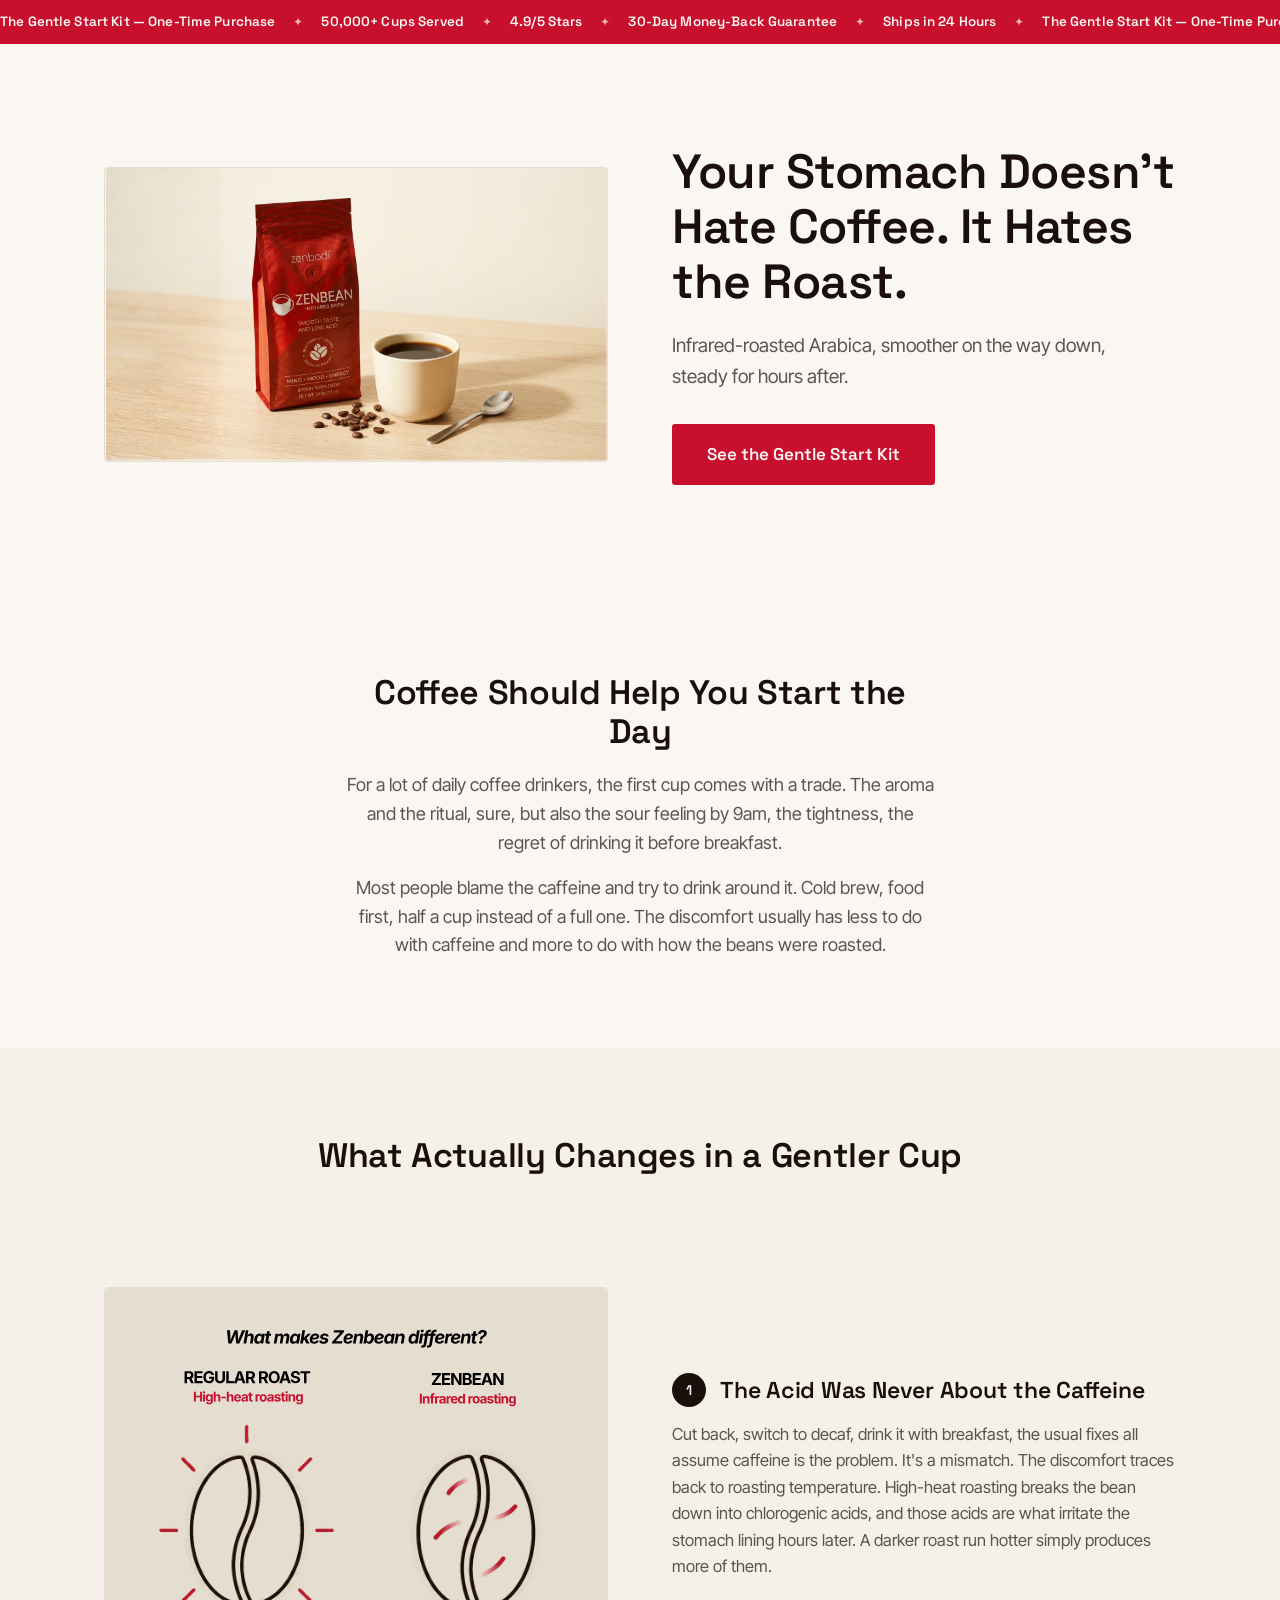
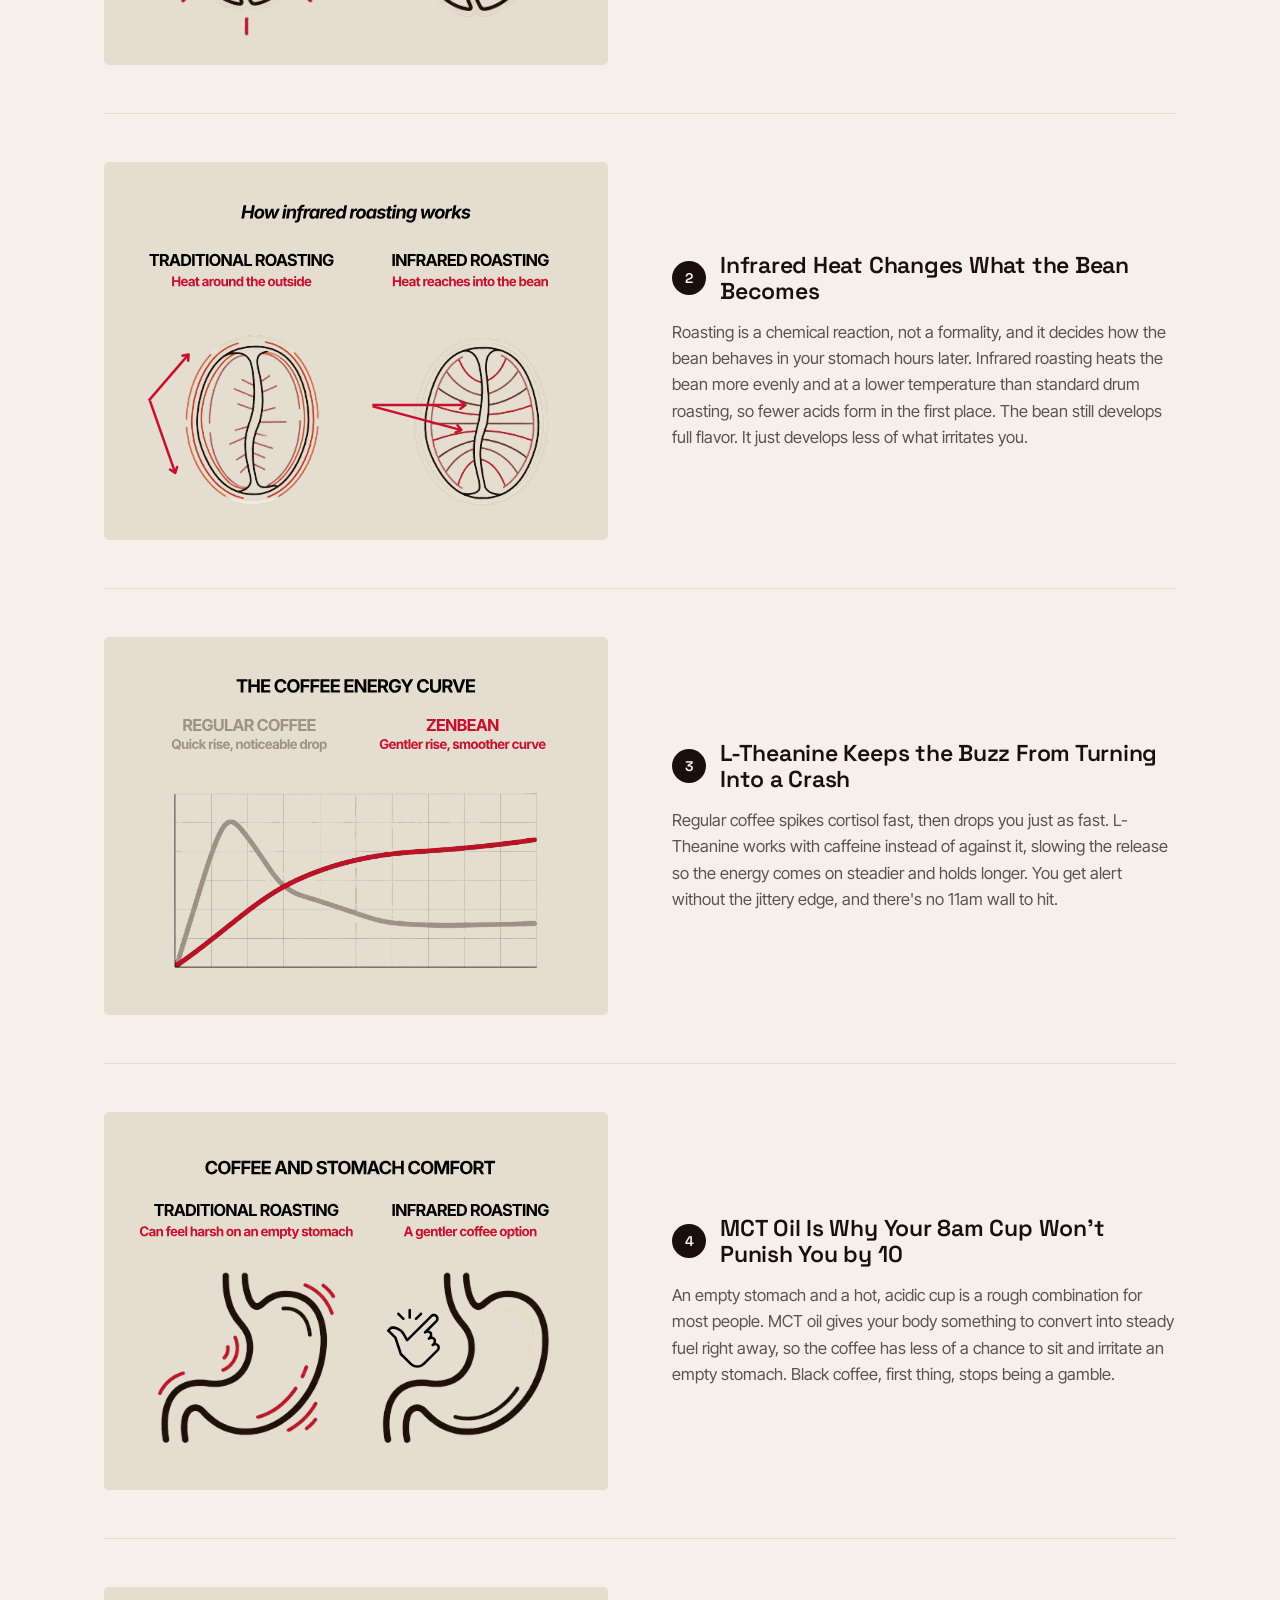
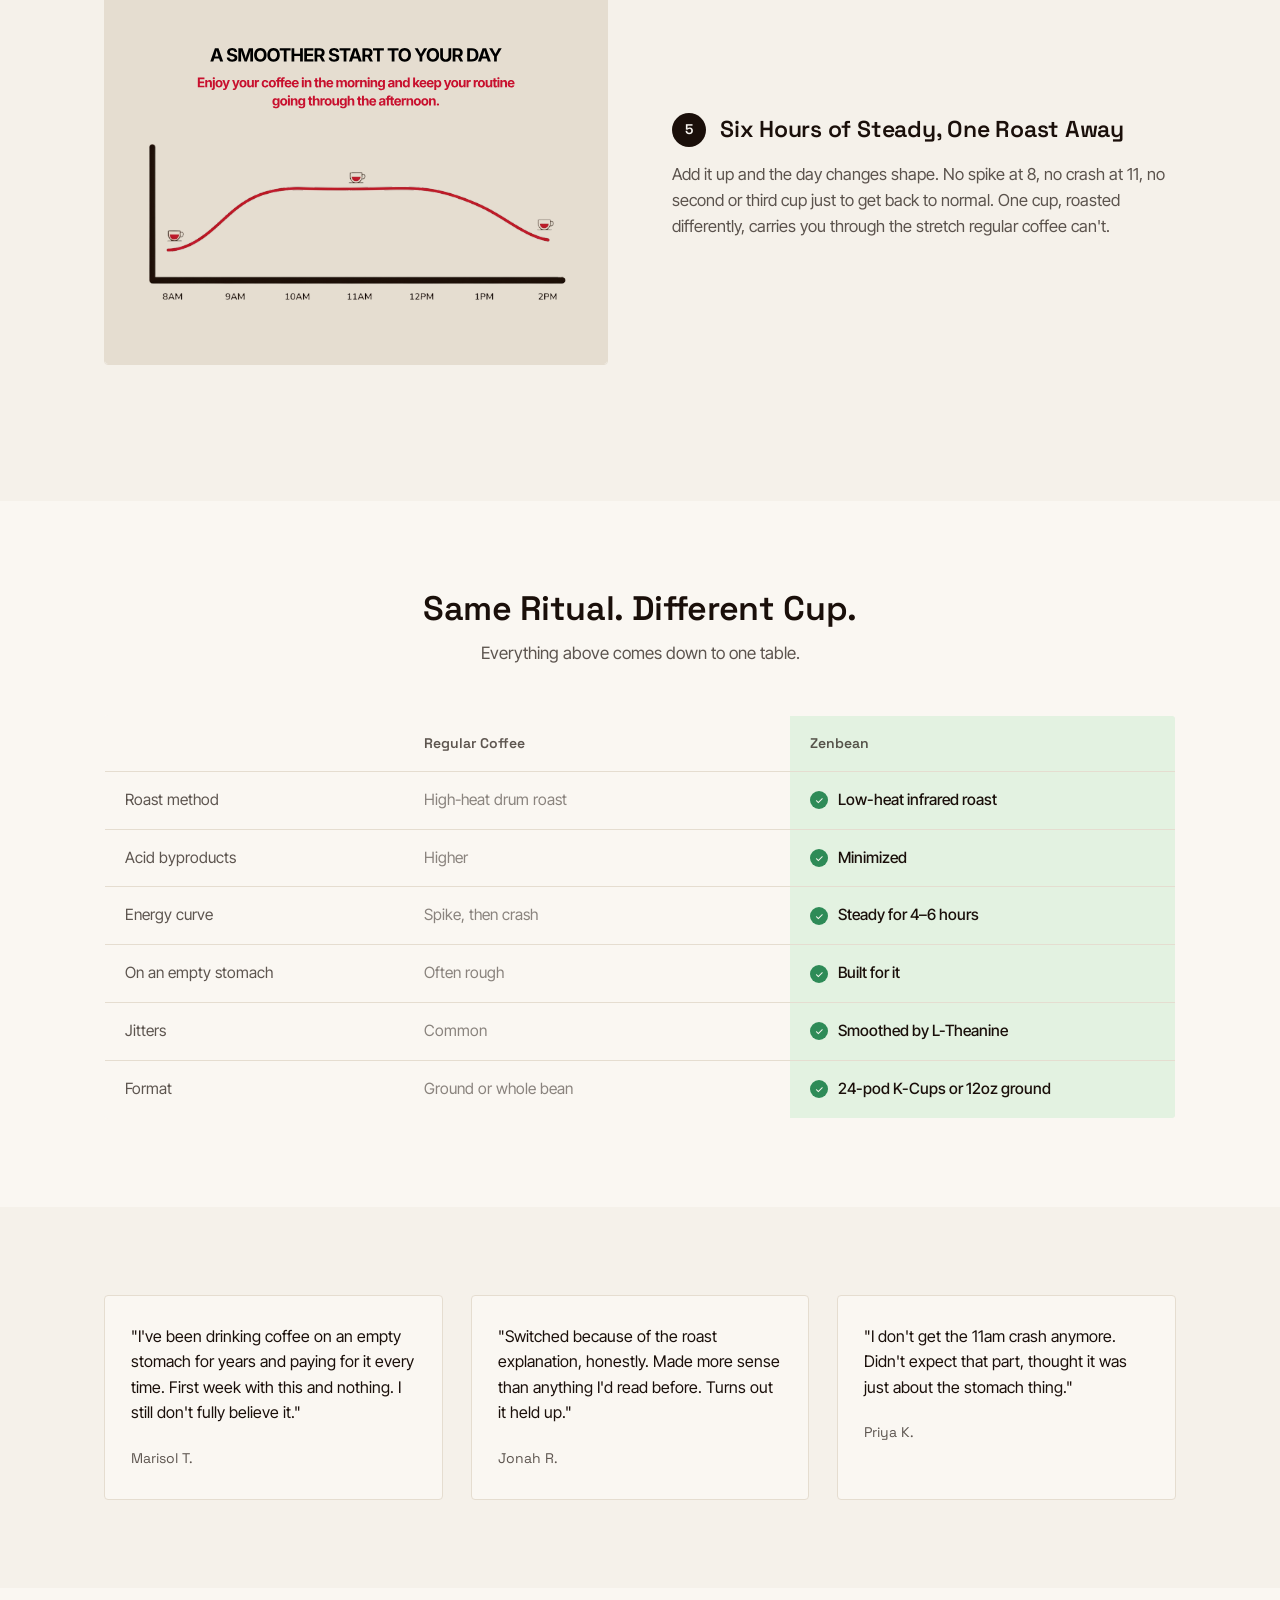
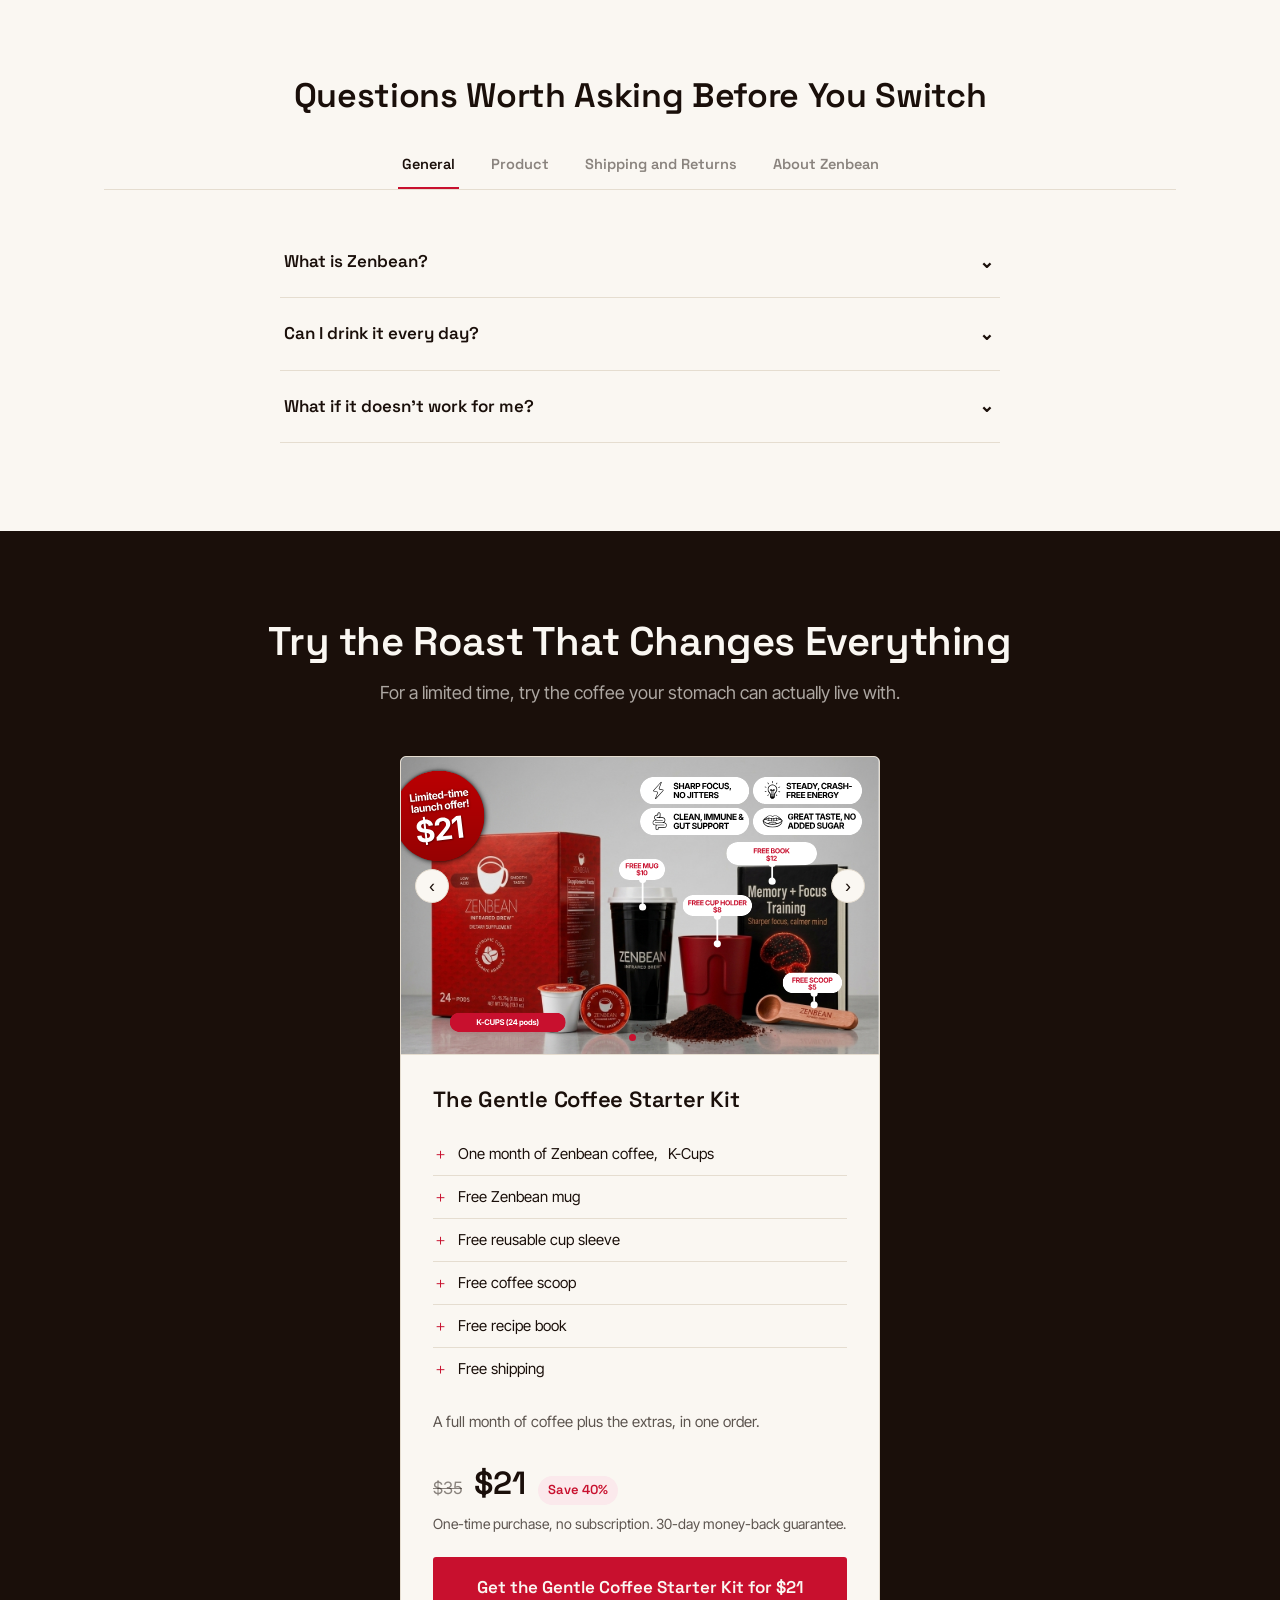
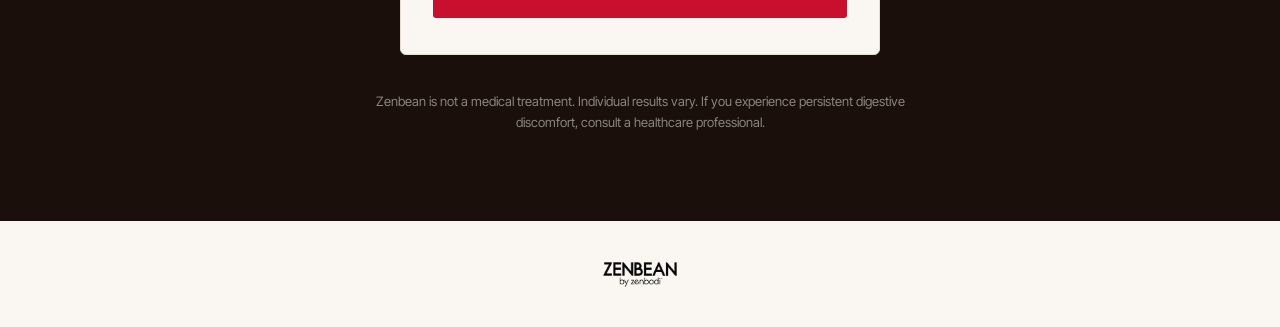
<file: zenbean-tofu/index.html>
<!DOCTYPE html>
<html lang="en">
<head>
<meta charset="UTF-8">
<meta name="viewport" content="width=device-width, initial-scale=1.0">
<title>ZENBEAN | Coffee Your Stomach Can Live With</title>
<meta name="description" content="Infrared-roasted Arabica coffee blended with L-Theanine, Rhodiola Rosea and MCT oil. Smoother on the stomach, steady for hours after.">
<link rel="preconnect" href="https://fonts.googleapis.com">
<link rel="preconnect" href="https://fonts.gstatic.com" crossorigin>
<link href="https://fonts.googleapis.com/css2?family=Space+Grotesk:wght@500;600;700&family=Inter+Tight:wght@400;500;600&display=swap" rel="stylesheet">
<link rel="stylesheet" href="styles.css">
</head>
<body>

<!-- ANNOUNCEMENT TICKER -->
<div class="ticker" role="marquee" aria-label="Offer highlights">
  <div class="ticker-track">
    <span class="ticker-set">
      <span class="ticker-item">The Gentle Start Kit — One-Time Purchase</span>
      <span class="ticker-dot">✦</span>
      <span class="ticker-item">50,000+ Cups Served</span>
      <span class="ticker-dot">✦</span>
      <span class="ticker-item">4.9/5 Stars</span>
      <span class="ticker-dot">✦</span>
      <span class="ticker-item">30-Day Money-Back Guarantee</span>
      <span class="ticker-dot">✦</span>
      <span class="ticker-item">Ships in 24 Hours</span>
      <span class="ticker-dot">✦</span>
    </span>
    <span class="ticker-set" aria-hidden="true">
      <span class="ticker-item">The Gentle Start Kit — One-Time Purchase</span>
      <span class="ticker-dot">✦</span>
      <span class="ticker-item">50,000+ Cups Served</span>
      <span class="ticker-dot">✦</span>
      <span class="ticker-item">4.9/5 Stars</span>
      <span class="ticker-dot">✦</span>
      <span class="ticker-item">30-Day Money-Back Guarantee</span>
      <span class="ticker-dot">✦</span>
      <span class="ticker-item">Ships in 24 Hours</span>
      <span class="ticker-dot">✦</span>
    </span>
  </div>
</div>

<!-- HERO -->
<header class="hero">
  <div class="wrap">
    <div class="hero-grid">
      <div class="hero-copy">
        <h1>Your Stomach Doesn't Hate Coffee. It Hates the Roast.</h1>
        <p class="sub">Infrared-roasted Arabica, smoother on the way down, steady for hours after.</p>
        <a href="#offer" class="btn btn-primary">See the Gentle Start Kit</a>
      </div>
      <div class="hero-media">
        <img src="assets/img/hero.svg" alt="Zenbean infrared-roasted coffee">
      </div>
    </div>
  </div>
</header>

<!-- INTRO / AGITATION -->
<section class="intro">
  <div class="wrap">
    <h2>Coffee Should Help You Start the Day</h2>
    <p>For a lot of daily coffee drinkers, the first cup comes with a trade. The aroma and the ritual, sure, but also the sour feeling by 9am, the tightness, the regret of drinking it before breakfast.</p>
    <p>Most people blame the caffeine and try to drink around it. Cold brew, food first, half a cup instead of a full one. The discomfort usually has less to do with caffeine and more to do with how the beans were roasted.</p>
  </div>
</section>

<!-- REASONS -->
<section class="section-alt">
  <div class="wrap">
    <div class="reasons-head">
      <h2>What Actually Changes in a Gentler Cup</h2>
    </div>

    <div class="reason">
      <div class="reason-figure">
        <img src="assets/img/reason-1.svg" alt="Diagram showing acid formation from high-heat roasting">
      </div>
      <div class="reason-copy">
        <div class="reason-heading">
          <span class="reason-badge">1</span>
          <h3>The Acid Was Never About the Caffeine</h3>
        </div>
        <p>Cut back, switch to decaf, drink it with breakfast, the usual fixes all assume caffeine is the problem. It's a mismatch. The discomfort traces back to roasting temperature. High-heat roasting breaks the bean down into chlorogenic acids, and those acids are what irritate the stomach lining hours later. A darker roast run hotter simply produces more of them.</p>
      </div>
    </div>

    <div class="reason">
      <div class="reason-figure">
        <img src="assets/img/reason-2.svg" alt="Diagram comparing standard roasting to infrared roasting">
      </div>
      <div class="reason-copy">
        <div class="reason-heading">
          <span class="reason-badge">2</span>
          <h3>Infrared Heat Changes What the Bean Becomes</h3>
        </div>
        <p>Roasting is a chemical reaction, not a formality, and it decides how the bean behaves in your stomach hours later. Infrared roasting heats the bean more evenly and at a lower temperature than standard drum roasting, so fewer acids form in the first place. The bean still develops full flavor. It just develops less of what irritates you.</p>
      </div>
    </div>

    <div class="reason">
      <div class="reason-figure">
        <img src="assets/img/reason-3.svg" alt="Chart comparing energy curves of regular coffee and Zenbean">
      </div>
      <div class="reason-copy">
        <div class="reason-heading">
          <span class="reason-badge">3</span>
          <h3>L-Theanine Keeps the Buzz From Turning Into a Crash</h3>
        </div>
        <p>Regular coffee spikes cortisol fast, then drops you just as fast. L-Theanine works with caffeine instead of against it, slowing the release so the energy comes on steadier and holds longer. You get alert without the jittery edge, and there's no 11am wall to hit.</p>
      </div>
    </div>

    <div class="reason">
      <div class="reason-figure">
        <img src="assets/img/reason-4.svg" alt="Diagram comparing stomach response with and without MCT oil">
      </div>
      <div class="reason-copy">
        <div class="reason-heading">
          <span class="reason-badge">4</span>
          <h3>MCT Oil Is Why Your 8am Cup Won't Punish You by 10</h3>
        </div>
        <p>An empty stomach and a hot, acidic cup is a rough combination for most people. MCT oil gives your body something to convert into steady fuel right away, so the coffee has less of a chance to sit and irritate an empty stomach. Black coffee, first thing, stops being a gamble.</p>
      </div>
    </div>

    <div class="reason">
      <div class="reason-figure">
        <img src="assets/img/reason-5.svg" alt="Timeline showing steady energy from 8am to 2pm">
      </div>
      <div class="reason-copy">
        <div class="reason-heading">
          <span class="reason-badge">5</span>
          <h3>Six Hours of Steady, One Roast Away</h3>
        </div>
        <p>Add it up and the day changes shape. No spike at 8, no crash at 11, no second or third cup just to get back to normal. One cup, roasted differently, carries you through the stretch regular coffee can't.</p>
      </div>
    </div>

  </div>
</section>

<!-- COMPARISON -->
<section class="compare">
  <div class="wrap">
    <div class="compare-head">
      <h2>Same Ritual. Different Cup.</h2>
      <p>Everything above comes down to one table.</p>
    </div>
    <table class="compare-table">
      <thead>
        <tr>
          <th></th>
          <th class="regular">Regular Coffee</th>
          <th class="zenbean">Zenbean</th>
        </tr>
      </thead>
      <tbody>
        <tr>
          <td>Roast method</td>
          <td class="regular">High-heat drum roast</td>
          <td class="zenbean"><span class="zenbean-value"><span class="check-circle">✓</span>Low-heat infrared roast</span></td>
        </tr>
        <tr>
          <td>Acid byproducts</td>
          <td class="regular">Higher</td>
          <td class="zenbean"><span class="zenbean-value"><span class="check-circle">✓</span>Minimized</span></td>
        </tr>
        <tr>
          <td>Energy curve</td>
          <td class="regular">Spike, then crash</td>
          <td class="zenbean"><span class="zenbean-value"><span class="check-circle">✓</span>Steady for 4–6 hours</span></td>
        </tr>
        <tr>
          <td>On an empty stomach</td>
          <td class="regular">Often rough</td>
          <td class="zenbean"><span class="zenbean-value"><span class="check-circle">✓</span>Built for it</span></td>
        </tr>
        <tr>
          <td>Jitters</td>
          <td class="regular">Common</td>
          <td class="zenbean"><span class="zenbean-value"><span class="check-circle">✓</span>Smoothed by L-Theanine</span></td>
        </tr>
        <tr>
          <td>Format</td>
          <td class="regular">Ground or whole bean</td>
          <td class="zenbean"><span class="zenbean-value"><span class="check-circle">✓</span>24-pod K-Cups or 12oz ground</span></td>
        </tr>
      </tbody>
    </table>
  </div>
</section>

<!-- PROOF -->
<section class="section-alt">
  <div class="wrap">
    <div class="proof-grid">
      <div class="quote">
        <p>"I've been drinking coffee on an empty stomach for years and paying for it every time. First week with this and nothing. I still don't fully believe it."</p>
        <cite>Marisol T.</cite>
      </div>
      <div class="quote">
        <p>"Switched because of the roast explanation, honestly. Made more sense than anything I'd read before. Turns out it held up."</p>
        <cite>Jonah R.</cite>
      </div>
      <div class="quote">
        <p>"I don't get the 11am crash anymore. Didn't expect that part, thought it was just about the stomach thing."</p>
        <cite>Priya K.</cite>
      </div>
    </div>
  </div>
</section>

<!-- FAQ -->
<section class="faq">
  <div class="wrap">
    <div class="faq-head">
      <h2>Questions Worth Asking Before You Switch</h2>
    </div>

    <div class="faq-tabs" role="tablist">
      <button class="faq-tab is-active" type="button" role="tab" data-category="general">General</button>
      <button class="faq-tab" type="button" role="tab" data-category="product">Product</button>
      <button class="faq-tab" type="button" role="tab" data-category="shipping">Shipping and Returns</button>
      <button class="faq-tab" type="button" role="tab" data-category="about">About Zenbean</button>
    </div>

    <div class="faq-list">

      <div class="faq-group is-active" data-category="general">
        <details class="faq-item">
          <summary>What is Zenbean?<span class="icon"></span></summary>
          <p class="a">Infrared-roasted organic Arabica coffee blended with L-Theanine, Rhodiola Rosea and MCT oil. Same coffee ritual, roasted a different way, with a blend built around a smoother experience.</p>
        </details>
        <details class="faq-item">
          <summary>Can I drink it every day?<span class="icon"></span></summary>
          <p class="a">Yes, it's built to replace your regular daily cup, not sit alongside it. Most people notice the difference from the first week.</p>
        </details>
        <details class="faq-item">
          <summary>What if it doesn't work for me?<span class="icon"></span></summary>
          <p class="a">You have 30 days to decide. If it's not for you, it's not for you, no conditions attached.</p>
        </details>
      </div>

      <div class="faq-group" data-category="product">
        <details class="faq-item">
          <summary>Does it taste different from regular coffee?<span class="icon"></span></summary>
          <p class="a">Full-bodied, with a smoother finish and less of the sharp bite regular coffee leaves behind. Same ritual, easier on the way down.</p>
        </details>
        <details class="faq-item">
          <summary>Is there less caffeine?<span class="icon"></span></summary>
          <p class="a">No. Each cup delivers approximately 80 to 120mg of natural caffeine, in line with a standard cup. The difference is how it's released, not how much is there. Individual sensitivity to caffeine varies, so pay attention to what feels right for you.</p>
        </details>
        <details class="faq-item">
          <summary>Will this actually help my stomach, or is this just marketing?<span class="icon"></span></summary>
          <p class="a">The mechanism is roast chemistry, not a proprietary blend or a secret ingredient. Lower-heat roasting produces fewer of the acids linked to stomach irritation, and that's measurable. Zenbean isn't a treatment for reflux, gastritis, or any medical condition, and coffee affects everyone differently. If you have persistent stomach pain or reflux, it's worth talking to a healthcare professional.</p>
        </details>
        <details class="faq-item">
          <summary>How do I brew it?<span class="icon"></span></summary>
          <p class="a">Exactly how you brew your coffee now. Ground in any drip machine or French press, K-Cups in any standard pod brewer. No new equipment needed.</p>
        </details>
        <details class="faq-item">
          <summary>Pods or ground?<span class="icon"></span></summary>
          <p class="a">Both. 24-pod K-Cups or a 12oz ground bag, whichever fits your setup.</p>
        </details>
      </div>

      <div class="faq-group" data-category="shipping">
        <details class="faq-item">
          <summary>How long does shipping take?<span class="icon"></span></summary>
          <p class="a">Orders are fulfilled within 24 hours and typically arrive within 2 to 4 business days after dispatch.</p>
        </details>
        <details class="faq-item">
          <summary>Do you offer free shipping?<span class="icon"></span></summary>
          <p class="a">Yes, free shipping is included with the Gentle Start Kit.</p>
        </details>
        <details class="faq-item">
          <summary>What's your return policy?<span class="icon"></span></summary>
          <p class="a">30 days from delivery. If it's not the right fit, reach out and you'll be refunded in full.</p>
        </details>
        <details class="faq-item">
          <summary>Can I change my shipping address after ordering?<span class="icon"></span></summary>
          <p class="a">Reach out as soon as possible. Once an order has shipped we may not be able to redirect it, but we'll do what we can to help.</p>
        </details>
      </div>

      <div class="faq-group" data-category="about">
        <details class="faq-item">
          <summary>What makes this different from regular coffee?<span class="icon"></span></summary>
          <p class="a">How it's roasted and what's blended into it. Infrared roasting produces a naturally lower-acid, smoother cup, and the L-Theanine, Rhodiola Rosea and MCT oil work together to even out the energy curve.</p>
        </details>
        <details class="faq-item">
          <summary>Is there a subscription?<span class="icon"></span></summary>
          <p class="a">No. The Gentle Start Kit is a one-time purchase. No auto-renewal, no recurring charges.</p>
        </details>
        <details class="faq-item">
          <summary>Are the ingredients safe?<span class="icon"></span></summary>
          <p class="a">Every batch uses organic Arabica coffee with no proprietary blends or fillers hiding what's inside. As with any coffee or supplement, check with a healthcare professional if you're pregnant, nursing, or managing a health condition.</p>
        </details>
      </div>

    </div>
  </div>
</section>

<!-- OFFER -->
<section class="offer" id="offer">
  <div class="wrap">
    <div class="offer-head">
      <h2>Try the Roast That Changes Everything</h2>
      <p>For a limited time, try the coffee your stomach can actually live with.</p>
    </div>

    <div class="offer-card">
      <div class="offer-carousel">
        <div class="offer-slide-viewport">
          <img id="offer-slide-img" src="assets/img/offer-kcups.svg" alt="Gentle Coffee Starter Kit, K-Cups format">
        </div>
        <button class="offer-arrow prev" type="button" aria-label="Previous format" data-dir="-1">‹</button>
        <button class="offer-arrow next" type="button" aria-label="Next format" data-dir="1">›</button>
        <div class="offer-dots">
          <button class="dot is-active" type="button" data-slide="0" aria-label="View K-Cups"></button>
          <button class="dot" type="button" data-slide="1" aria-label="View Ground"></button>
        </div>
      </div>

      <div class="offer-card-body">
        <h3>The Gentle Coffee Starter Kit</h3>

        <ul class="offer-list">
          <li><span class="check">＋</span> One month of Zenbean coffee, <span id="offer-format">K-Cups</span></li>
          <li><span class="check">＋</span> Free Zenbean mug</li>
          <li><span class="check">＋</span> Free reusable cup sleeve</li>
          <li><span class="check">＋</span> Free coffee scoop</li>
          <li><span class="check">＋</span> Free recipe book</li>
          <li><span class="check">＋</span> Free shipping</li>
        </ul>

        <p class="offer-summary">A full month of coffee plus the extras, in one order.</p>

        <div class="price-row">
          <span class="price-old">$35</span>
          <span class="price-new">$21</span>
          <span class="price-save">Save 40%</span>
        </div>
        <p class="price-note">One-time purchase, no subscription. 30-day money-back guarantee.</p>

        <a href="https://dssioa.github.io/zenbean-advertorial/#" class="btn btn-primary">Get the Gentle Coffee Starter Kit for $21</a>
      </div>
    </div>

    <p class="offer-disclaimer">Zenbean is not a medical treatment. Individual results vary. If you experience persistent digestive discomfort, consult a healthcare professional.</p>
  </div>
</section>

<footer>
  <div class="wrap">
    <img src="assets/img/zenbodi-logo.webp" alt="Zenbean by Zenbodi" class="footer-logo">
  </div>
</footer>

<script src="script.js"></script>
</body>
</html>
</file>
<file: style.css>
/* ===========================================================
   Designy Diossa — Portfolio Home
   =========================================================== */

@font-face {
  font-family: 'Larken';
  src: url('assets/fonts/Larken.ttf') format('truetype');
  font-weight: normal;
  font-style: normal;
}

@font-face {
  font-family: 'Tan Mon Cheri';
  src: url('assets/fonts/TAN-MON-CHERI.otf') format('opentype');
  font-weight: normal;
  font-style: normal;
}

:root {
  --grad-btn: linear-gradient(90deg, #260132, #9310AC, #D04796);
  --bg-start: #e4dbbd;
  --bg-end: #fff8e7;
  --plum: #260132;
  --magenta: #9310AC;
  --pink: #D04796;
  --ink: #2A2130;
  --ink-soft: #574B5C;

  --font-display: 'Larken', Georgia, serif;
  --font-hero: 'Tan Mon Cheri', Georgia, serif;
  --font-body: 'DM Sans', -apple-system, 'Segoe UI', sans-serif;
}

* {
  box-sizing: border-box;
}

html {
  scroll-behavior: smooth;
}

body {
  margin: 0;
  font-family: var(--font-body);
  color: var(--ink);
  background: linear-gradient(160deg, var(--bg-start), var(--bg-end));
  -webkit-font-smoothing: antialiased;
}

img {
  max-width: 100%;
  display: block;
}

a {
  color: inherit;
}

/* ===========================================================
   BUTTONS
   =========================================================== */

.btn {
  display: inline-flex;
  align-items: center;
  justify-content: center;
  padding: 0.95rem 5rem;
  border-radius: 30px;
  font-family: var(--font-body);
  font-weight: 600;
  font-size: 0.98rem;
  text-decoration: none;
  cursor: pointer;
  border: none;
  text-transform: uppercase;
  transition: transform 0.2s, box-shadow 0.2s;
}

.btn--gradient {
  background: var(--grad-btn);
  color: #fff;
  box-shadow: 0 10px 26px -10px rgba(147,16,172,0.55);
}

.btn--gradient:hover {
  transform: translateY(-2px);
  box-shadow: 0 14px 30px -10px rgba(147,16,172,0.6);
}

.btn--outline {
  background: transparent;
  color: var(--magenta);
  border: 1.5px solid var(--magenta);
}

.btn--outline:hover {
  background: rgba(147,16,172,0.06);
  transform: translateY(-2px);
}

.btn--small {
  padding: 0.7rem 1.4rem;
  font-size: 0.88rem;
}

.btn--wide {
  width: 100%;
  max-width: 500px;
}

/* ===========================================================
   NAV
   =========================================================== */

.nav {
  padding: 1.4rem 6vw;
  position: sticky;
  top: 0;
  background: rgba(255,248,231,0.9);
  backdrop-filter: blur(8px);
  z-index: 50;
}

.nav::after {
  content: '';
  position: absolute;
  bottom: 0;
  left: 0;
  right: 0;
  height: 3px;
  background: var(--grad-btn);
}

.nav-inner {
  max-width: 1200px;
  margin: 0 auto;
  display: flex;
  align-items: center;
  justify-content: space-between;
}

.nav-logo img {
  height: 46px;
  width: auto;
}

.nav-links {
  display: flex;
  gap: 2.4rem;
}

.nav-links a {
  text-decoration: none;
  color: var(--ink);
  font-weight: 700;
  font-size: 0.95rem;
  letter-spacing: 0.02em;
  text-transform: uppercase;
}

.nav-links a:hover {
  color: var(--magenta);
}

/* ===========================================================
   HERO
   =========================================================== */

.hero {
  max-width: 1400px;
  margin: 2rem auto 0;
  padding: 2rem 6vw 4rem;
  display: flex;
  align-items: center;
  gap: 4rem;
}

.hero-visual {
  flex: 1;
}

.hero-visual img {
  border-radius: 14px;
}

.hero-text {
  flex: 1;
}

.hero-text h1 {
  font-family: var(--font-hero);
  font-style: italic;
  font-weight: 600;
  font-size: clamp(3rem, 6vw, 4.8rem);
  line-height: 1.3;
  padding-top: 0.15em;
  padding-bottom: 0.1em;
  margin: 0 0 1.2rem;
  background: var(--grad-btn);
  -webkit-background-clip: text;
  background-clip: text;
  color: transparent;
  overflow: visible;
}

.hero-sub {
  font-size: 1.08rem;
  line-height: 1.65;
  color: var(--ink-soft);
  max-width: 46ch;
  margin: 0 0 2rem;
}

.hero-btns {
  display: flex;
  gap: 1rem;
  flex-wrap: wrap;
}

/* ===========================================================
   INTRO / BUBBLES
   =========================================================== */

.intro {
  max-width: 1200px;
  margin: 3rem auto;
  padding: 2rem 6vw 5rem;
  display: flex;
  gap: 4rem;
  align-items: center;
}

.intro-photo {
  flex: 0 0 320px;
  position: relative;
}

.intro-photo img {
  border: 3px solid var(--magenta);
  border-radius: 16px;
  width: 100%;
}

.intro-caption {
  position: absolute;
  bottom: 0;
  left: 0;
  right: 0;
  margin: 0;
  background: var(--grad-btn);
  color: #fff;
  font-family: var(--font-display);
  font-style: italic;
  font-size: 1.5rem;
  text-align: center;
  padding: 0.9rem;
  border-radius: 0 0 13px 13px;
}

.intro-bubbles {
  flex: 1;
  display: flex;
  flex-direction: column;
  gap: 1.3rem;
  align-items: flex-start;
}

.bubble {
  position: relative;
  background: var(--grad-btn);
  color: #fff;
  padding: 1.2rem 1.8rem;
  border-radius: 20px;
  max-width: 480px;
}

/* DESKTOP BUBBLE ARROW */
.bubble::after {
  content: '';
  position: absolute;
  left: -10px;
  top: 22px;
  width: 0;
  height: 0;
  border-top: 10px solid transparent;
  border-bottom: 10px solid transparent;
  border-right: 12px solid #260132;
}

.bubble p {
  margin: 0;
  font-size: 1.02rem;
  line-height: 1.5;
}

.bubble--1 {
  align-self: flex-start;
}

.bubble--2 {
  align-self: flex-start;
  margin-left: 3.5rem;
}

.bubble--3 {
  align-self: flex-start;
  margin-left: 1.5rem;
}

.intro-bubbles .btn {
  margin-top: 0.5rem;
  align-self: flex-start;
  width: calc(3.5rem + 480px);
  max-width: 100%;
}

/* ===========================================================
   SECTION TITLES
   =========================================================== */

.section-title {
  font-family: var(--font-hero);
  font-style: italic;
  font-weight: 600;
  font-size: clamp(2.2rem, 4.5vw, 3rem);
  color: var(--plum);
  margin: 0 0 2.5rem;
}

/* ===========================================================
   PROJECTS
   =========================================================== */

.projects {
  max-width: 1200px;
  margin: 0 auto;
  padding: 3rem 6vw 5rem;
}

.projects-grid {
  display: grid;
  grid-template-columns: repeat(3, 1fr);
  gap: 1.6rem;
}

.project-card {
  display: block;
  text-decoration: none;
  color: var(--ink);
  background: #fff;
  border: 1.5px solid #B84FC2;
  border-radius: 16px;
  overflow: hidden;
  transition: transform 0.25s, box-shadow 0.25s;
}

.project-card:hover {
  transform: translateY(-5px);
  box-shadow: 0 20px 40px -20px rgba(147,16,172,0.4);
}

.project-card img {
  width: 100%;
  height: 180px;
  object-fit: cover;
}

.project-card-body {
  padding: 1.4rem 1.5rem 1.6rem;
}

.project-card h3 {
  font-family: var(--font-display);
  font-weight: 500;
  font-size: 1.4rem;
  margin: 0 0 0.3rem;
  color: var(--plum);
}

.project-loc {
  font-size: 0.85rem;
  color: var(--ink-soft);
  margin: 0 0 0.9rem;
}

.project-desc {
  font-size: 0.88rem;
  line-height: 1.5;
  color: var(--ink-soft);
  margin: 0 0 1.1rem;
  min-height: 4.5em;
}

.passion-tag {
  display: inline-block;
  font-size: 0.68rem;
  font-weight: 600;
  letter-spacing: 0.06em;
  text-transform: uppercase;
  color: var(--magenta);
  background: rgba(147,16,172,0.1);
  padding: 0.3rem 0.7rem;
  border-radius: 12px;
  margin-bottom: 0.6rem;
}

.tag-row {
  display: flex;
  flex-wrap: wrap;
  gap: 0.4rem;
}

.tag {
  font-size: 0.72rem;
  font-style: italic;
  color: var(--magenta);
  background: rgba(208,71,150,0.12);
  padding: 0.3rem 0.7rem;
  border-radius: 12px;
}

/* ===========================================================
   TESTIMONIALS
   =========================================================== */

.testimonials {
  max-width: 1200px;
  margin: 0 auto;
  padding: 3rem 6vw 5rem;
}

.testimonials-grid {
  display: grid;
  grid-template-columns: repeat(3, 1fr);
  gap: 1.6rem;
}

.testimonial-card {
  background: #fff;
  border: 1.5px solid #B84FC2;
  border-radius: 16px;
  padding: 1.8rem;
}

.testimonial-card h4 {
  font-family: var(--font-display);
  font-weight: 500;
  font-size: 1.2rem;
  color: var(--plum);
  margin: 0 0 1rem;
}

.testimonial-card p {
  font-size: 0.88rem;
  line-height: 1.55;
  color: var(--ink-soft);
  margin: 0 0 0.9rem;
}

.testimonial-card p:last-child {
  margin-bottom: 0;
}

.testimonial-card strong {
  color: var(--ink);
}

/* ===========================================================
   CONTACT
   =========================================================== */

.contact {
  max-width: 1200px;
  margin: 0 auto;
  padding: 0.5rem 6vw 6rem;
  text-align: left;
}

.contact-info,
.contact .btn {
  max-width: 400px;
}

.contact-info {
  margin-bottom: 2rem;
}

.contact-info p {
  font-size: 1rem;
  margin: 0.3rem 0;
  color: var(--ink-soft);
}

.contact-info a {
  text-decoration: none;
  color: var(--magenta);
  font-weight: 500;
}

.contact-info a:hover {
  text-decoration: underline;
}

/* ===========================================================
   FOOTER
   =========================================================== */

.site-footer {
  text-align: center;
  padding-bottom: 2rem;
}

.footer-bar {
  height: 6px;
  background: var(--grad-btn);
}

.site-footer p {
  font-size: 0.78rem;
  color: var(--ink-soft);
  margin: 1.2rem 0 0;
}

/* ===========================================================
   RESPONSIVE — MOBILE
   =========================================================== */

@media (max-width: 900px) {

  /* ---------- NAV ---------- */

  .nav {
    padding: 0.45rem 2.5vw;
  }

  .nav-inner {
    flex-direction: row;
    align-items: center;
    justify-content: space-between;
    gap: 0.25rem;
    width: 100%;
  }

  .nav-logo {
    flex-shrink: 1;
    min-width: 0;
  }

  .nav-logo img {
    height: 25px;
    width: auto;
    box-shadow: none !important;
  }

  .nav-links {
    display: flex;
    flex: 1;
    flex-wrap: nowrap;
    justify-content: flex-end;
    align-items: center;
    gap: 0.35rem;
    min-width: 0;
    width: auto;
  }

  .nav-links a {
    font-size: 0.52rem;
    letter-spacing: 0;
    white-space: nowrap;
    flex-shrink: 1;
  }

  /* MOBILE HIRE ME BUTTON */

  .nav-links .btn {
    display: inline-flex;
    width: auto !important;
    min-width: 0 !important;
    max-width: none !important;
    height: 18px !important;
    padding: 0.1rem 0.3rem !important;
    margin: 0 !important;
    font-size: 0.48rem !important;
    line-height: 1 !important;
    border-radius: 10px;
    white-space: nowrap;
  }


  /* ---------- HERO ---------- */

  .hero {
    flex-direction: column;
    gap: 2rem;
    padding: 1.5rem 5vw 3rem;
    text-align: center;
  }

  .hero-text,
  .hero-visual {
    width: 100%;
  }

  .hero-sub {
    margin-left: auto;
    margin-right: auto;
  }

  .hero-btns {
    justify-content: center;
    align-items: center;
    gap: 0.8rem;
  }

  /* Both hero buttons same size */

  .hero-btns .btn {
    width: 150px;
    min-width: 150px;
    padding: 0.8rem 0.5rem;
    font-size: 0.78rem;
    white-space: nowrap;
  }


  /* ---------- ABOUT / INTRO ---------- */

  .intro {
    flex-direction: column;
    gap: 2rem;
    padding: 2rem 5vw 4rem;
    text-align: center;
  }

  .intro-photo {
    flex: none;
    width: 100%;
    max-width: 320px;
  }

  .intro-bubbles {
    width: 100%;
    align-items: center;
    gap: 1rem;
  }

  .bubble,
  .bubble--2,
  .bubble--3 {
    align-self: center;
    width: 100%;
    max-width: 360px;
    margin-left: 0;
    padding: 0.9rem 1.1rem;
    border-radius: 16px;
  }

  .bubble p {
    font-size: 0.9rem;
    line-height: 1.45;
  }

  /* MOBILE BUBBLE ARROW */

  .bubble::after {
    left: 50%;
    top: -10px;
    transform: translateX(-50%);
    border-left: 10px solid transparent;
    border-right: 10px solid transparent;
    border-bottom: 12px solid #8D0FA4;
    border-top: none;
  }

  /* About button */

  .intro-bubbles .btn {
    align-self: center;
    width: auto;
    max-width: 100%;
    min-width: 200px;
    padding: 0.8rem 1.4rem;
  }


  /* ---------- PROJECTS ---------- */

  .projects {
    padding-left: 5vw;
    padding-right: 5vw;
  }

  .projects-grid {
    grid-template-columns: 1fr;
  }


  /* ---------- TESTIMONIALS ---------- */

  .testimonials {
    padding-left: 5vw;
    padding-right: 5vw;
  }

  .testimonials-grid {
    grid-template-columns: 1fr;
  }


  /* ---------- CONTACT ---------- */

  .contact {
    padding-left: 5vw;
    padding-right: 5vw;
    text-align: center;
  }

  .contact-info,
  .contact .btn {
    margin-left: auto;
    margin-right: auto;
  }


  /* ---------- PREVENT HORIZONTAL CUTTING ---------- */

  html,
  body {
    overflow-x: hidden;
  }
}
@media (max-width: 900px) {
  .nav-links .btn {
    background: red !important;
    color: yellow !important;
    padding: 0 !important;
    width: 40px !important;
    height: 15px !important;
    font-size: 6px !important;
  }
}
</file>
<file: hunta-branding/style.css>
/* ===========================================================
   HUNTA PRODUCTIONS — CASE STUDY
   Same portfolio shell as Pili Ani
   =========================================================== */


/* ===========================================================
   EFCO BROOKSHIRE
   =========================================================== */

@font-face {
  font-family: "EFCO Brookshire";
  src: url("assets/fonts/EFCO-Brookshire.ttf") format("truetype");
  font-weight: 400;
  font-style: normal;
  font-display: swap;
}


/* ===========================================================
   VARIABLES
   =========================================================== */

:root {

  /* Hunta colors */

  --dark-roast: #562607;
  --caramel: #B8763D;
  --cream-sand: #E7CB99;
  --parchment: #F1E9DA;
  --ink: #2E2013;


  /*
    These are the shared portfolio fonts.

    IMPORTANT:
    EFCO is NOT used for the body text.
    It is ONLY used for the project title.
  */

  --font-serif:
    Cambria,
    Georgia,
    serif;

  --font-sans:
    Inter,
    -apple-system,
    "Segoe UI",
    sans-serif;

}


/* ===========================================================
   RESET
   =========================================================== */

* {
  box-sizing: border-box;
}


html {
  scroll-behavior: smooth;
}


body {
  margin: 0;

  font-family: var(--font-sans);

  color: var(--ink);

  background: var(--parchment);

  -webkit-font-smoothing: antialiased;
}


img {
  max-width: 100%;
  display: block;
}


/* ===========================================================
   CASE STUDY HEADER
   =========================================================== */

.case-header {

  background: var(--parchment);

  padding: 3rem 6vw 0;

}


.case-header-inner {

  max-width: 780px;

  margin: 0 auto;

  text-align: left;

}


/* ===========================================================
   BACK TO PORTFOLIO
   =========================================================== */

.back-link {

  display: inline-block;

  color: var(--dark-roast);

  text-decoration: none;

  font-size: 0.9rem;

  font-weight: 600;

  margin-bottom: 2rem;

}


.back-link:hover {
  text-decoration: underline;
}


/* ===========================================================
   EYEBROW
   =========================================================== */

.eyebrow {

  color: var(--caramel);

  font-weight: 700;

  font-size: 0.78rem;

  letter-spacing: 0.09em;

  text-transform: uppercase;

  margin: 0 0 0.9rem;

}


/* ===========================================================
   PROJECT TITLE
   =========================================================== */

/*
   ONLY THE PROJECT NAME USES EFCO BROOKSHIRE.
*/

.case-header h1 {

  font-family:
    "EFCO Brookshire",
    Cambria,
    Georgia,
    serif;

  font-weight: 400;

  font-size:
    clamp(
      2.4rem,
      6vw,
      3.6rem
    );

  color: var(--dark-roast);

  margin: 0 0 1rem;

  line-height: 1.05;

}


/* ===========================================================
   PROJECT DESCRIPTION
   =========================================================== */

/*
   This uses the SAME body font as the other portfolio pages.
*/

.subtitle {

  font-family: var(--font-sans);

  font-size: 1.15rem;

  color: #5C4A34;

  max-width: 620px;

  line-height: 1.55;

  margin: 0 0 2rem;

}


/* ===========================================================
   PROJECT META
   =========================================================== */

.meta-row {

  display: flex;

  flex-wrap: wrap;

  gap: 2.5rem;

  padding-bottom: 2.5rem;

  border-bottom:
    1px solid
    rgba(86, 38, 7, 0.15);

}


.meta-item {

  font-family: var(--font-sans);

  font-size: 0.98rem;

  color: var(--ink);

  font-weight: 600;

}


.meta-item span {

  display: block;

  font-family: var(--font-sans);

  font-size: 0.72rem;

  font-weight: 700;

  letter-spacing: 0.08em;

  text-transform: uppercase;

  color: var(--caramel);

  margin-bottom: 0.3rem;

}


/* ===========================================================
   PREVIEW
   =========================================================== */

.preview-section {
  width: 100%;
  background: var(--parchment);
  padding: 1.5rem 3vw 3rem;
}

.preview-image {
  max-width: 850px;
  margin: 0 auto;
  background: #B8763D;
  border-radius: 12px;
  overflow: hidden;

  box-shadow:
    0 25px 50px -20px rgba(86, 38, 7, 0.35);
}

.preview-image img {
  width: 100%;
  height: auto;
  display: block;
}

/* ===========================================================
   VIEW FULL GUIDE BUTTON
   =========================================================== */

.view-guide-btn {

  display: flex;

  width: fit-content;

  align-items: center;

  justify-content: center;

  gap: 0.6rem;

  margin:
    2rem
    auto
    0;

  padding:
    0.9rem
    1.8rem;

  background: var(--dark-roast);

  color: #ffffff;

  border-radius: 30px;

  font-family: var(--font-sans);

  font-size: 0.95rem;

  font-weight: 600;

  text-decoration: none;

  transition:
    transform 0.2s ease,
    background 0.2s ease;

}


.view-guide-btn:hover {

  background: #6b3009;

  transform: translateY(2px);

}


/* ===========================================================
   FULL SVG GUIDE
   =========================================================== */

/*
   Every SVG keeps its ORIGINAL dimensions.

   They can be:

   1920 × 1080
   1920 × 950
   1920 × 727
   etc.

   That is intentional.

   We do NOT force 16:9.
*/

.guide {

  width: 100%;

  margin: 0;

  padding: 0;

  background: var(--parchment);

  /*
     Prevent inline image whitespace.
  */

  font-size: 0;

  line-height: 0;

}


.guide img {

  display: block;

  width: 100%;

  height: auto;

  max-width: none;

  margin: 0;

  padding: 0;

  border: 0;

}


/* ===========================================================
   FOOTER
   =========================================================== */

.case-footer {

  text-align: center;

  padding:
    2.5rem
    6vw
    3.5rem;

  color: #5C4A34;

}


.case-footer p {

  font-family: var(--font-sans);

  font-size: 0.72rem;

  letter-spacing: 0.08em;

  margin:
    0
    0
    0.8rem;

}


.case-footer a {

  color: var(--dark-roast);

  text-decoration: none;

  font-family: var(--font-sans);

  font-weight: 600;

  font-size: 0.9rem;

}


.case-footer a:hover {
  text-decoration: underline;
}


/* ===========================================================
   MOBILE
   =========================================================== */

@media (max-width: 900px) {

  .case-header {
    padding:
      2rem
      6vw
      0;
  }

}


@media (max-width: 600px) {

  .preview-section {

    padding:
      1.5rem
      4vw
      3.5rem;

  }


  .meta-row {

    gap:
      1.5rem;

  }


  .view-guide-btn {

    margin-top: 1.5rem;

  }

}
</file>
<file: pili-ani-pitch/style.css>
/* ===========================================================
   Pili Ani — Ang Pagpili Anila — Pitch Deck
   =========================================================== */

:root {
  --teal: #1F5A4C;
  --teal-light: #2B7566;
  --gold: #B9922E;
  --sage: #8FA07E;
  --terracotta: #C97A54;
  --cream: #F6E4C8;
  --bg: #FBF3E6;
  --ink: #2A2620;
  --ink-soft: #55504A;

  --font-serif: 'Cambria', 'Source Serif 4', Georgia, serif;
  --font-sans: 'Inter', -apple-system, 'Segoe UI', sans-serif;
}

* { box-sizing: border-box; }
html { scroll-behavior: smooth; }

body {
  margin: 0;
  font-family: var(--font-sans);
  color: var(--ink);
  background: var(--bg);
  -webkit-font-smoothing: antialiased;
}

img { max-width: 100%; display: block; }

/* ============ CASE STUDY HEADER ============ */
.case-header {
  background: var(--bg);
  padding: 3rem 6vw 0;
}

.case-header-inner {
  max-width: 780px;
  margin: 0 auto;
  text-align: left;
}

.back-link {
  display: inline-block;
  color: var(--teal);
  text-decoration: none;
  font-size: 0.9rem;
  font-weight: 600;
  margin-bottom: 2rem;
}

.back-link:hover { text-decoration: underline; }

.eyebrow {
  color: var(--gold);
  font-weight: 700;
  font-size: 0.78rem;
  letter-spacing: 0.09em;
  text-transform: uppercase;
  margin: 0 0 0.9rem;
}

.case-header h1 {
  font-family: var(--font-serif);
  font-size: clamp(2.4rem, 6vw, 3.6rem);
  color: var(--teal);
  margin: 0 0 1rem;
  line-height: 1.05;
}

.subtitle {
  font-size: 1.15rem;
  color: var(--ink-soft);
  max-width: 620px;
  line-height: 1.55;
  margin: 0 0 2rem;
}

.meta-row {
  display: flex;
  flex-wrap: wrap;
  gap: 2.5rem;
  padding-bottom: 2.5rem;
  border-bottom: 1px solid rgba(31,90,76,0.15);
}

.meta-item {
  font-size: 0.98rem;
  color: var(--ink);
  font-weight: 600;
}

.meta-item span {
  display: block;
  font-size: 0.72rem;
  font-weight: 700;
  letter-spacing: 0.08em;
  text-transform: uppercase;
  color: var(--gold);
  margin-bottom: 0.3rem;
}

.preview-frame {
  max-width: 980px;
  margin: 2.5rem auto 0;
  border-radius: 14px 14px 0 0;
  overflow: hidden;
  box-shadow: 0 30px 60px -20px rgba(31,90,76,0.35);
  border: 1px solid rgba(31,90,76,0.1);
}

.preview-frame img { width: 100%; }

/* ============ DECK INTRO ============ */
.deck-intro {
  text-align: center;
  padding: 3.5rem 6vw 1.5rem;
  max-width: 700px;
  margin: 0 auto;
}

.deck-intro p {
  color: var(--gold);
  font-weight: 700;
  font-size: 0.78rem;
  letter-spacing: 0.09em;
  text-transform: uppercase;
  margin: 0 0 0.5rem;
}

.deck-intro h2 {
  font-family: var(--font-serif);
  font-weight: 400;
  font-size: 1.3rem;
  color: var(--ink);
  margin: 0;
}

/* ============ CAROUSEL ============ */
.carousel-wrap {
  position: relative;
  max-width: 1200px;
  margin: 2rem auto 5rem;
  padding: 0 6vw;
}

.carousel {
  position: relative;
  width: 100%;
  aspect-ratio: 16 / 9;
  border-radius: 16px;
  overflow: hidden;
  box-shadow: 0 40px 80px -30px rgba(31,90,76,0.4);
  background: var(--bg);
}

.slide {
  position: absolute;
  inset: 0;
  opacity: 0;
  visibility: hidden;
  transform: translateX(24px);
  transition: opacity 0.45s ease, transform 0.45s ease, visibility 0.45s;
  background: var(--bg);
}

.slide.active {
  opacity: 1;
  visibility: visible;
  transform: translateX(0);
  z-index: 2;
}

/* SVG slides: render the Canva export directly.
   No HTML typography/layout is applied to the artwork. */
.slide > img {
  width: 100%;
  height: 100%;
  object-fit: contain;
  background: transparent;
  user-select: none;
  -webkit-user-drag: none;
}

/* ============ CAROUSEL CONTROLS ============ */
.nav-btn {
  position: absolute;
  top: 50%;
  transform: translateY(-50%);
  width: 46px; height: 46px;
  border-radius: 50%;
  border: none;
  background: rgba(255,255,255,0.92);
  color: var(--teal);
  font-size: 1.2rem;
  cursor: pointer;
  box-shadow: 0 6px 20px -6px rgba(0,0,0,0.3);
  z-index: 5;
  transition: background 0.2s;
}

.nav-btn:hover { background: #fff; }
.nav-btn--prev { left: -1vw; }
.nav-btn--next { right: -1vw; }

.slide-counter {
  position: absolute;
  bottom: -2.4rem;
  left: 50%;
  transform: translateX(-50%);
  font-size: 0.85rem;
  color: var(--ink-soft);
  font-weight: 600;
}

.dots {
  display: flex;
  justify-content: center;
  gap: 0.4rem;
  margin-top: 3.2rem;
}

.dot {
  width: 7px; height: 7px;
  border-radius: 50%;
  background: rgba(31,90,76,0.25);
  cursor: pointer;
  border: none;
  padding: 0;
  transition: background 0.2s, transform 0.2s;
}

.dot.active { background: var(--teal); transform: scale(1.3); }

/* ============ FOOTER ============ */
.case-footer {
  text-align: center;
  padding: 2.5rem 6vw 3.5rem;
  color: var(--ink-soft);
}

.case-footer p {
  font-size: 0.72rem;
  letter-spacing: 0.08em;
  margin: 0 0 0.8rem;
}

.case-footer a {
  color: var(--teal);
  text-decoration: none;
  font-weight: 600;
  font-size: 0.9rem;
}

.case-footer a:hover { text-decoration: underline; }

/* ============ RESPONSIVE ============ */
@media (max-width: 900px) {
  .carousel {
    aspect-ratio: 16 / 9;
    min-height: 0;
  }

  .nav-btn--prev { left: 0.5rem; }
  .nav-btn--next { right: 0.5rem; }
  .case-header { padding: 2rem 6vw 0; }
  .meta-row { gap: 1.5rem; }
}

@media (max-width: 600px) {
  .carousel-wrap {
    padding: 0 4vw;
  }

  .carousel {
    border-radius: 10px;
  }

  .nav-btn {
    width: 38px;
    height: 38px;
    font-size: 1rem;
  }

  .nav-btn--prev { left: 0.35rem; }
  .nav-btn--next { right: 0.35rem; }

  .deck-intro {
    padding-top: 2.5rem;
  }
}
</file>
<file: site-home/style.css>
/* ===========================================================
   Designy Diossa — Portfolio Home
   =========================================================== */
@font-face {
  font-family: 'Larken';
  src: url('assets/fonts/Larken.ttf') format('truetype');
  font-weight: normal;
  font-style: normal;
}
@font-face {
  font-family: 'Tan Mon Cheri';
  src: url('assets/fonts/TAN-MON-CHERI.otf') format('opentype');
  font-weight: normal;
  font-style: normal;
}

:root {
  --grad-btn: linear-gradient(90deg, #260132, #9310AC, #D04796);
  --bg-start: #e4dbbd;
  --bg-end: #fff8e7;
  --plum: #260132;
  --magenta: #9310AC;
  --pink: #D04796;
  --ink: #2A2130;
  --ink-soft: #574B5C;

  --font-display: 'Larken', Georgia, serif;
  --font-hero: 'Tan Mon Cheri', Georgia, serif;
  --font-body: 'DM Sans', -apple-system, 'Segoe UI', sans-serif;
}

* { box-sizing: border-box; }
html { scroll-behavior: smooth; }

body {
  margin: 0;
  font-family: var(--font-body);
  color: var(--ink);
  background: linear-gradient(160deg, var(--bg-start), var(--bg-end));
  -webkit-font-smoothing: antialiased;
}

img { max-width: 100%; display: block; }
a { color: inherit; }

/* ============ BUTTONS ============ */
.btn {
  display: inline-flex;
  align-items: center;
  justify-content: center;
  padding: 0.95rem 5rem;
  border-radius: 30px;  font-family: var(--font-body);
  font-weight: 600;
  font-size: 0.98rem;
  text-decoration: none;
  cursor: pointer;
  border: none;
  text-transform: uppercase;
  transition: transform 0.2s, box-shadow 0.2s;
}
.btn--gradient {
  background: var(--grad-btn);
  color: #fff;
  box-shadow: 0 10px 26px -10px rgba(147,16,172,0.55);
}
.btn--gradient:hover { transform: translateY(-2px); box-shadow: 0 14px 30px -10px rgba(147,16,172,0.6); }
.btn--outline {
  background: transparent;
  color: var(--magenta);
  border: 1.5px solid var(--magenta);
}
.btn--outline:hover { background: rgba(147,16,172,0.06); transform: translateY(-2px); }
.btn--small { padding: 0.7rem 1.4rem; font-size: 0.88rem; }
.btn--wide { width: 100%; max-width: 500px; }

/* ============ NAV ============ */
.nav { padding: 1.4rem 6vw; position: sticky; top: 0; background: rgba(255,248,231,0.9); backdrop-filter: blur(8px); z-index: 50; }
.nav::after { content: ''; position: absolute; bottom: 0; left: 0; right: 0; height: 3px; background: var(--grad-btn); }
.nav-inner { max-width: 1200px; margin: 0 auto; display: flex; align-items: center; justify-content: space-between; }
.nav-logo img { height: 46px; width: auto; }
.nav-links { display: flex; gap: 2.4rem; }
.nav-links a { text-decoration: none; color: var(--ink); font-weight: 700; font-size: 0.95rem; letter-spacing: 0.02em; text-transform: uppercase; }
.nav-links a:hover { color: var(--magenta); }

/* ============ HERO ============ */
.hero {
  max-width: 1400px;
  margin: 2rem auto 0;
  padding: 2rem 6vw 4rem;
  display: flex;
  align-items: center;
  gap: 4rem;
}
.hero-visual { flex: 1; }
.hero-visual img { border-radius: 14px; }
.hero-text { flex: 1; }
.hero-text h1 {
  font-family: var(--font-hero);
  font-style: italic;
  font-weight: 600;
  font-size: clamp(3rem, 6vw, 4.8rem);
  line-height: 1.3;
  padding-top: 0.15em;    
  padding-bottom: 0.1em;
  margin: 0 0 1.2rem;
  background: var(--grad-btn);
  -webkit-background-clip: text;
  background-clip: text;
  color: transparent;
  overflow: visible;     
}
.hero-sub { font-size: 1.08rem; line-height: 1.65; color: var(--ink-soft); max-width: 46ch; margin: 0 0 2rem; }
.hero-btns { display: flex; gap: 1rem; flex-wrap: wrap; }

/* ============ INTRO / BUBBLES ============ */
.intro {
  max-width: 1200px;
  margin: 3rem auto;
  padding: 2rem 6vw 5rem;
  display: flex;
  gap: 4rem;
  align-items: center;
}
.intro-photo { flex: 0 0 320px; position: relative; }
.intro-photo img { border: 3px solid var(--magenta); border-radius: 16px; width: 100%; }
.intro-caption {
  position: absolute;
  bottom: 0; left: 0; right: 0;
  margin: 0;
  background: var(--grad-btn);
  color: #fff;
  font-family: var(--font-display);
  font-style: italic;
  font-size: 1.5rem;
  text-align: center;
  padding: 0.9rem;
  border-radius: 0 0 13px 13px;
}
.intro-bubbles { flex: 1; display: flex; flex-direction: column; gap: 1.3rem; align-items: flex-start; }
.bubble {
  position: relative;
  background: var(--grad-btn);
  color: #fff;
  padding: 1.2rem 1.8rem;
  border-radius: 20px;   /* was 24px 24px 24px 4px — now uniform */
  max-width: 480px;
}
.bubble::after {
  content: '';
  position: absolute;
  left: -10px;
  top: 22px;
  width: 0;
  height: 0;
  border-top: 10px solid transparent;
  border-bottom: 10px solid transparent;
  border-right: 12px solid #260132;
}
.bubble p { margin: 0; font-size: 1.02rem; line-height: 1.5; }
.bubble--1 { align-self: flex-start; }
.bubble--2 { align-self: flex-start; margin-left: 3.5rem; }
.bubble--3 { align-self: flex-start; margin-left: 1.5rem; }
.intro-bubbles .btn {
  margin-top: 0.5rem;
  align-self: flex-start; width: calc(3.5rem + 480px);  max-width: 100%; }

/* ============ SECTION TITLES ============ */
.section-title {
  font-family: var(--font-hero);
  font-style: italic;
  font-weight: 600;
  font-size: clamp(2.2rem, 4.5vw, 3rem);
  color: var(--plum);
  margin: 0 0 2.5rem;
}
/* ============ PROJECTS ============ */
.projects { max-width: 1200px; margin: 0 auto; padding: 3rem 6vw 5rem; }
.projects-grid { display: grid; grid-template-columns: repeat(3, 1fr); gap: 1.6rem; }
.project-card {
  display: block;
  text-decoration: none;
  color: var(--ink);
  background: #fff;
  border: 1.5px solid #B84FC2;
  border-radius: 16px;
  overflow: hidden;
  transition: transform 0.25s, box-shadow 0.25s;
}
.project-card:hover { transform: translateY(-5px); box-shadow: 0 20px 40px -20px rgba(147,16,172,0.4); }
.project-card img { width: 100%; height: 180px; object-fit: cover; }
.project-card-body { padding: 1.4rem 1.5rem 1.6rem; }
.project-card h3 { font-family: var(--font-display); font-weight: 500; font-size: 1.4rem; margin: 0 0 0.3rem; color: var(--plum); }
.project-loc { font-size: 0.85rem; color: var(--ink-soft); margin: 0 0 0.9rem; }
.project-desc { font-size: 0.88rem; line-height: 1.5; color: var(--ink-soft); margin: 0 0 1.1rem; min-height: 4.5em; }
.passion-tag {
  display: inline-block;
  font-size: 0.68rem;
  font-weight: 600;
  letter-spacing: 0.06em;
  text-transform: uppercase;
  color: var(--magenta);
  background: rgba(147,16,172,0.1);
  padding: 0.3rem 0.7rem;
  border-radius: 12px;
  margin-bottom: 0.6rem;
}
.tag-row { display: flex; flex-wrap: wrap; gap: 0.4rem; }
.tag {
  font-size: 0.72rem;
  font-style: italic;
  color: var(--magenta);
  background: rgba(208,71,150,0.12);
  padding: 0.3rem 0.7rem;
  border-radius: 12px;
}

/* ============ TESTIMONIALS ============ */
.testimonials { max-width: 1200px; margin: 0 auto; padding: 3rem 6vw 5rem; }
.testimonials-grid { display: grid; grid-template-columns: repeat(3, 1fr); gap: 1.6rem; }
.testimonial-card {
  background: #fff;
  border: 1.5px solid #B84FC2;
  border-radius: 16px;
  padding: 1.8rem;
}
.testimonial-card h4 { font-family: var(--font-display); font-weight: 500; font-size: 1.2rem; color: var(--plum); margin: 0 0 1rem; }
.testimonial-card p { font-size: 0.88rem; line-height: 1.55; color: var(--ink-soft); margin: 0 0 0.9rem; }
.testimonial-card p:last-child { margin-bottom: 0; }
.testimonial-card strong { color: var(--ink); }

/* ============ CONTACT ============ */
.contact {
  max-width: 1200px; 
  margin: 0 auto;
  padding: 0.5rem 6vw 6rem;
  text-align: left;
}
.contact-info,
.contact .btn {
  max-width: 400px;
}
.contact-info { margin-bottom: 2rem; }
.contact-info p { font-size: 1rem; margin: 0.3rem 0; color: var(--ink-soft); }
.contact-info a { text-decoration: none; color: var(--magenta); font-weight: 500; }
.contact-info a:hover { text-decoration: underline; }

/* ============ FOOTER ============ */
.site-footer { text-align: center; padding-bottom: 2rem; }
.footer-bar { height: 6px; background: var(--grad-btn); }
.site-footer p { font-size: 0.78rem; color: var(--ink-soft); margin: 1.2rem 0 0; }

/* ============ RESPONSIVE ============ */
@media (max-width: 900px) {
  .nav-links { display: none; }
  .hero { flex-direction: column; gap: 2.5rem; padding-top: 1rem; }
  .intro { flex-direction: column; gap: 2.5rem; }
  .intro-photo { flex: none; width: 100%; max-width: 320px; }
  .projects-grid, .testimonials-grid { grid-template-columns: 1fr; }
  .bubble, .bubble--2, .bubble--3 { align-self: stretch; max-width: none; }
}
</file>
<file: zenbean-advertorial/styles.css>
:root {
  --cream: #FAF7F2;
  --cream-section: #F5F1EA;
  --espresso: #1A0F0A;
  --espresso-soft: #6B5A4F;
  --red: #C8102E;
  --border: #E5DDD0;
  --max-read: 640px;
}

* { box-sizing: border-box; }

@media (prefers-reduced-motion: reduce) {
  *, *::before, *::after {
    animation-duration: 0.001ms !important;
    animation-iteration-count: 1 !important;
    transition-duration: 0.001ms !important;
  }
}

html {
  scroll-behavior: smooth;
}

body {
  margin: 0;
  background: var(--cream);
  color: var(--espresso);
  font-family: "Inter Tight", -apple-system, BlinkMacSystemFont, sans-serif;
  font-size: 17px;
  line-height: 1.7;
  -webkit-font-smoothing: antialiased;
}

h1, h2 {
  font-family: "Space Grotesk", "Inter Tight", sans-serif;
  color: var(--espresso);
  margin: 0;
}

a { color: inherit; }

img { max-width: 100%; display: block; }

:focus-visible {
  outline: 2px solid var(--red);
  outline-offset: 3px;
}

/* Reading progress */
.progress-track {
  position: fixed;
  top: 0; left: 0; right: 0;
  height: 3px;
  background: transparent;
  z-index: 60;
}
.progress-fill {
  height: 100%;
  width: 0%;
  background: var(--red);
  transition: width 0.08s linear;
}

/* Masthead */
.masthead {
  border-bottom: 1px solid var(--border);
  background: var(--cream);
}
.masthead-inner {
  max-width: 760px;
  margin: 0 auto;
  padding: 18px 24px;
  display: flex;
  align-items: baseline;
  justify-content: space-between;
  gap: 16px;
}
.pub-name {
  font-family: "Space Grotesk", sans-serif;
  font-weight: 600;
  font-size: 1.05rem;
  letter-spacing: -0.01em;
}
.pub-tag {
  font-size: 0.8rem;
  color: var(--espresso-soft);
}

/* Article */
.article {
  max-width: 760px;
  margin: 0 auto;
  padding: 0 24px;
}

.article-head {
  padding: 56px 0 8px;
  max-width: var(--max-read);
}

.article-head h1 {
  font-size: clamp(2rem, 4.6vw, 2.9rem);
  font-weight: 600;
  line-height: 1.1;
  letter-spacing: -0.015em;
}

.deck {
  margin: 18px 0 0;
  font-size: 1.2rem;
  color: var(--espresso-soft);
  font-style: italic;
 
}

.byline {
  margin: 26px 0 0;
  font-size: 0.88rem;
  color: var(--espresso-soft);
  padding-bottom: 30px;
  border-bottom: 1px solid var(--border);
}
.byline-dot { margin: 0 8px; }

/* Figures */
.art-figure {
  margin: 40px 0 44px;
}
.hero-figure { margin-top: 36px; }

.art-img {
  width: 100%;
  height: auto;
  display: block;
  border: 1px solid var(--border);
}

.art-figure picture {
  display: block;
}

figcaption {
  margin-top: 10px;
  font-size: 0.85rem;
  color: var(--espresso-soft);
  max-width: var(--max-read);
}

/* Prose */
.prose {
  max-width: var(--max-read);
}
.prose p {
  margin: 0 0 22px;
}
.prose strong { font-weight: 600; }

.lede-out {
  font-family: "Space Grotesk", sans-serif;
  font-size: 1.2rem;
  font-weight: 500;
  color: var(--espresso);
}

h2 {
  max-width: var(--max-read);
  font-size: clamp(1.4rem, 3vw, 1.75rem);
  font-weight: 600;
  letter-spacing: -0.01em;
  margin: 56px 0 22px;
}

/* Soft CTA */
.soft-cta {
  max-width: var(--max-read);
  margin: 44px 0 48px;
  text-align: center;
}
.cta-link {
  display: inline-block;
  font-family: "Space Grotesk", sans-serif;
  font-weight: 500;
  font-size: 1rem;
  color: var(--red);
  text-decoration: none;
  border: 1px solid var(--red);
  padding: 13px 26px;
  border-radius: 2px;
  transition: background 0.15s ease, color 0.15s ease;
}
.cta-link:hover {
  background: var(--red);
  color: var(--cream);
}
.cta-link-solid {
  background: var(--red);
  color: var(--cream);
}
.cta-link-solid:hover {
  background: var(--espresso);
  border-color: var(--espresso);
}

/* Format row */
.format-row {
  max-width: var(--max-read);
  display: grid;
  grid-template-columns: 1fr 1fr;
  gap: 20px;
  margin: 8px 0 12px;
}
.format-card {
  border: 1px solid var(--border);
  background: var(--cream-section);
  padding: 20px;
  text-align: center;
}
.format-card img {
  margin: 0 auto 14px;
  max-height: 160px;
  width: auto;
}
.format-name {
  margin: 0;
  font-family: "Space Grotesk", sans-serif;
  font-weight: 600;
}
.format-desc {
  margin: 4px 0 0;
  font-size: 0.9rem;
  color: var(--espresso-soft);
}

/* Offer block */
.offer {
  background: var(--cream-section);
  border-top: 1px solid var(--border);
  border-bottom: 1px solid var(--border);
  margin-top: 60px;
  padding: 64px 24px;
}
.offer-inner {
  max-width: 900px;
  margin: 0 auto;
  display: grid;
  grid-template-columns: 2fr 1fr;
  gap: 32px;
  align-items: center;
}
.offer-eyebrow {
  grid-column: 1 / -1;
  margin: 0 0 8px;
  font-family: "Space Grotesk", sans-serif;
  font-size: 1.5rem;
  font-weight: 600;
  text-align: center;
}

.kit-carousel {
  position: relative;
}
.kit-carousel-track {
  position: relative;
  width: 100%;
  aspect-ratio: 4/3;
  overflow: hidden;
  border: 1px solid var(--border);
  background: var(--cream);
}
.kit-slide {
  position: absolute;
  inset: 0;
  width: 100%;
  height: 100%;
  object-fit: cover;
  opacity: 0;
  transition: opacity 0.3s ease;
}
.kit-slide.is-active {
  opacity: 1;
}

.kit-arrow {
  position: absolute;
  top: 50%;
  transform: translateY(-50%);
  width: 40px;
  height: 40px;
  border: 1px solid var(--border);
  background: var(--cream);
  color: var(--espresso);
  font-size: 1.4rem;
  line-height: 1;
  cursor: pointer;
  display: flex;
  align-items: center;
  justify-content: center;
  transition: background 0.15s ease, color 0.15s ease;
}
.kit-arrow:hover {
  background: var(--red);
  color: var(--cream);
  border-color: var(--red);
}
.kit-arrow-prev { left: 12px; }
.kit-arrow-next { right: 12px; }

.kit-carousel-footer {
  display: flex;
  align-items: center;
  justify-content: space-between;
  margin-top: 12px;
}
.kit-slide-label {
  font-family: "Space Grotesk", sans-serif;
  font-size: 0.9rem;
  font-weight: 500;
  color: var(--espresso);
}
.kit-dots {
  display: flex;
  gap: 8px;
}
.kit-dot {
  width: 9px;
  height: 9px;
  border-radius: 50%;
  border: 1px solid var(--espresso-soft);
  background: transparent;
  padding: 0;
  cursor: pointer;
}
.kit-dot.is-active {
  background: var(--red);
  border-color: var(--red);
}

.offer-price {
  margin: 0 0 6px;
  font-family: "Space Grotesk", sans-serif;
}
.price-now {
  font-size: 2.4rem;
  font-weight: 700;
  color: var(--red);
}
.price-was {
  font-size: 1.2rem;
  color: var(--espresso-soft);
  text-decoration: line-through;
  margin-left: 6px;
}
.price-save {
  font-size: 0.85rem;
  color: var(--espresso-soft);
  margin-left: 8px;
}

.offer-lede {
  margin: 0 0 10px;
  font-size: 0.9rem;
  color: var(--espresso-soft);
}

.offer-list {
  margin: 0 0 16px;
  padding: 0;
  list-style: none;
}
.offer-list li {
  padding: 2px 0;
  border-bottom: 1px solid var(--border);
  font-size: 0.96rem;
}
.offer-list li::before {
  content: "";
  display: inline-block;
  width: 6px;
  height: 6px;
  background: var(--red);
  margin-right: 12px;
  vertical-align: middle;
}

.offer-value {
  margin: 0 0 22px;
  font-size: 0.88rem;
  color: var(--espresso-soft);
}

.offer-badges {
  display: flex;
  flex-wrap: wrap;
  gap: 10px;
  margin-bottom: 24px;
}
.offer-badges span {
  font-size: 0.8rem;
  border: 1px solid var(--border);
  padding: 6px 12px;
  color: var(--espresso-soft);
}

.buy-button {
  display: block;
  text-align: center;
  background: var(--red);
  color: var(--cream);
  font-family: "Space Grotesk", sans-serif;
  font-weight: 600;
  font-size: 1.05rem;
  text-decoration: none;
  padding: 18px 20px;
  border-radius: 2px;
  transition: background 0.15s ease;
}
.buy-button:hover { background: var(--espresso); }

.offer-fine {
  margin: 14px 0 0;
  font-size: 0.78rem;
  color: var(--espresso-soft);
}

.closing-line {
  max-width: var(--max-read);
  margin: 56px auto;
  padding: 0 24px;
  text-align: center;
  font-family: "Space Grotesk", sans-serif;
  font-size: 1.3rem;
  font-weight: 500;
}

/* Footer */
.site-footer {
  max-width: 760px;
  margin: 0 auto;
  padding: 30px 24px 90px;
  border-top: 1px solid var(--border);
}
.site-footer p {
  font-size: 0.76rem;
  color: var(--espresso-soft);
  line-height: 1.6;
  margin: 0 0 12px;
}
.footer-copy { margin-bottom: 0; }

.sources-note {
  padding-bottom: 12px;
  border-bottom: 1px solid var(--border);
  margin-bottom: 18px !important;
}

/* Sticky bar */
.sticky-bar {
  position: fixed;
  left: 0; right: 0; bottom: 0;
  background: var(--espresso);
  color: var(--cream);
  display: flex;
  align-items: center;
  justify-content: space-between;
  gap: 16px;
  padding: 14px 20px;
  transform: translateY(100%);
  transition: transform 0.25s ease;
  z-index: 50;
}
.sticky-bar.visible { transform: translateY(0); }
.sticky-text { font-size: 0.92rem; }
.sticky-text strong { color: #FFD9D9; font-family: "Space Grotesk", sans-serif; }
.sticky-was { text-decoration: line-through; opacity: 0.6; font-size: 0.85rem; }
.sticky-button {
  background: var(--red);
  color: var(--cream);
  text-decoration: none;
  font-family: "Space Grotesk", sans-serif;
  font-weight: 600;
  font-size: 0.9rem;
  padding: 10px 18px;
  border-radius: 2px;
  white-space: nowrap;
  transition: background 0.15s ease;
}
.sticky-button:hover { background: var(--red); opacity: 0.85; }

/* Responsive */
@media (max-width: 720px) {
  .offer-inner {
    grid-template-columns: 1fr;
    gap: 32px;
  }
  body {
    font-size: 16.5px;
  }
  .offer-body {
    text-align: center;
  }
  .offer-badges {
    justify-content: center;
  }
  .offer-list {
    display: inline-block;
    text-align: left;
  }
}
  .format-row {
    grid-template-columns: 1fr;
  }
  body { font-size: 16.5px; }
}

@media (max-width: 480px) {
  .article-head { padding-top: 40px; }
  .offer { padding: 48px 18px; }
  .sticky-text { font-size: 0.82rem; }
}
</file>
<file: zenbean-tofu/styles.css>
/* ---------------------------------------------------
   Zenbean — Coffee Your Stomach Can Live With
   TOFU reasons-why page
--------------------------------------------------- */

:root {
  --cream: #FAF7F2;
  --cream-section: #F5F1EA;
  --espresso: #1A0F0A;
  --red: #C8102E;
  --border: #E5DDD0;
  --espresso-70: rgba(26, 15, 10, 0.7);
  --espresso-50: rgba(26, 15, 10, 0.5);

  --font-head: 'Space Grotesk', sans-serif;
  --font-body: 'Inter Tight', sans-serif;

  --max: 1120px;
  --measure: 620px;
}

* { box-sizing: border-box; }

html { scroll-behavior: smooth; }

body {
  margin: 0;
  background: var(--cream);
  color: var(--espresso);
  font-family: var(--font-body);
  font-size: 17px;
  line-height: 1.6;
  -webkit-font-smoothing: antialiased;
}

img { max-width: 100%; display: block; }

a { color: inherit; }

h1, h2, h3 {
  font-family: var(--font-head);
  line-height: 1.15;
  margin: 0;
  font-weight: 600;
  letter-spacing: -0.01em;
}

p { margin: 0; }

.wrap {
  max-width: var(--max);
  margin: 0 auto;
  padding: 0 24px;
}

.measure {
  max-width: var(--measure);
}

section { padding: 88px 0; }

@media (max-width: 720px) {
  section { padding: 56px 0; }
}

.section-alt {
  background: var(--cream-section);
}

/* ---------- Buttons ---------- */

.btn {
  display: inline-block;
  font-family: var(--font-head);
  font-weight: 600;
  font-size: 17px;
  padding: 16px 34px;
  border-radius: 3px;
  text-decoration: none;
  border: 1px solid transparent;
  cursor: pointer;
  transition: background-color 160ms ease, color 160ms ease, border-color 160ms ease;
}

.btn-primary {
  background: var(--red);
  color: var(--cream);
}

.btn-primary:hover {
  background: #a80d26;
}

.btn-ghost {
  background: transparent;
  color: var(--espresso);
  border-color: var(--espresso);
}

.btn-ghost:hover {
  background: var(--espresso);
  color: var(--cream);
}

/* ---------- Ticker ---------- */

.ticker {
  background: var(--red);
  color: var(--cream);
  overflow: hidden;
  white-space: nowrap;
  position: relative;
}

.ticker-track {
  display: inline-flex;
  width: max-content;
  animation: ticker-scroll 32s linear infinite;
}

.ticker-set {
  display: inline-flex;
  align-items: center;
  flex-shrink: 0;
}

.ticker-item {
  font-family: var(--font-head);
  font-size: 13.5px;
  font-weight: 600;
  padding: 11px 0;
  letter-spacing: 0.01em;
}

.ticker-dot {
  padding: 0 18px;
  opacity: 0.7;
  font-size: 12px;
}

@keyframes ticker-scroll {
  from { transform: translateX(0); }
  to { transform: translateX(-50%); }
}

@media (prefers-reduced-motion: reduce) {
  .hero-copy h1,
  .hero-copy .sub,
  .hero-copy .btn,
  .hero-media {
    opacity: 1 !important;
    transform: none !important;
  }
}

/* ---------- Hero ---------- */

.hero {
  padding: 80px 0;
  text-align: center;
}

.hero .wrap {
  max-width: var(--max);
}

.hero-grid {
  display: flex;
  flex-direction: column;
  gap: 40px;
}

.hero-copy h1 {
  font-size: clamp(34px, 5.2vw, 48px);
  margin-bottom: 22px;
}

.hero-copy .sub {
  font-size: 19px;
  color: var(--espresso-70);
  max-width: 460px;
  margin: 0 auto 32px;
}

.hero-media {
  border: 1px solid var(--border);
  border-radius: 4px;
  overflow: hidden;
  background: var(--cream-section);
}

.hero-media img { width: 100%; height: auto; display: block; }

@media (min-width: 801px) {
  .hero { text-align: left; padding: 100px 0; }

  .hero-grid {
    display: grid;
    grid-template-columns: 1fr 1fr;
    align-items: center;
    gap: 64px;
  }

  .hero-media { order: -1; }

  .hero-copy .sub { margin: 0 0 32px; }
}

/* ---------- Intro / agitation ---------- */

.intro {
  text-align: center;
}

.intro .wrap {
  max-width: 640px;
}

.intro h2 {
  font-size: clamp(26px, 3.4vw, 34px);
  margin-bottom: 20px;
}

.intro p + p { margin-top: 16px; }

.intro p { color: var(--espresso-70); font-size: 18px; }

/* ---------- Reasons ---------- */

.reasons-head {
  text-align: center;
  margin-bottom: 64px;
}

.reasons-head .wrap { max-width: 560px; }

.reasons-head h2 {
  font-size: clamp(26px, 3.4vw, 34px);
}

.reason {
  display: grid;
  grid-template-columns: 1fr 1fr;
  gap: 64px;
  align-items: center;
  padding: 48px 0;
}

.reason + .reason {
  border-top: 1px solid var(--border);
}

.reason:nth-child(even) .reason-copy {
  order: 2;
}

.reason-figure {
  border: 1px solid var(--border);
  border-radius: 4px;
  overflow: hidden;
  background: var(--cream-section);
  aspect-ratio: 4 / 3;
}

.reason-figure img { width: 100%; height: 100%; object-fit: cover; }

.reason-heading {
  display: flex;
  align-items: center;
  gap: 14px;
  margin-bottom: 14px;
}

.reason-badge {
  flex-shrink: 0;
  width: 34px;
  height: 34px;
  border-radius: 50%;
  background: var(--espresso);
  color: var(--cream);
  font-family: var(--font-head);
  font-weight: 600;
  font-size: 14px;
  display: flex;
  align-items: center;
  justify-content: center;
}

.reason-copy h3 {
  font-size: 23px;
}

.reason-copy p {
  color: var(--espresso-70);
  font-size: 16.5px;
}

@media (max-width: 800px) {
  .reason {
    grid-template-columns: 1fr;
    gap: 24px;
    padding: 36px 0;
  }
  .reason:nth-child(even) .reason-copy { order: 0; }
}

/* ---------- Comparison ---------- */

.compare-head {
  text-align: center;
  margin-bottom: 48px;
}

.compare-head h2 {
  font-size: clamp(26px, 3.4vw, 34px);
  margin-bottom: 12px;
}

.compare-head p {
  color: var(--espresso-70);
  font-size: 17px;
}

.compare-table {
  width: 100%;
  border-collapse: collapse;
  background: var(--cream);
  border: 1px solid var(--border);
  border-radius: 4px;
  overflow: hidden;
}

.compare-table th,
.compare-table td {
  text-align: left;
  padding: 16px 20px;
  font-size: 15.5px;
  border-bottom: 1px solid var(--border);
}

.compare-table th {
  font-family: var(--font-head);
  font-weight: 600;
  font-size: 14px;
  color: var(--espresso-70);
}

.compare-table tr:last-child td { border-bottom: none; }

.compare-table td:first-child {
  color: var(--espresso-70);
  width: 28%;
}

.compare-table td.regular {
  color: var(--espresso-50);
}

.compare-table td.zenbean {
  color: var(--espresso);
  font-weight: 500;
  background: #E3F2E1;
}

.compare-table th.zenbean {
  background: #E3F2E1;
}

.zenbean-value {
  display: flex;
  align-items: center;
  gap: 10px;
}

.check-circle {
  flex-shrink: 0;
  width: 18px;
  height: 18px;
  border-radius: 50%;
  background: #2E8B57;
  color: var(--cream);
  font-size: 10px;
  display: flex;
  align-items: center;
  justify-content: center;
}

.compare-table th.regular,
.compare-table th.zenbean {
  width: 36%;
}

@media (max-width: 640px) {
  .compare-table { font-size: 14px; }
  .compare-table th, .compare-table td { padding: 12px 14px; }
}

/* ---------- Proof ---------- */

.proof-grid {
  display: grid;
  grid-template-columns: repeat(3, 1fr);
  gap: 28px;
}

.quote {
  border: 1px solid var(--border);
  border-radius: 4px;
  padding: 28px 26px;
  background: var(--cream);
}

.quote p {
  font-size: 16px;
  color: var(--espresso);
  margin-bottom: 18px;
}

.quote cite {
  font-style: normal;
  font-family: var(--font-head);
  font-size: 14px;
  color: var(--espresso-70);
}

@media (max-width: 820px) {
  .proof-grid { grid-template-columns: 1fr; }
}

/* ---------- FAQ ---------- */

.faq-head {
  text-align: center;
  margin-bottom: 40px;
}

.faq-head h2 { font-size: clamp(26px, 3.4vw, 34px); }

.faq-list { max-width: 720px; margin: 0 auto; }

.faq-item {
  border-bottom: 1px solid var(--border);
}

.faq-item summary {
  list-style: none;
  cursor: pointer;
  padding: 22px 4px;
  font-family: var(--font-head);
  font-size: 17px;
  font-weight: 600;
  display: flex;
  justify-content: space-between;
  align-items: center;
  gap: 16px;
}

.faq-item summary::-webkit-details-marker { display: none; }

.faq-item .icon {
  flex-shrink: 0;
  width: 20px;
  height: 20px;
  position: relative;
  font-family: var(--font-body);
  font-size: 18px;
  color: var(--espresso);
  display: flex;
  align-items: center;
  justify-content: center;
  transition: transform 180ms ease;
}

.faq-item .icon::before {
  content: '⌄';
}

.faq-item[open] .icon {
  transform: rotate(180deg);
}

.faq-item .a {
  padding: 0 4px 24px;
  color: var(--espresso-70);
  font-size: 15.5px;
  max-width: 640px;
}

.faq-category {
  font-family: var(--font-head);
  font-size: 15px;
  font-weight: 600;
  color: var(--red);
  margin: 44px 0 4px;
}

.faq-category:first-child { margin-top: 0; }

/* ---------- FAQ tabs ---------- */

.faq-tabs {
  display: flex;
  flex-wrap: wrap;
  justify-content: center;
  gap: 8px;
  margin-bottom: 36px;
  border-bottom: 1px solid var(--border);
}

.faq-tab {
  font-family: var(--font-head);
  font-size: 14.5px;
  font-weight: 600;
  color: var(--espresso-50);
  background: none;
  border: none;
  border-bottom: 2px solid transparent;
  padding: 0 4px 14px;
  margin: 0 10px;
  cursor: pointer;
}

.faq-tab:hover {
  color: var(--espresso-70);
}

.faq-tab.is-active {
  color: var(--espresso);
  border-bottom-color: var(--red);
}

.faq-group {
  display: none;
}

.faq-group.is-active {
  display: block;
}

/* ---------- Offer ---------- */

.offer {
  background: var(--espresso);
  color: var(--cream);
}

.offer-head {
  text-align: center;
  margin-bottom: 48px;
}

.offer-head h2 {
  font-size: clamp(28px, 4vw, 40px);
  color: var(--cream);
}

.offer-head p {
  color: rgba(250, 247, 242, 0.65);
  font-size: 18px;
  margin-top: 14px;
}

.offer-card {
  background: var(--cream);
  color: var(--espresso);
  border-radius: 6px;
  max-width: 480px;
  margin: 0 auto;
  overflow: hidden;
  border: 1px solid var(--border);
}

.offer-card-figure {
  aspect-ratio: 16 / 10;
  background: var(--cream-section);
  border-bottom: 1px solid var(--border);
}

.offer-card-figure img { width: 100%; height: 100%; object-fit: cover; }

/* ---------- Offer carousel ---------- */

.offer-carousel {
  position: relative;
}

.offer-slide-viewport {
  aspect-ratio: 16 / 10;
  background: var(--cream-section);
  border-bottom: 1px solid var(--border);
  overflow: hidden;
}

.offer-slide-viewport img {
  width: 100%;
  height: 100%;
  object-fit: cover;
  transition: opacity 200ms ease;
}

.offer-arrow {
  position: absolute;
  top: calc(50% - 20px);
  transform: translateY(-50%);
  width: 34px;
  height: 34px;
  border-radius: 50%;
  border: 1px solid var(--border);
  background: var(--cream);
  color: var(--espresso);
  font-size: 18px;
  line-height: 1;
  cursor: pointer;
  display: flex;
  align-items: center;
  justify-content: center;
}

.offer-arrow.prev { left: 14px; }
.offer-arrow.next { right: 14px; }

.offer-arrow:hover { background: var(--espresso); color: var(--cream); border-color: var(--espresso); }

.offer-dots {
  position: absolute;
  bottom: 14px;
  left: 0;
  right: 0;
  display: flex;
  justify-content: center;
  gap: 8px;
}

.offer-dots .dot {
  width: 7px;
  height: 7px;
  border-radius: 50%;
  border: none;
  background: rgba(26, 15, 10, 0.25);
  cursor: pointer;
  padding: 0;
}

.offer-dots .dot.is-active {
  background: var(--red);
}

.offer-card-body { padding: 32px 32px 36px; }

.offer-card h3 {
  font-size: 22px;
  margin-bottom: 20px;
}

.offer-summary {
  color: var(--espresso-70);
  font-size: 15px;
  margin: -6px 0 24px;
}

.offer-list {
  list-style: none;
  margin: 0 0 26px;
  padding: 0;
}

.offer-list li {
  display: flex;
  gap: 10px;
  padding: 9px 0;
  border-top: 1px solid var(--border);
  font-size: 15px;
}

.offer-list li:first-child { border-top: none; }

.offer-list .check {
  color: var(--red);
  flex-shrink: 0;
  font-family: var(--font-head);
}

.price-row {
  display: flex;
  align-items: baseline;
  gap: 12px;
  margin-bottom: 4px;
  flex-wrap: wrap;
}

.price-old {
  text-decoration: line-through;
  color: var(--espresso-50);
  font-size: 17px;
}

.price-new {
  font-family: var(--font-head);
  font-size: 32px;
  font-weight: 600;
}

.price-save {
  font-family: var(--font-head);
  font-size: 13px;
  font-weight: 600;
  color: var(--red);
  background: #FBE9EC;
  padding: 4px 10px;
  border-radius: 20px;
}

.price-note {
  font-size: 14px;
  color: var(--espresso-70);
  margin-bottom: 22px;
}

.offer-card .btn { width: 100%; text-align: center; margin-bottom: 0; }

.offer-disclaimer {
  text-align: center;
  max-width: 560px;
  margin: 36px auto 0;
  font-size: 13px;
  color: rgba(250, 247, 242, 0.5);
}

/* ---------- Footer ---------- */

footer {
  padding: 40px 0;
  text-align: center;
  font-size: 13px;
  color: var(--espresso-50);
}

.footer-logo {
  height: 26px;
  width: auto;
  margin: 0 auto;
}
</file>
